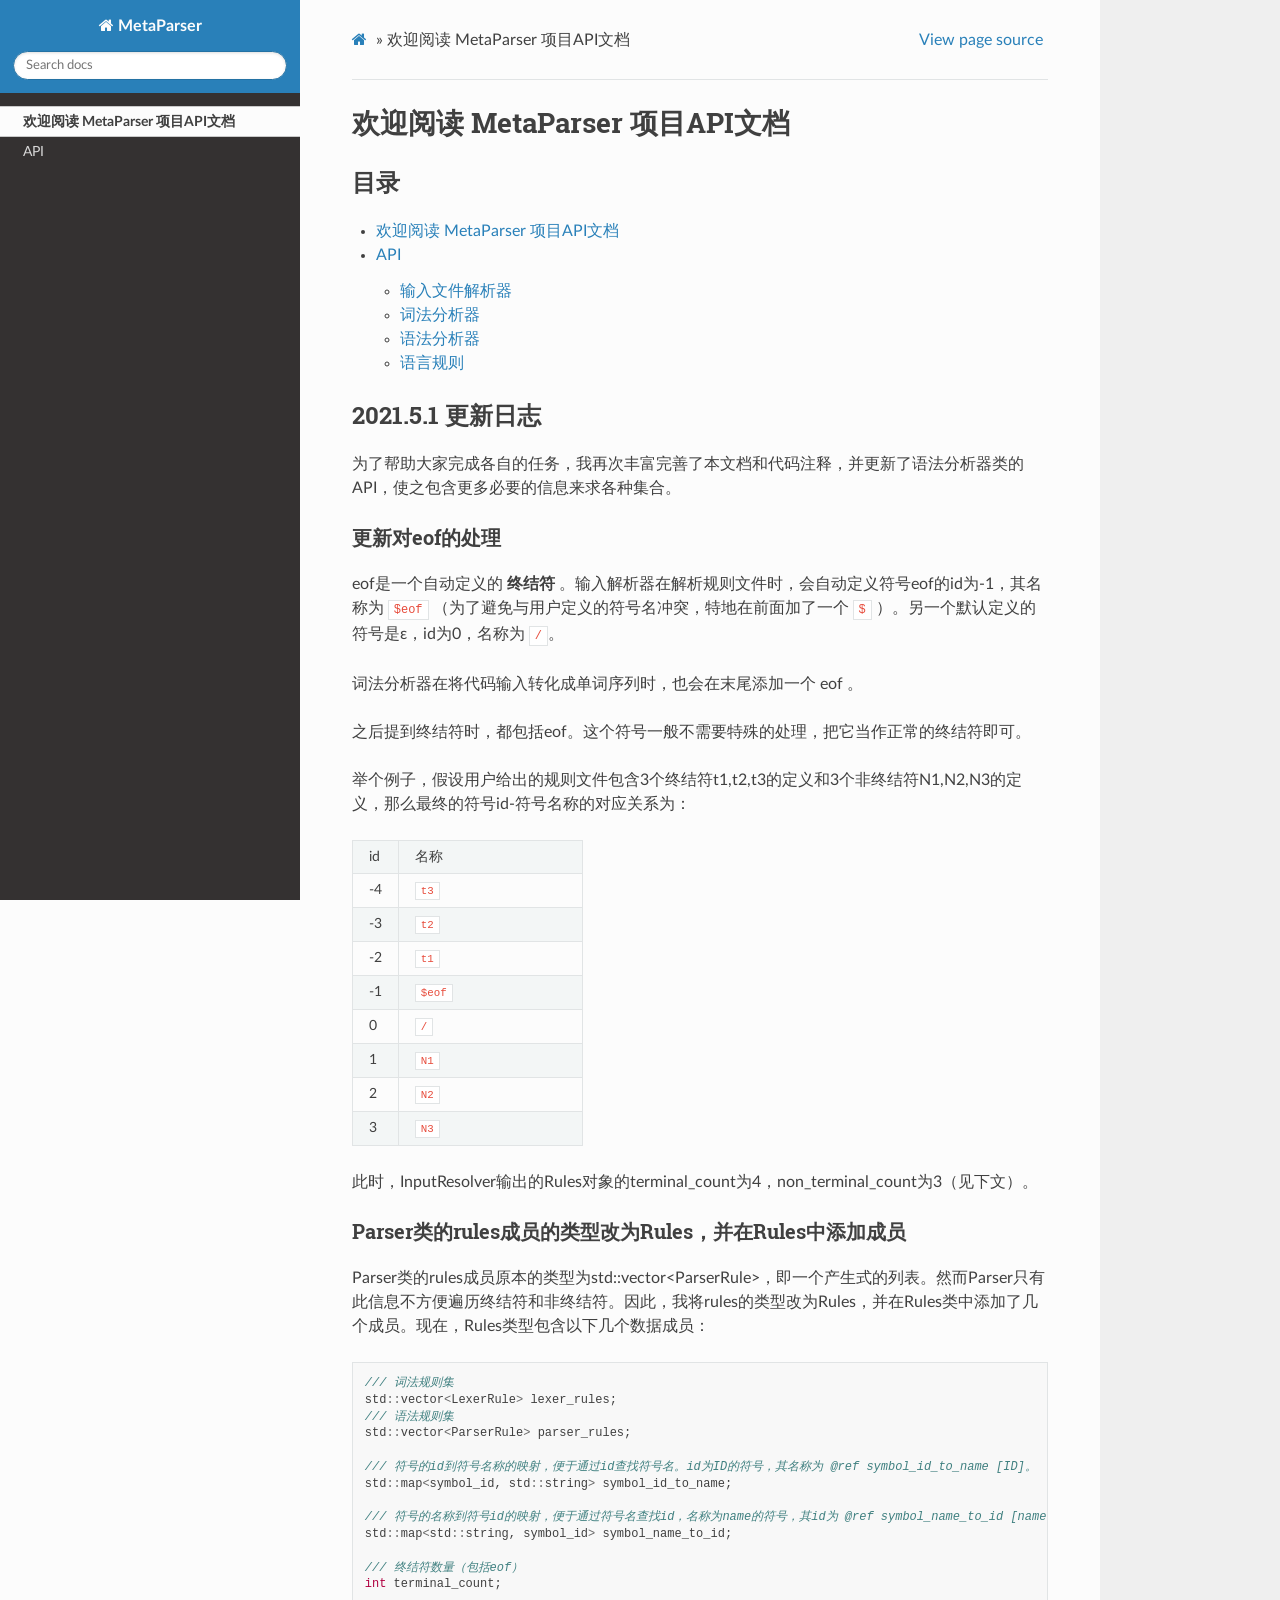
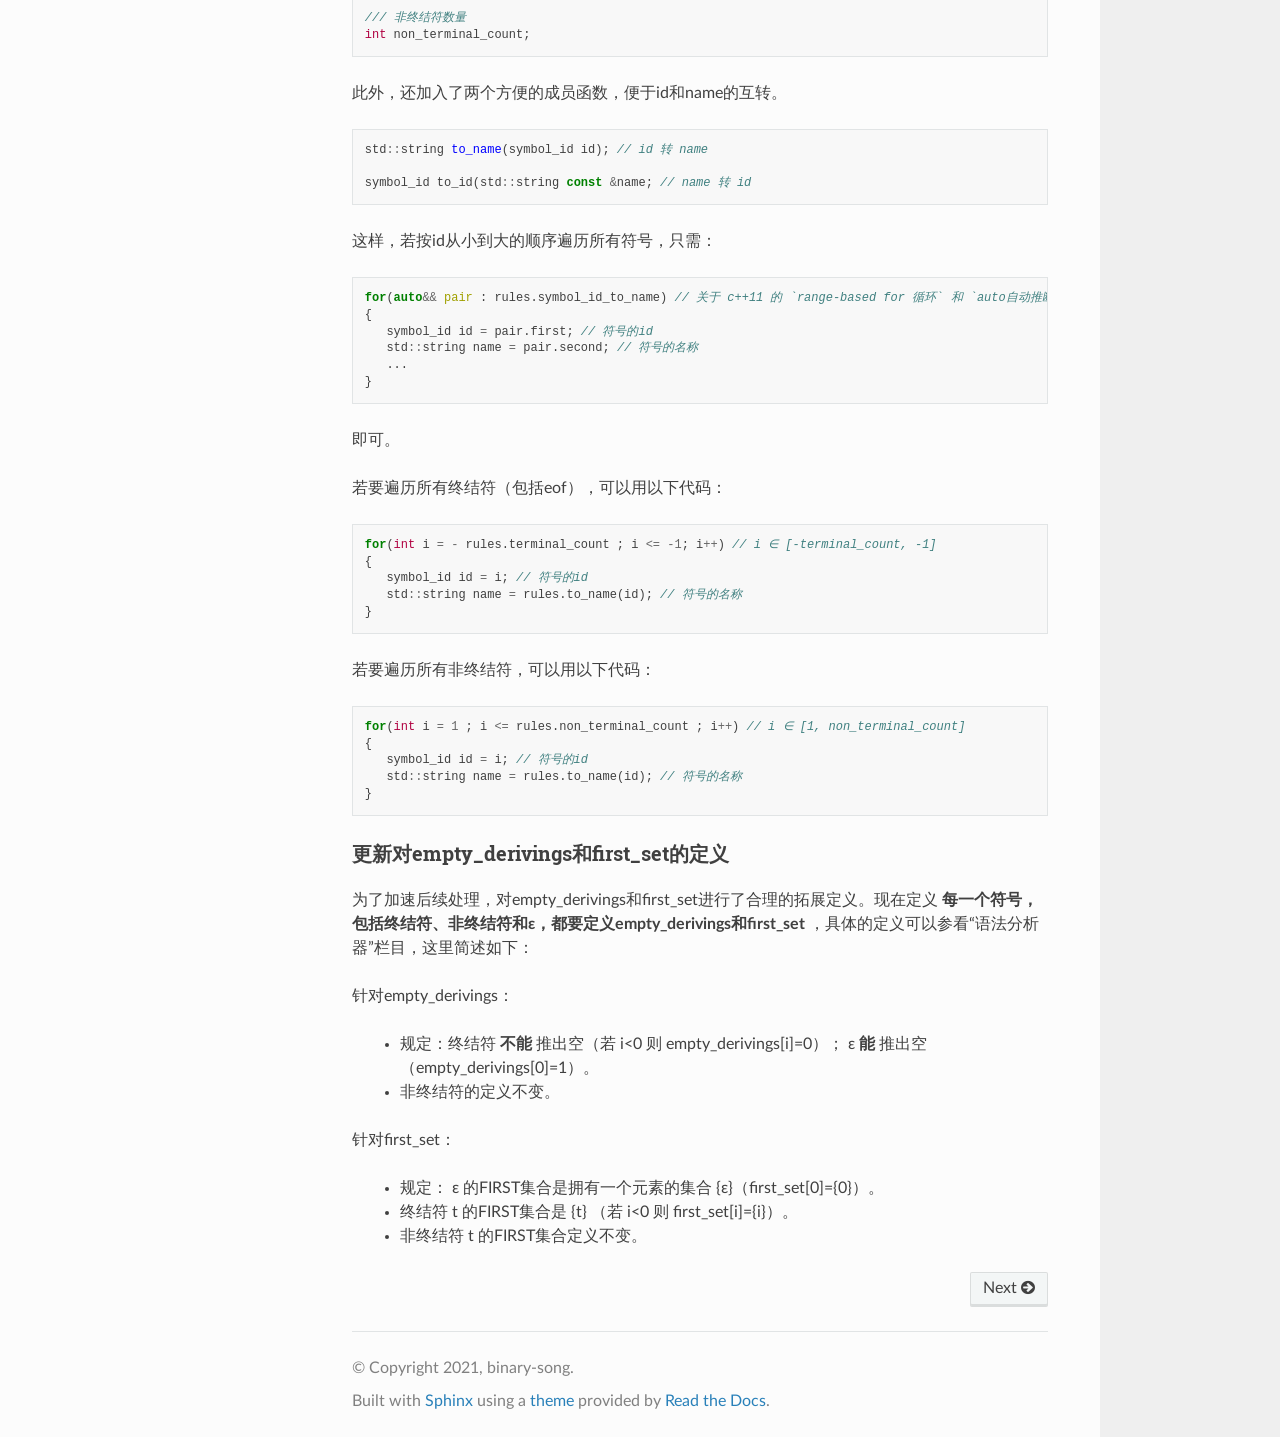
<file: index.html>
<!DOCTYPE html>
<html class="writer-html5" lang="en" >
<head>
  <meta charset="utf-8" />
  
  <meta name="viewport" content="width=device-width, initial-scale=1.0" />
  
  <title>欢迎阅读 MetaParser 项目API文档 &mdash; MetaParser  documentation</title>
  

  
  <link rel="stylesheet" href="_static/css/theme.css" type="text/css" />
  <link rel="stylesheet" href="_static/pygments.css" type="text/css" />
  <link rel="stylesheet" href="_static/pygments.css" type="text/css" />
  <link rel="stylesheet" href="_static/css/theme.css" type="text/css" />
  <link rel="stylesheet" href="_static/graphviz.css" type="text/css" />
  <link rel="stylesheet" href="_static/css/mycss.css" type="text/css" />

  
  

  
  

  

  
  <!--[if lt IE 9]>
    <script src="_static/js/html5shiv.min.js"></script>
  <![endif]-->
  
    
      <script type="text/javascript" id="documentation_options" data-url_root="./" src="_static/documentation_options.js"></script>
        <script data-url_root="./" id="documentation_options" src="_static/documentation_options.js"></script>
        <script src="_static/jquery.js"></script>
        <script src="_static/underscore.js"></script>
        <script src="_static/doctools.js"></script>
    
    <script type="text/javascript" src="_static/js/theme.js"></script>

    
    <link rel="index" title="Index" href="genindex.html" />
    <link rel="search" title="Search" href="search.html" />
    <link rel="next" title="API" href="api/index.html" /> 
</head>

<body class="wy-body-for-nav">

   
  <div class="wy-grid-for-nav">
    
    <nav data-toggle="wy-nav-shift" class="wy-nav-side">
      <div class="wy-side-scroll">
        <div class="wy-side-nav-search" >
          

          
            <a href="#" class="icon icon-home"> MetaParser
          

          
          </a>

          
            
            
          

          
<div role="search">
  <form id="rtd-search-form" class="wy-form" action="search.html" method="get">
    <input type="text" name="q" placeholder="Search docs" />
    <input type="hidden" name="check_keywords" value="yes" />
    <input type="hidden" name="area" value="default" />
  </form>
</div>

          
        </div>

        
        <div class="wy-menu wy-menu-vertical" data-spy="affix" role="navigation" aria-label="main navigation">
          
            
            
              
            
            
              <ul class="current">
<li class="toctree-l1 current"><a class="current reference internal" href="#">欢迎阅读 MetaParser 项目API文档</a></li>
<li class="toctree-l1"><a class="reference internal" href="api/index.html">API</a></li>
</ul>

            
          
        </div>
        
      </div>
    </nav>

    <section data-toggle="wy-nav-shift" class="wy-nav-content-wrap">

      
      <nav class="wy-nav-top" aria-label="top navigation">
        
          <i data-toggle="wy-nav-top" class="fa fa-bars"></i>
          <a href="#">MetaParser</a>
        
      </nav>


      <div class="wy-nav-content">
        
        <div class="rst-content">
        
          

















<div role="navigation" aria-label="breadcrumbs navigation">

  <ul class="wy-breadcrumbs">
    
      <li><a href="#" class="icon icon-home"></a> &raquo;</li>
        
      <li>欢迎阅读 MetaParser 项目API文档</li>
    
    
      <li class="wy-breadcrumbs-aside">
        
          
            <a href="_sources/index.rst.txt" rel="nofollow"> View page source</a>
          
        
      </li>
    
  </ul>

  
  <hr/>
</div>
          <div role="main" class="document" itemscope="itemscope" itemtype="http://schema.org/Article">
           <div itemprop="articleBody">
            
  <div class="section" id="metaparser-api">
<h1>欢迎阅读 MetaParser 项目API文档<a class="headerlink" href="#metaparser-api" title="Permalink to this headline">¶</a></h1>
<div class="toctree-wrapper compound">
</div>
<div class="section" id="id1">
<h2>目录<a class="headerlink" href="#id1" title="Permalink to this headline">¶</a></h2>
<div class="toctree-wrapper compound">
<ul class="current">
<li class="toctree-l1 current"><a class="current reference internal" href="#">欢迎阅读 MetaParser 项目API文档</a></li>
<li class="toctree-l1"><a class="reference internal" href="api/index.html">API</a><ul>
<li class="toctree-l2"><a class="reference internal" href="api/inrslv.html">输入文件解析器</a></li>
<li class="toctree-l2"><a class="reference internal" href="api/lexer.html">词法分析器</a></li>
<li class="toctree-l2"><a class="reference internal" href="api/parser.html">语法分析器</a></li>
<li class="toctree-l2"><a class="reference internal" href="api/rules.html">语言规则</a></li>
</ul>
</li>
</ul>
</div>
</div>
<div class="section" id="id2">
<h2>2021.5.1 更新日志<a class="headerlink" href="#id2" title="Permalink to this headline">¶</a></h2>
<p>为了帮助大家完成各自的任务，我再次丰富完善了本文档和代码注释，并更新了语法分析器类的API，使之包含更多必要的信息来求各种集合。</p>
<div class="section" id="eof">
<h3>更新对eof的处理<a class="headerlink" href="#eof" title="Permalink to this headline">¶</a></h3>
<p>eof是一个自动定义的 <strong>终结符</strong> 。输入解析器在解析规则文件时，会自动定义符号eof的id为-1，其名称为 <code class="docutils literal notranslate"><span class="pre">$eof</span></code> （为了避免与用户定义的符号名冲突，特地在前面加了一个 <code class="docutils literal notranslate"><span class="pre">$</span></code>  ）。另一个默认定义的符号是ε，id为0，名称为 <code class="docutils literal notranslate"><span class="pre">/</span></code>。</p>
<p>词法分析器在将代码输入转化成单词序列时，也会在末尾添加一个 eof 。</p>
<p>之后提到终结符时，都包括eof。这个符号一般不需要特殊的处理，把它当作正常的终结符即可。</p>
<p>举个例子，假设用户给出的规则文件包含3个终结符t1,t2,t3的定义和3个非终结符N1,N2,N3的定义，那么最终的符号id-符号名称的对应关系为：</p>
<table class="docutils align-default">
<colgroup>
<col style="width: 20%" />
<col style="width: 80%" />
</colgroup>
<tbody>
<tr class="row-odd"><td><p>id</p></td>
<td><p>名称</p></td>
</tr>
<tr class="row-even"><td><p>-4</p></td>
<td><p><code class="docutils literal notranslate"><span class="pre">t3</span></code></p></td>
</tr>
<tr class="row-odd"><td><p>-3</p></td>
<td><p><code class="docutils literal notranslate"><span class="pre">t2</span></code></p></td>
</tr>
<tr class="row-even"><td><p>-2</p></td>
<td><p><code class="docutils literal notranslate"><span class="pre">t1</span></code></p></td>
</tr>
<tr class="row-odd"><td><p>-1</p></td>
<td><p><code class="docutils literal notranslate"><span class="pre">$eof</span></code></p></td>
</tr>
<tr class="row-even"><td><p>0</p></td>
<td><p><code class="docutils literal notranslate"><span class="pre">/</span></code></p></td>
</tr>
<tr class="row-odd"><td><p>1</p></td>
<td><p><code class="docutils literal notranslate"><span class="pre">N1</span></code></p></td>
</tr>
<tr class="row-even"><td><p>2</p></td>
<td><p><code class="docutils literal notranslate"><span class="pre">N2</span></code></p></td>
</tr>
<tr class="row-odd"><td><p>3</p></td>
<td><p><code class="docutils literal notranslate"><span class="pre">N3</span></code></p></td>
</tr>
</tbody>
</table>
<p>此时，InputResolver输出的Rules对象的terminal_count为4，non_terminal_count为3（见下文）。</p>
</div>
<div class="section" id="parserrulesrules-rules">
<h3>Parser类的rules成员的类型改为Rules，并在Rules中添加成员<a class="headerlink" href="#parserrulesrules-rules" title="Permalink to this headline">¶</a></h3>
<p>Parser类的rules成员原本的类型为std::vector&lt;ParserRule&gt;，即一个产生式的列表。然而Parser只有此信息不方便遍历终结符和非终结符。因此，我将rules的类型改为Rules，并在Rules类中添加了几个成员。现在，Rules类型包含以下几个数据成员：</p>
<div class="highlight-cpp notranslate"><div class="highlight"><pre><span></span><span class="c1">/// 词法规则集</span>
<span class="n">std</span><span class="o">::</span><span class="n">vector</span><span class="o">&lt;</span><span class="n">LexerRule</span><span class="o">&gt;</span> <span class="n">lexer_rules</span><span class="p">;</span>
<span class="c1">/// 语法规则集</span>
<span class="n">std</span><span class="o">::</span><span class="n">vector</span><span class="o">&lt;</span><span class="n">ParserRule</span><span class="o">&gt;</span> <span class="n">parser_rules</span><span class="p">;</span>

<span class="c1">/// 符号的id到符号名称的映射，便于通过id查找符号名。id为ID的符号，其名称为 @ref symbol_id_to_name [ID]。</span>
<span class="n">std</span><span class="o">::</span><span class="n">map</span><span class="o">&lt;</span><span class="n">symbol_id</span><span class="p">,</span> <span class="n">std</span><span class="o">::</span><span class="n">string</span><span class="o">&gt;</span> <span class="n">symbol_id_to_name</span><span class="p">;</span>

<span class="c1">/// 符号的名称到符号id的映射，便于通过符号名查找id，名称为name的符号，其id为 @ref symbol_name_to_id [name]。</span>
<span class="n">std</span><span class="o">::</span><span class="n">map</span><span class="o">&lt;</span><span class="n">std</span><span class="o">::</span><span class="n">string</span><span class="p">,</span> <span class="n">symbol_id</span><span class="o">&gt;</span> <span class="n">symbol_name_to_id</span><span class="p">;</span>

<span class="c1">/// 终结符数量（包括eof）</span>
<span class="kt">int</span> <span class="n">terminal_count</span><span class="p">;</span>

<span class="c1">/// 非终结符数量</span>
<span class="kt">int</span> <span class="n">non_terminal_count</span><span class="p">;</span>
</pre></div>
</div>
<p>此外，还加入了两个方便的成员函数，便于id和name的互转。</p>
<div class="highlight-cpp notranslate"><div class="highlight"><pre><span></span><span class="n">std</span><span class="o">::</span><span class="n">string</span> <span class="nf">to_name</span><span class="p">(</span><span class="n">symbol_id</span> <span class="n">id</span><span class="p">);</span> <span class="c1">// id 转 name</span>

<span class="n">symbol_id</span> <span class="n">to_id</span><span class="p">(</span><span class="n">std</span><span class="o">::</span><span class="n">string</span> <span class="k">const</span> <span class="o">&amp;</span><span class="n">name</span><span class="p">;</span> <span class="c1">// name 转 id</span>
</pre></div>
</div>
<p>这样，若按id从小到大的顺序遍历所有符号，只需：</p>
<div class="highlight-cpp notranslate"><div class="highlight"><pre><span></span><span class="k">for</span><span class="p">(</span><span class="k">auto</span><span class="o">&amp;&amp;</span> <span class="nl">pair</span> <span class="p">:</span> <span class="n">rules</span><span class="p">.</span><span class="n">symbol_id_to_name</span><span class="p">)</span> <span class="c1">// 关于 c++11 的 `range-based for 循环` 和 `auto自动推断类型`，请参看百度。</span>
<span class="p">{</span>
   <span class="n">symbol_id</span> <span class="n">id</span> <span class="o">=</span> <span class="n">pair</span><span class="p">.</span><span class="n">first</span><span class="p">;</span> <span class="c1">// 符号的id</span>
   <span class="n">std</span><span class="o">::</span><span class="n">string</span> <span class="n">name</span> <span class="o">=</span> <span class="n">pair</span><span class="p">.</span><span class="n">second</span><span class="p">;</span> <span class="c1">// 符号的名称</span>
   <span class="p">...</span>
<span class="p">}</span>
</pre></div>
</div>
<p>即可。</p>
<p>若要遍历所有终结符（包括eof），可以用以下代码：</p>
<div class="highlight-cpp notranslate"><div class="highlight"><pre><span></span><span class="k">for</span><span class="p">(</span><span class="kt">int</span> <span class="n">i</span> <span class="o">=</span> <span class="o">-</span> <span class="n">rules</span><span class="p">.</span><span class="n">terminal_count</span> <span class="p">;</span> <span class="n">i</span> <span class="o">&lt;=</span> <span class="mi">-1</span><span class="p">;</span> <span class="n">i</span><span class="o">++</span><span class="p">)</span> <span class="c1">// i ∈ [-terminal_count, -1]</span>
<span class="p">{</span>
   <span class="n">symbol_id</span> <span class="n">id</span> <span class="o">=</span> <span class="n">i</span><span class="p">;</span> <span class="c1">// 符号的id</span>
   <span class="n">std</span><span class="o">::</span><span class="n">string</span> <span class="n">name</span> <span class="o">=</span> <span class="n">rules</span><span class="p">.</span><span class="n">to_name</span><span class="p">(</span><span class="n">id</span><span class="p">);</span> <span class="c1">// 符号的名称</span>
<span class="p">}</span>
</pre></div>
</div>
<p>若要遍历所有非终结符，可以用以下代码：</p>
<div class="highlight-cpp notranslate"><div class="highlight"><pre><span></span><span class="k">for</span><span class="p">(</span><span class="kt">int</span> <span class="n">i</span> <span class="o">=</span> <span class="mi">1</span> <span class="p">;</span> <span class="n">i</span> <span class="o">&lt;=</span> <span class="n">rules</span><span class="p">.</span><span class="n">non_terminal_count</span> <span class="p">;</span> <span class="n">i</span><span class="o">++</span><span class="p">)</span> <span class="c1">// i ∈ [1, non_terminal_count]</span>
<span class="p">{</span>
   <span class="n">symbol_id</span> <span class="n">id</span> <span class="o">=</span> <span class="n">i</span><span class="p">;</span> <span class="c1">// 符号的id</span>
   <span class="n">std</span><span class="o">::</span><span class="n">string</span> <span class="n">name</span> <span class="o">=</span> <span class="n">rules</span><span class="p">.</span><span class="n">to_name</span><span class="p">(</span><span class="n">id</span><span class="p">);</span> <span class="c1">// 符号的名称</span>
<span class="p">}</span>
</pre></div>
</div>
</div>
<div class="section" id="empty-derivingsfirst-set">
<h3>更新对empty_derivings和first_set的定义<a class="headerlink" href="#empty-derivingsfirst-set" title="Permalink to this headline">¶</a></h3>
<p>为了加速后续处理，对empty_derivings和first_set进行了合理的拓展定义。现在定义 <strong>每一个符号，包括终结符、非终结符和ε，都要定义empty_derivings和first_set</strong> ，具体的定义可以参看“语法分析器”栏目，这里简述如下：</p>
<p>针对empty_derivings：</p>
<blockquote>
<div><ul class="simple">
<li><p>规定：终结符 <strong>不能</strong> 推出空（若 i&lt;0 则 empty_derivings[i]=0）； ε <strong>能</strong> 推出空（empty_derivings[0]=1）。</p></li>
<li><p>非终结符的定义不变。</p></li>
</ul>
</div></blockquote>
<p>针对first_set：</p>
<blockquote>
<div><ul class="simple">
<li><p>规定： ε 的FIRST集合是拥有一个元素的集合 {ε}（first_set[0]={0}）。</p></li>
<li><p>终结符 t 的FIRST集合是 {t} （若 i&lt;0 则 first_set[i]={i}）。</p></li>
<li><p>非终结符 t 的FIRST集合定义不变。</p></li>
</ul>
</div></blockquote>
</div>
</div>
</div>


           </div>
           
          </div>
          <footer>
    <div class="rst-footer-buttons" role="navigation" aria-label="footer navigation">
        <a href="api/index.html" class="btn btn-neutral float-right" title="API" accesskey="n" rel="next">Next <span class="fa fa-arrow-circle-right" aria-hidden="true"></span></a>
    </div>

  <hr/>

  <div role="contentinfo">
    <p>
        &#169; Copyright 2021, binary-song.

    </p>
  </div>
    
    
    
    Built with <a href="https://www.sphinx-doc.org/">Sphinx</a> using a
    
    <a href="https://github.com/readthedocs/sphinx_rtd_theme">theme</a>
    
    provided by <a href="https://readthedocs.org">Read the Docs</a>. 

</footer>
        </div>
      </div>

    </section>

  </div>
  

  <script type="text/javascript">
      jQuery(function () {
          SphinxRtdTheme.Navigation.enable(true);
      });
  </script>

  
  
    
   

</body>
</html>
</file>
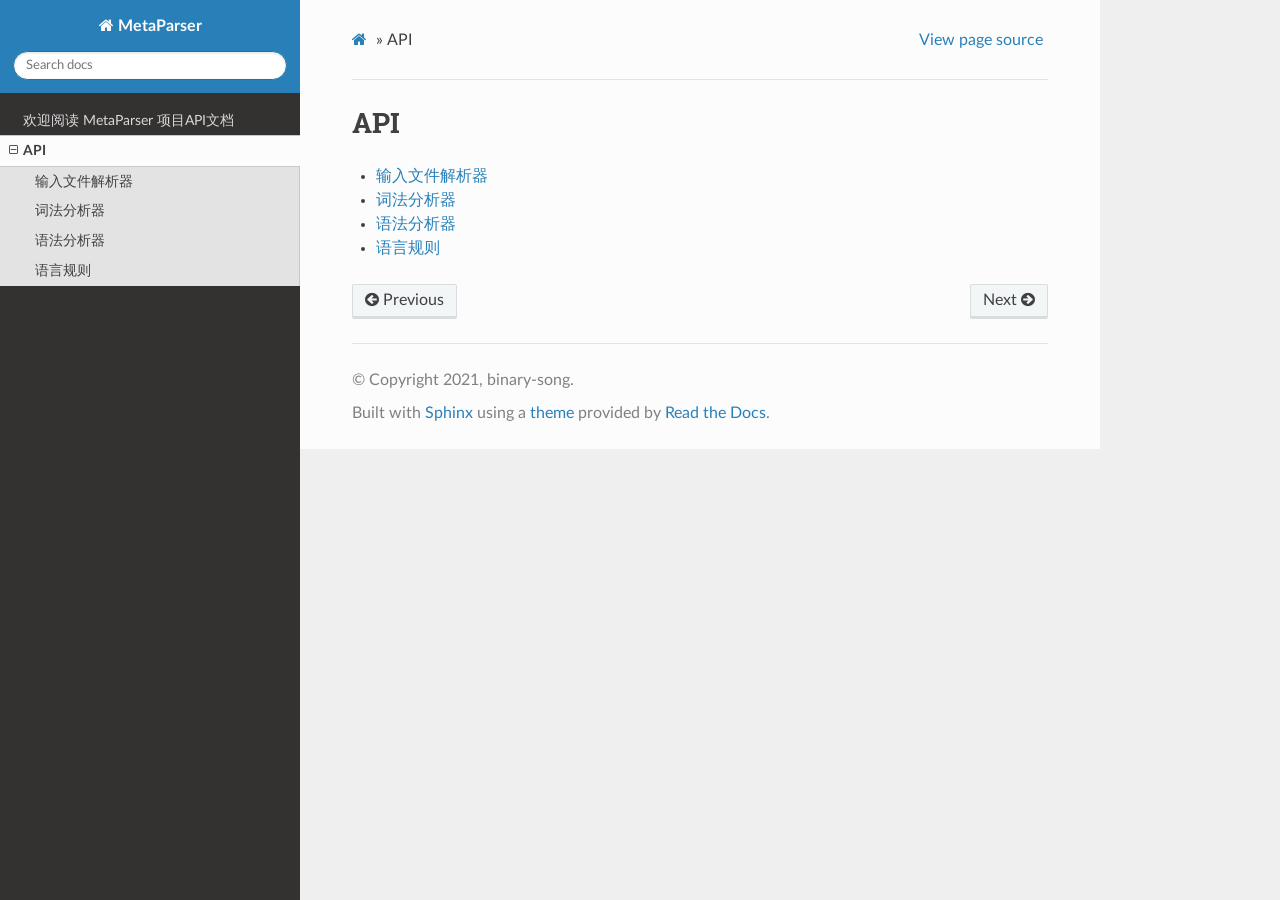
<file: api/index.html>
<!DOCTYPE html>
<html class="writer-html5" lang="en" >
<head>
  <meta charset="utf-8" />
  
  <meta name="viewport" content="width=device-width, initial-scale=1.0" />
  
  <title>API &mdash; MetaParser  documentation</title>
  

  
  <link rel="stylesheet" href="../_static/css/theme.css" type="text/css" />
  <link rel="stylesheet" href="../_static/pygments.css" type="text/css" />
  <link rel="stylesheet" href="../_static/pygments.css" type="text/css" />
  <link rel="stylesheet" href="../_static/css/theme.css" type="text/css" />
  <link rel="stylesheet" href="../_static/graphviz.css" type="text/css" />
  <link rel="stylesheet" href="../_static/css/mycss.css" type="text/css" />

  
  

  
  

  

  
  <!--[if lt IE 9]>
    <script src="../_static/js/html5shiv.min.js"></script>
  <![endif]-->
  
    
      <script type="text/javascript" id="documentation_options" data-url_root="../" src="../_static/documentation_options.js"></script>
        <script data-url_root="../" id="documentation_options" src="../_static/documentation_options.js"></script>
        <script src="../_static/jquery.js"></script>
        <script src="../_static/underscore.js"></script>
        <script src="../_static/doctools.js"></script>
    
    <script type="text/javascript" src="../_static/js/theme.js"></script>

    
    <link rel="index" title="Index" href="../genindex.html" />
    <link rel="search" title="Search" href="../search.html" />
    <link rel="next" title="输入文件解析器" href="inrslv.html" />
    <link rel="prev" title="欢迎阅读 MetaParser 项目API文档" href="../index.html" /> 
</head>

<body class="wy-body-for-nav">

   
  <div class="wy-grid-for-nav">
    
    <nav data-toggle="wy-nav-shift" class="wy-nav-side">
      <div class="wy-side-scroll">
        <div class="wy-side-nav-search" >
          

          
            <a href="../index.html" class="icon icon-home"> MetaParser
          

          
          </a>

          
            
            
          

          
<div role="search">
  <form id="rtd-search-form" class="wy-form" action="../search.html" method="get">
    <input type="text" name="q" placeholder="Search docs" />
    <input type="hidden" name="check_keywords" value="yes" />
    <input type="hidden" name="area" value="default" />
  </form>
</div>

          
        </div>

        
        <div class="wy-menu wy-menu-vertical" data-spy="affix" role="navigation" aria-label="main navigation">
          
            
            
              
            
            
              <ul class="current">
<li class="toctree-l1"><a class="reference internal" href="../index.html">欢迎阅读 MetaParser 项目API文档</a></li>
<li class="toctree-l1 current"><a class="current reference internal" href="#">API</a><ul>
<li class="toctree-l2"><a class="reference internal" href="inrslv.html">输入文件解析器</a></li>
<li class="toctree-l2"><a class="reference internal" href="lexer.html">词法分析器</a></li>
<li class="toctree-l2"><a class="reference internal" href="parser.html">语法分析器</a></li>
<li class="toctree-l2"><a class="reference internal" href="rules.html">语言规则</a></li>
</ul>
</li>
</ul>

            
          
        </div>
        
      </div>
    </nav>

    <section data-toggle="wy-nav-shift" class="wy-nav-content-wrap">

      
      <nav class="wy-nav-top" aria-label="top navigation">
        
          <i data-toggle="wy-nav-top" class="fa fa-bars"></i>
          <a href="../index.html">MetaParser</a>
        
      </nav>


      <div class="wy-nav-content">
        
        <div class="rst-content">
        
          

















<div role="navigation" aria-label="breadcrumbs navigation">

  <ul class="wy-breadcrumbs">
    
      <li><a href="../index.html" class="icon icon-home"></a> &raquo;</li>
        
      <li>API</li>
    
    
      <li class="wy-breadcrumbs-aside">
        
          
            <a href="../_sources/api/index.rst.txt" rel="nofollow"> View page source</a>
          
        
      </li>
    
  </ul>

  
  <hr/>
</div>
          <div role="main" class="document" itemscope="itemscope" itemtype="http://schema.org/Article">
           <div itemprop="articleBody">
            
  <div class="section" id="api">
<span id="api-api"></span><h1>API<a class="headerlink" href="#api" title="Permalink to this headline">¶</a></h1>
<div class="toctree-wrapper compound">
<ul>
<li class="toctree-l1"><a class="reference internal" href="inrslv.html">输入文件解析器</a></li>
<li class="toctree-l1"><a class="reference internal" href="lexer.html">词法分析器</a></li>
<li class="toctree-l1"><a class="reference internal" href="parser.html">语法分析器</a></li>
<li class="toctree-l1"><a class="reference internal" href="rules.html">语言规则</a></li>
</ul>
</div>
</div>


           </div>
           
          </div>
          <footer>
    <div class="rst-footer-buttons" role="navigation" aria-label="footer navigation">
        <a href="inrslv.html" class="btn btn-neutral float-right" title="输入文件解析器" accesskey="n" rel="next">Next <span class="fa fa-arrow-circle-right" aria-hidden="true"></span></a>
        <a href="../index.html" class="btn btn-neutral float-left" title="欢迎阅读 MetaParser 项目API文档" accesskey="p" rel="prev"><span class="fa fa-arrow-circle-left" aria-hidden="true"></span> Previous</a>
    </div>

  <hr/>

  <div role="contentinfo">
    <p>
        &#169; Copyright 2021, binary-song.

    </p>
  </div>
    
    
    
    Built with <a href="https://www.sphinx-doc.org/">Sphinx</a> using a
    
    <a href="https://github.com/readthedocs/sphinx_rtd_theme">theme</a>
    
    provided by <a href="https://readthedocs.org">Read the Docs</a>. 

</footer>
        </div>
      </div>

    </section>

  </div>
  

  <script type="text/javascript">
      jQuery(function () {
          SphinxRtdTheme.Navigation.enable(true);
      });
  </script>

  
  
    
   

</body>
</html>
</file>
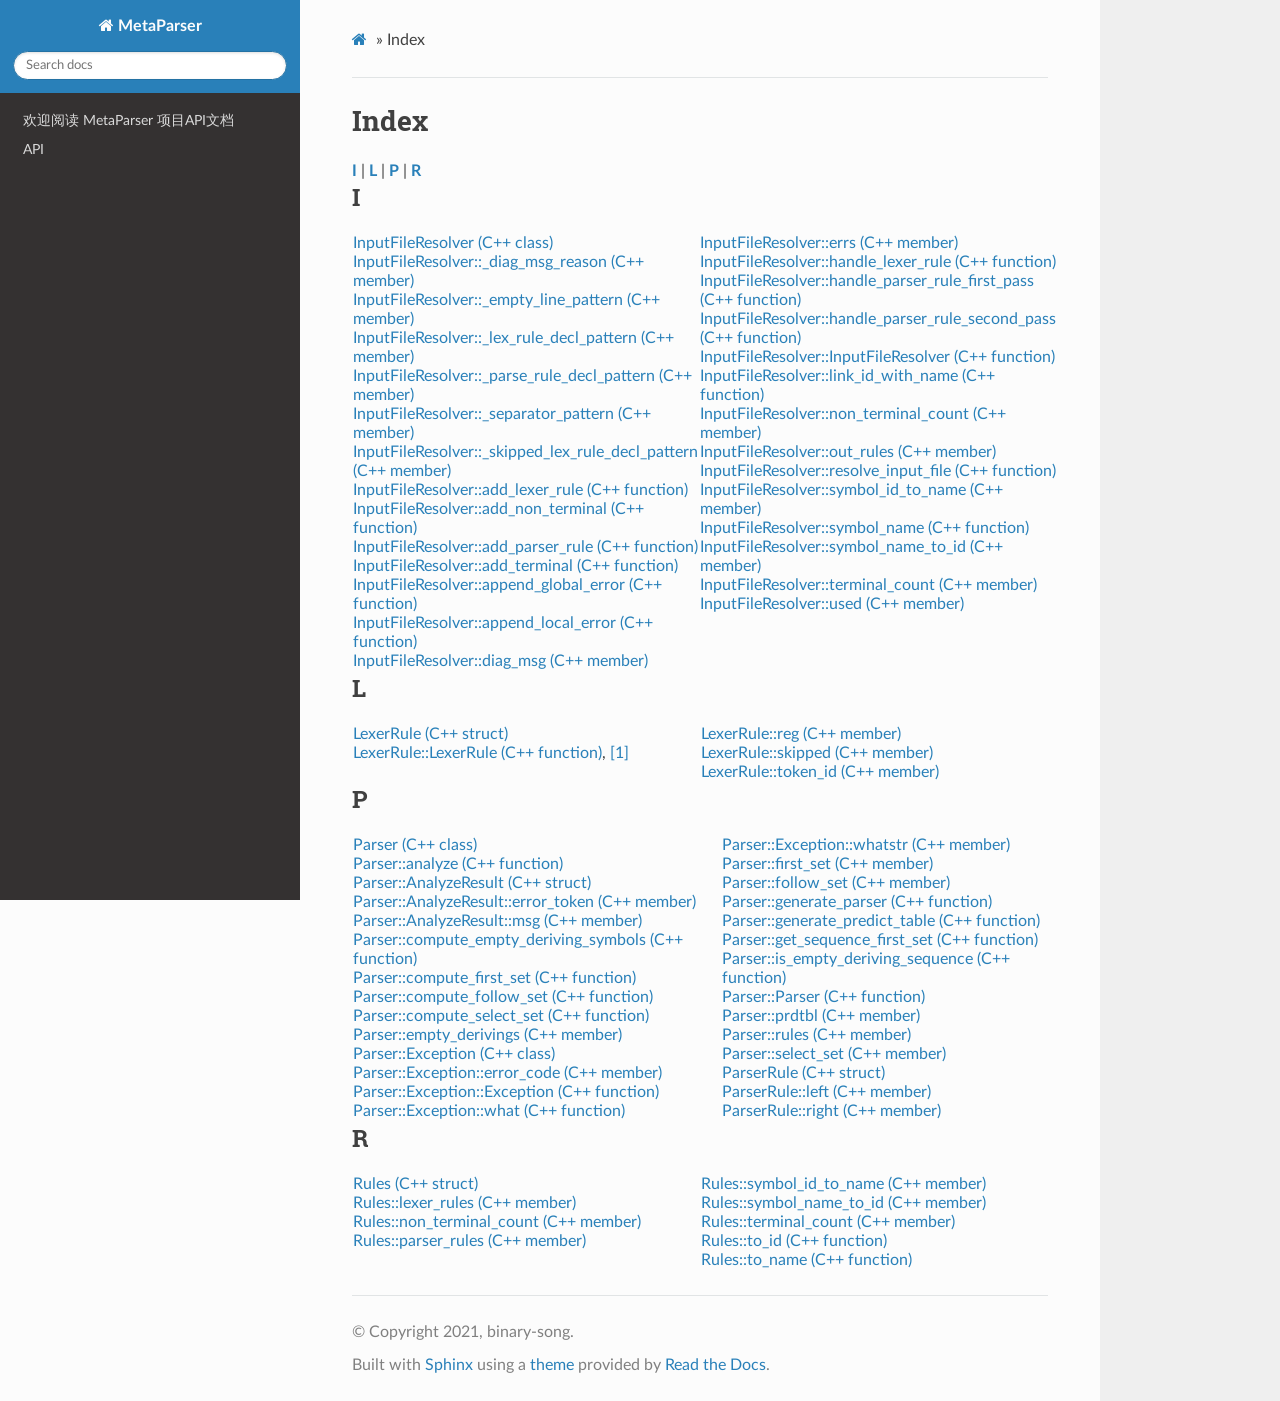
<file: genindex.html>
<!DOCTYPE html>
<html class="writer-html5" lang="en" >
<head>
  <meta charset="utf-8" />
  
  <meta name="viewport" content="width=device-width, initial-scale=1.0" />
  
  <title>Index &mdash; MetaParser  documentation</title>
  

  
  <link rel="stylesheet" href="_static/css/theme.css" type="text/css" />
  <link rel="stylesheet" href="_static/pygments.css" type="text/css" />
  <link rel="stylesheet" href="_static/pygments.css" type="text/css" />
  <link rel="stylesheet" href="_static/css/theme.css" type="text/css" />
  <link rel="stylesheet" href="_static/graphviz.css" type="text/css" />
  <link rel="stylesheet" href="_static/css/mycss.css" type="text/css" />

  
  

  
  

  

  
  <!--[if lt IE 9]>
    <script src="_static/js/html5shiv.min.js"></script>
  <![endif]-->
  
    
      <script type="text/javascript" id="documentation_options" data-url_root="./" src="_static/documentation_options.js"></script>
        <script data-url_root="./" id="documentation_options" src="_static/documentation_options.js"></script>
        <script src="_static/jquery.js"></script>
        <script src="_static/underscore.js"></script>
        <script src="_static/doctools.js"></script>
    
    <script type="text/javascript" src="_static/js/theme.js"></script>

    
    <link rel="index" title="Index" href="#" />
    <link rel="search" title="Search" href="search.html" /> 
</head>

<body class="wy-body-for-nav">

   
  <div class="wy-grid-for-nav">
    
    <nav data-toggle="wy-nav-shift" class="wy-nav-side">
      <div class="wy-side-scroll">
        <div class="wy-side-nav-search" >
          

          
            <a href="index.html" class="icon icon-home"> MetaParser
          

          
          </a>

          
            
            
          

          
<div role="search">
  <form id="rtd-search-form" class="wy-form" action="search.html" method="get">
    <input type="text" name="q" placeholder="Search docs" />
    <input type="hidden" name="check_keywords" value="yes" />
    <input type="hidden" name="area" value="default" />
  </form>
</div>

          
        </div>

        
        <div class="wy-menu wy-menu-vertical" data-spy="affix" role="navigation" aria-label="main navigation">
          
            
            
              
            
            
              <ul>
<li class="toctree-l1"><a class="reference internal" href="index.html">欢迎阅读 MetaParser 项目API文档</a></li>
<li class="toctree-l1"><a class="reference internal" href="api/index.html">API</a></li>
</ul>

            
          
        </div>
        
      </div>
    </nav>

    <section data-toggle="wy-nav-shift" class="wy-nav-content-wrap">

      
      <nav class="wy-nav-top" aria-label="top navigation">
        
          <i data-toggle="wy-nav-top" class="fa fa-bars"></i>
          <a href="index.html">MetaParser</a>
        
      </nav>


      <div class="wy-nav-content">
        
        <div class="rst-content">
        
          

















<div role="navigation" aria-label="breadcrumbs navigation">

  <ul class="wy-breadcrumbs">
    
      <li><a href="index.html" class="icon icon-home"></a> &raquo;</li>
        
      <li>Index</li>
    
    
      <li class="wy-breadcrumbs-aside">
        
          
        
      </li>
    
  </ul>

  
  <hr/>
</div>
          <div role="main" class="document" itemscope="itemscope" itemtype="http://schema.org/Article">
           <div itemprop="articleBody">
            

<h1 id="index">Index</h1>

<div class="genindex-jumpbox">
 <a href="#I"><strong>I</strong></a>
 | <a href="#L"><strong>L</strong></a>
 | <a href="#P"><strong>P</strong></a>
 | <a href="#R"><strong>R</strong></a>
 
</div>
<h2 id="I">I</h2>
<table style="width: 100%" class="indextable genindextable"><tr>
  <td style="width: 33%; vertical-align: top;"><ul>
      <li><a href="api/inrslv.html#_CPPv417InputFileResolver">InputFileResolver (C++ class)</a>
</li>
      <li><a href="api/inrslv.html#_CPPv4N17InputFileResolver16_diag_msg_reasonE">InputFileResolver::_diag_msg_reason (C++ member)</a>
</li>
      <li><a href="api/inrslv.html#_CPPv4N17InputFileResolver19_empty_line_patternE">InputFileResolver::_empty_line_pattern (C++ member)</a>
</li>
      <li><a href="api/inrslv.html#_CPPv4N17InputFileResolver22_lex_rule_decl_patternE">InputFileResolver::_lex_rule_decl_pattern (C++ member)</a>
</li>
      <li><a href="api/inrslv.html#_CPPv4N17InputFileResolver24_parse_rule_decl_patternE">InputFileResolver::_parse_rule_decl_pattern (C++ member)</a>
</li>
      <li><a href="api/inrslv.html#_CPPv4N17InputFileResolver18_separator_patternE">InputFileResolver::_separator_pattern (C++ member)</a>
</li>
      <li><a href="api/inrslv.html#_CPPv4N17InputFileResolver30_skipped_lex_rule_decl_patternE">InputFileResolver::_skipped_lex_rule_decl_pattern (C++ member)</a>
</li>
      <li><a href="api/inrslv.html#_CPPv4N17InputFileResolver14add_lexer_ruleE9symbol_idRNSt6stringEb">InputFileResolver::add_lexer_rule (C++ function)</a>
</li>
      <li><a href="api/inrslv.html#_CPPv4N17InputFileResolver16add_non_terminalERKNSt6stringE">InputFileResolver::add_non_terminal (C++ function)</a>
</li>
      <li><a href="api/inrslv.html#_CPPv4N17InputFileResolver15add_parser_ruleERKNSt6stringERKNSt6vectorINSt6stringEEE">InputFileResolver::add_parser_rule (C++ function)</a>
</li>
      <li><a href="api/inrslv.html#_CPPv4N17InputFileResolver12add_terminalERKNSt6stringE">InputFileResolver::add_terminal (C++ function)</a>
</li>
      <li><a href="api/inrslv.html#_CPPv4N17InputFileResolver19append_global_errorEiRKNSt6stringERKNSt6stringE">InputFileResolver::append_global_error (C++ function)</a>
</li>
      <li><a href="api/inrslv.html#_CPPv4N17InputFileResolver18append_local_errorEiRKNSt6stringEiRKNSt6stringE">InputFileResolver::append_local_error (C++ function)</a>
</li>
      <li><a href="api/inrslv.html#_CPPv4N17InputFileResolver8diag_msgE">InputFileResolver::diag_msg (C++ member)</a>
</li>
  </ul></td>
  <td style="width: 33%; vertical-align: top;"><ul>
      <li><a href="api/inrslv.html#_CPPv4N17InputFileResolver4errsE">InputFileResolver::errs (C++ member)</a>
</li>
      <li><a href="api/inrslv.html#_CPPv4N17InputFileResolver17handle_lexer_ruleERKNSt6stringERNSt6smatchEb">InputFileResolver::handle_lexer_rule (C++ function)</a>
</li>
      <li><a href="api/inrslv.html#_CPPv4N17InputFileResolver29handle_parser_rule_first_passERKNSt6stringERNSt6smatchE">InputFileResolver::handle_parser_rule_first_pass (C++ function)</a>
</li>
      <li><a href="api/inrslv.html#_CPPv4N17InputFileResolver30handle_parser_rule_second_passERKNSt6stringERNSt6smatchE">InputFileResolver::handle_parser_rule_second_pass (C++ function)</a>
</li>
      <li><a href="api/inrslv.html#_CPPv4N17InputFileResolver17InputFileResolverEv">InputFileResolver::InputFileResolver (C++ function)</a>
</li>
      <li><a href="api/inrslv.html#_CPPv4N17InputFileResolver17link_id_with_nameE9symbol_idRKNSt6stringE">InputFileResolver::link_id_with_name (C++ function)</a>
</li>
      <li><a href="api/inrslv.html#_CPPv4N17InputFileResolver18non_terminal_countE">InputFileResolver::non_terminal_count (C++ member)</a>
</li>
      <li><a href="api/inrslv.html#_CPPv4N17InputFileResolver9out_rulesE">InputFileResolver::out_rules (C++ member)</a>
</li>
      <li><a href="api/inrslv.html#_CPPv4N17InputFileResolver18resolve_input_fileEPKcR5Rules">InputFileResolver::resolve_input_file (C++ function)</a>
</li>
      <li><a href="api/inrslv.html#_CPPv4N17InputFileResolver17symbol_id_to_nameE">InputFileResolver::symbol_id_to_name (C++ member)</a>
</li>
      <li><a href="api/inrslv.html#_CPPv4N17InputFileResolver11symbol_nameE9symbol_id">InputFileResolver::symbol_name (C++ function)</a>
</li>
      <li><a href="api/inrslv.html#_CPPv4N17InputFileResolver17symbol_name_to_idE">InputFileResolver::symbol_name_to_id (C++ member)</a>
</li>
      <li><a href="api/inrslv.html#_CPPv4N17InputFileResolver14terminal_countE">InputFileResolver::terminal_count (C++ member)</a>
</li>
      <li><a href="api/inrslv.html#_CPPv4N17InputFileResolver4usedE">InputFileResolver::used (C++ member)</a>
</li>
  </ul></td>
</tr></table>

<h2 id="L">L</h2>
<table style="width: 100%" class="indextable genindextable"><tr>
  <td style="width: 33%; vertical-align: top;"><ul>
      <li><a href="api/rules.html#_CPPv49LexerRule">LexerRule (C++ struct)</a>
</li>
      <li><a href="api/rules.html#_CPPv4N9LexerRule9LexerRuleE9symbol_id">LexerRule::LexerRule (C++ function)</a>, <a href="api/rules.html#_CPPv4N9LexerRule9LexerRuleE9symbol_idRKNSt6stringEb">[1]</a>
</li>
  </ul></td>
  <td style="width: 33%; vertical-align: top;"><ul>
      <li><a href="api/rules.html#_CPPv4N9LexerRule3regE">LexerRule::reg (C++ member)</a>
</li>
      <li><a href="api/rules.html#_CPPv4N9LexerRule7skippedE">LexerRule::skipped (C++ member)</a>
</li>
      <li><a href="api/rules.html#_CPPv4N9LexerRule8token_idE">LexerRule::token_id (C++ member)</a>
</li>
  </ul></td>
</tr></table>

<h2 id="P">P</h2>
<table style="width: 100%" class="indextable genindextable"><tr>
  <td style="width: 33%; vertical-align: top;"><ul>
      <li><a href="api/parser.html#_CPPv46Parser">Parser (C++ class)</a>
</li>
      <li><a href="api/parser.html#_CPPv4N6Parser7analyzeERKNSt6stringERKNSt6stringERKNSt6vectorI5TokenEER10SyntaxTreeR13AnalyzeResult">Parser::analyze (C++ function)</a>
</li>
      <li><a href="api/parser.html#_CPPv4N6Parser13AnalyzeResultE">Parser::AnalyzeResult (C++ struct)</a>
</li>
      <li><a href="api/parser.html#_CPPv4N6Parser13AnalyzeResult11error_tokenE">Parser::AnalyzeResult::error_token (C++ member)</a>
</li>
      <li><a href="api/parser.html#_CPPv4N6Parser13AnalyzeResult3msgE">Parser::AnalyzeResult::msg (C++ member)</a>
</li>
      <li><a href="api/parser.html#_CPPv4N6Parser30compute_empty_deriving_symbolsEv">Parser::compute_empty_deriving_symbols (C++ function)</a>
</li>
      <li><a href="api/parser.html#_CPPv4N6Parser17compute_first_setEv">Parser::compute_first_set (C++ function)</a>
</li>
      <li><a href="api/parser.html#_CPPv4N6Parser18compute_follow_setEv">Parser::compute_follow_set (C++ function)</a>
</li>
      <li><a href="api/parser.html#_CPPv4N6Parser18compute_select_setEv">Parser::compute_select_set (C++ function)</a>
</li>
      <li><a href="api/parser.html#_CPPv4N6Parser15empty_derivingsE">Parser::empty_derivings (C++ member)</a>
</li>
      <li><a href="api/parser.html#_CPPv4N6Parser9ExceptionE">Parser::Exception (C++ class)</a>
</li>
      <li><a href="api/parser.html#_CPPv4N6Parser9Exception10error_codeE">Parser::Exception::error_code (C++ member)</a>
</li>
      <li><a href="api/parser.html#_CPPv4N6Parser9Exception9ExceptionEiRKNSt6stringE">Parser::Exception::Exception (C++ function)</a>
</li>
      <li><a href="api/parser.html#_CPPv4N6Parser9Exception4whatEv">Parser::Exception::what (C++ function)</a>
</li>
  </ul></td>
  <td style="width: 33%; vertical-align: top;"><ul>
      <li><a href="api/parser.html#_CPPv4N6Parser9Exception7whatstrE">Parser::Exception::whatstr (C++ member)</a>
</li>
      <li><a href="api/parser.html#_CPPv4N6Parser9first_setE">Parser::first_set (C++ member)</a>
</li>
      <li><a href="api/parser.html#_CPPv4N6Parser10follow_setE">Parser::follow_set (C++ member)</a>
</li>
      <li><a href="api/parser.html#_CPPv4N6Parser15generate_parserEv">Parser::generate_parser (C++ function)</a>
</li>
      <li><a href="api/parser.html#_CPPv4N6Parser22generate_predict_tableEv">Parser::generate_predict_table (C++ function)</a>
</li>
      <li><a href="api/parser.html#_CPPv4N6Parser22get_sequence_first_setENSt6vectorI9symbol_idE14const_iteratorENSt6vectorI9symbol_idE14const_iteratorE">Parser::get_sequence_first_set (C++ function)</a>
</li>
      <li><a href="api/parser.html#_CPPv4N6Parser26is_empty_deriving_sequenceENSt6vectorI9symbol_idE14const_iteratorENSt6vectorI9symbol_idE14const_iteratorE">Parser::is_empty_deriving_sequence (C++ function)</a>
</li>
      <li><a href="api/parser.html#_CPPv4N6Parser6ParserERK5Rulesb">Parser::Parser (C++ function)</a>
</li>
      <li><a href="api/parser.html#_CPPv4N6Parser6prdtblE">Parser::prdtbl (C++ member)</a>
</li>
      <li><a href="api/parser.html#_CPPv4N6Parser5rulesE">Parser::rules (C++ member)</a>
</li>
      <li><a href="api/parser.html#_CPPv4N6Parser10select_setE">Parser::select_set (C++ member)</a>
</li>
      <li><a href="api/rules.html#_CPPv410ParserRule">ParserRule (C++ struct)</a>
</li>
      <li><a href="api/rules.html#_CPPv4N10ParserRule4leftE">ParserRule::left (C++ member)</a>
</li>
      <li><a href="api/rules.html#_CPPv4N10ParserRule5rightE">ParserRule::right (C++ member)</a>
</li>
  </ul></td>
</tr></table>

<h2 id="R">R</h2>
<table style="width: 100%" class="indextable genindextable"><tr>
  <td style="width: 33%; vertical-align: top;"><ul>
      <li><a href="api/rules.html#_CPPv45Rules">Rules (C++ struct)</a>
</li>
      <li><a href="api/rules.html#_CPPv4N5Rules11lexer_rulesE">Rules::lexer_rules (C++ member)</a>
</li>
      <li><a href="api/rules.html#_CPPv4N5Rules18non_terminal_countE">Rules::non_terminal_count (C++ member)</a>
</li>
      <li><a href="api/rules.html#_CPPv4N5Rules12parser_rulesE">Rules::parser_rules (C++ member)</a>
</li>
  </ul></td>
  <td style="width: 33%; vertical-align: top;"><ul>
      <li><a href="api/rules.html#_CPPv4N5Rules17symbol_id_to_nameE">Rules::symbol_id_to_name (C++ member)</a>
</li>
      <li><a href="api/rules.html#_CPPv4N5Rules17symbol_name_to_idE">Rules::symbol_name_to_id (C++ member)</a>
</li>
      <li><a href="api/rules.html#_CPPv4N5Rules14terminal_countE">Rules::terminal_count (C++ member)</a>
</li>
      <li><a href="api/rules.html#_CPPv4NK5Rules5to_idERKNSt6stringE">Rules::to_id (C++ function)</a>
</li>
      <li><a href="api/rules.html#_CPPv4NK5Rules7to_nameE9symbol_id">Rules::to_name (C++ function)</a>
</li>
  </ul></td>
</tr></table>



           </div>
           
          </div>
          <footer>

  <hr/>

  <div role="contentinfo">
    <p>
        &#169; Copyright 2021, binary-song.

    </p>
  </div>
    
    
    
    Built with <a href="https://www.sphinx-doc.org/">Sphinx</a> using a
    
    <a href="https://github.com/readthedocs/sphinx_rtd_theme">theme</a>
    
    provided by <a href="https://readthedocs.org">Read the Docs</a>. 

</footer>
        </div>
      </div>

    </section>

  </div>
  

  <script type="text/javascript">
      jQuery(function () {
          SphinxRtdTheme.Navigation.enable(true);
      });
  </script>

  
  
    
   

</body>
</html>
</file>
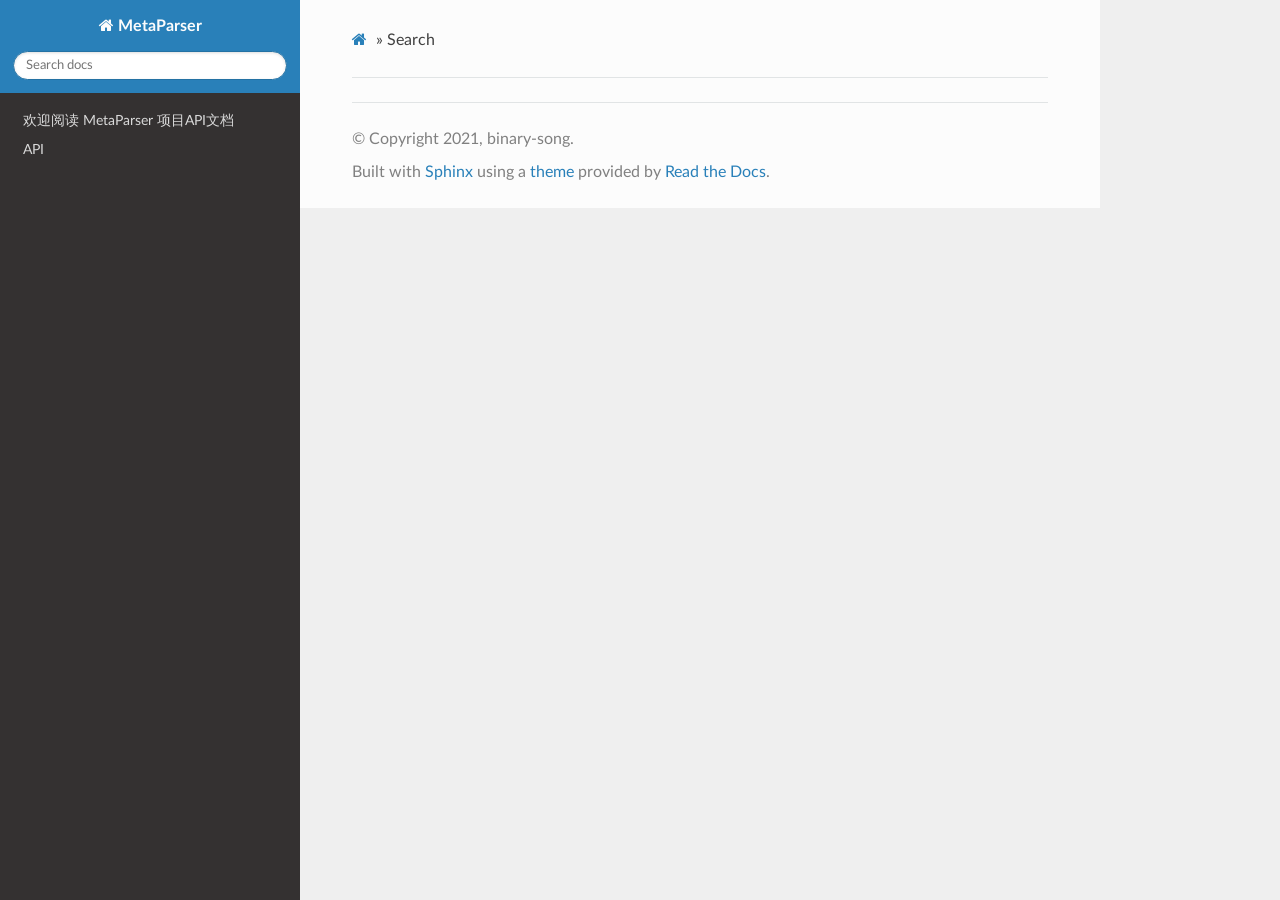
<file: search.html>
<!DOCTYPE html>
<html class="writer-html5" lang="en" >
<head>
  <meta charset="utf-8" />
  
  <meta name="viewport" content="width=device-width, initial-scale=1.0" />
  
  <title>Search &mdash; MetaParser  documentation</title>
  

  
  <link rel="stylesheet" href="_static/css/theme.css" type="text/css" />
  <link rel="stylesheet" href="_static/pygments.css" type="text/css" />
  <link rel="stylesheet" href="_static/pygments.css" type="text/css" />
  <link rel="stylesheet" href="_static/css/theme.css" type="text/css" />
  <link rel="stylesheet" href="_static/graphviz.css" type="text/css" />
  <link rel="stylesheet" href="_static/css/mycss.css" type="text/css" />

  
  

  
  

  

  
    
  <!--[if lt IE 9]>
    <script src="_static/js/html5shiv.min.js"></script>
  <![endif]-->
  
    
      <script type="text/javascript" id="documentation_options" data-url_root="./" src="_static/documentation_options.js"></script>
        <script data-url_root="./" id="documentation_options" src="_static/documentation_options.js"></script>
        <script src="_static/jquery.js"></script>
        <script src="_static/underscore.js"></script>
        <script src="_static/doctools.js"></script>
    
    <script type="text/javascript" src="_static/js/theme.js"></script>

    
    <script type="text/javascript" src="_static/searchtools.js"></script>
    <script type="text/javascript" src="_static/language_data.js"></script>
    <link rel="index" title="Index" href="genindex.html" />
    <link rel="search" title="Search" href="#" /> 
</head>

<body class="wy-body-for-nav">

   
  <div class="wy-grid-for-nav">
    
    <nav data-toggle="wy-nav-shift" class="wy-nav-side">
      <div class="wy-side-scroll">
        <div class="wy-side-nav-search" >
          

          
            <a href="index.html" class="icon icon-home"> MetaParser
          

          
          </a>

          
            
            
          

          
<div role="search">
  <form id="rtd-search-form" class="wy-form" action="#" method="get">
    <input type="text" name="q" placeholder="Search docs" />
    <input type="hidden" name="check_keywords" value="yes" />
    <input type="hidden" name="area" value="default" />
  </form>
</div>

          
        </div>

        
        <div class="wy-menu wy-menu-vertical" data-spy="affix" role="navigation" aria-label="main navigation">
          
            
            
              
            
            
              <ul>
<li class="toctree-l1"><a class="reference internal" href="index.html">欢迎阅读 MetaParser 项目API文档</a></li>
<li class="toctree-l1"><a class="reference internal" href="api/index.html">API</a></li>
</ul>

            
          
        </div>
        
      </div>
    </nav>

    <section data-toggle="wy-nav-shift" class="wy-nav-content-wrap">

      
      <nav class="wy-nav-top" aria-label="top navigation">
        
          <i data-toggle="wy-nav-top" class="fa fa-bars"></i>
          <a href="index.html">MetaParser</a>
        
      </nav>


      <div class="wy-nav-content">
        
        <div class="rst-content">
        
          

















<div role="navigation" aria-label="breadcrumbs navigation">

  <ul class="wy-breadcrumbs">
    
      <li><a href="index.html" class="icon icon-home"></a> &raquo;</li>
        
      <li>Search</li>
    
    
      <li class="wy-breadcrumbs-aside">
        
      </li>
    
  </ul>

  
  <hr/>
</div>
          <div role="main" class="document" itemscope="itemscope" itemtype="http://schema.org/Article">
           <div itemprop="articleBody">
            
  <noscript>
  <div id="fallback" class="admonition warning">
    <p class="last">
      Please activate JavaScript to enable the search functionality.
    </p>
  </div>
  </noscript>

  
  <div id="search-results">
  
  </div>

           </div>
           
          </div>
          <footer>

  <hr/>

  <div role="contentinfo">
    <p>
        &#169; Copyright 2021, binary-song.

    </p>
  </div>
    
    
    
    Built with <a href="https://www.sphinx-doc.org/">Sphinx</a> using a
    
    <a href="https://github.com/readthedocs/sphinx_rtd_theme">theme</a>
    
    provided by <a href="https://readthedocs.org">Read the Docs</a>. 

</footer>
        </div>
      </div>

    </section>

  </div>
  

  <script type="text/javascript">
      jQuery(function () {
          SphinxRtdTheme.Navigation.enable(true);
      });
  </script>

  
  
    
  
  <script type="text/javascript">
    jQuery(function() { Search.loadIndex("searchindex.js"); });
  </script>
  
  <script type="text/javascript" id="searchindexloader"></script>
   


</body>
</html>
</file>
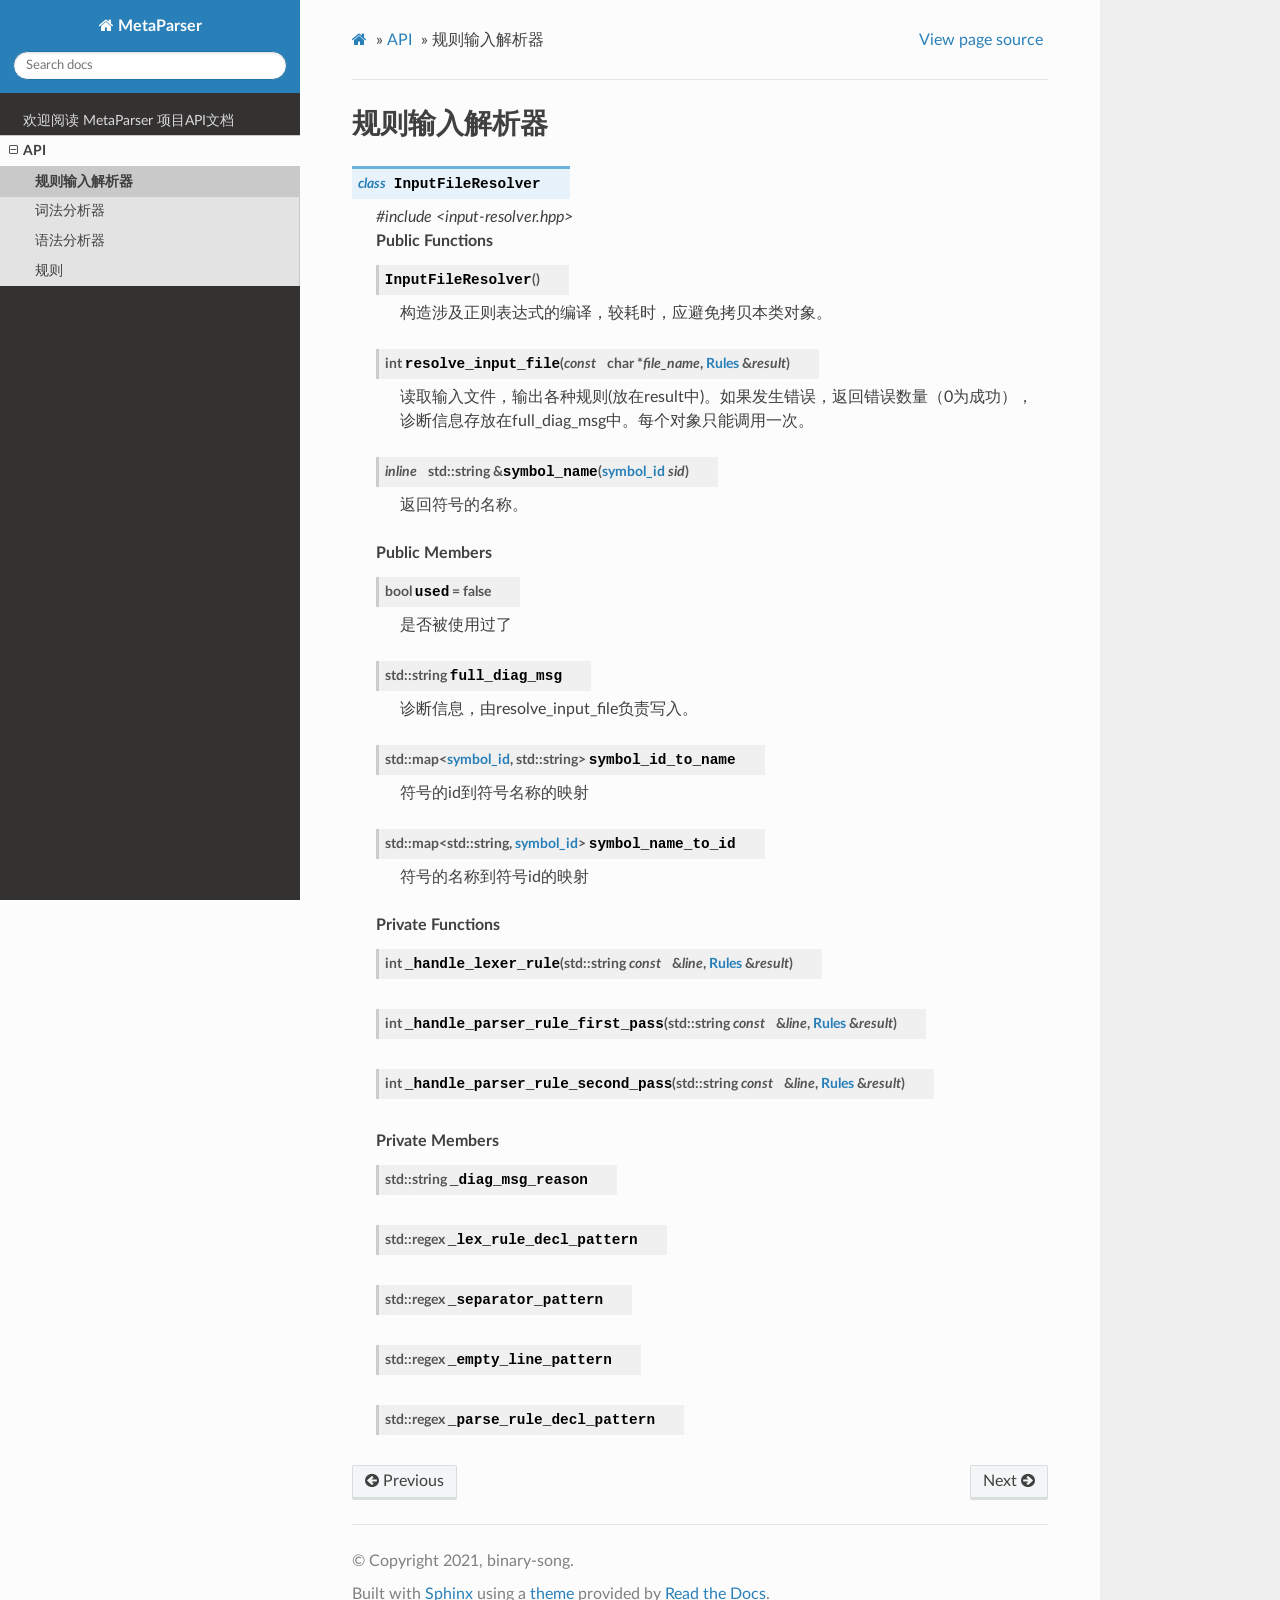
<file: api/input.html>
<!DOCTYPE html>
<html class="writer-html5" lang="en" >
<head>
  <meta charset="utf-8" />
  
  <meta name="viewport" content="width=device-width, initial-scale=1.0" />
  
  <title>规则输入解析器 &mdash; MetaParser  documentation</title>
  

  
  <link rel="stylesheet" href="../_static/css/theme.css" type="text/css" />
  <link rel="stylesheet" href="../_static/pygments.css" type="text/css" />
  <link rel="stylesheet" href="../_static/graphviz.css" type="text/css" />
  <link rel="stylesheet" href="../_static/css/mycss.css" type="text/css" />

  
  

  
  

  

  
  <!--[if lt IE 9]>
    <script src="../_static/js/html5shiv.min.js"></script>
  <![endif]-->
  
    
      <script type="text/javascript" id="documentation_options" data-url_root="../" src="../_static/documentation_options.js"></script>
        <script src="../_static/jquery.js"></script>
        <script src="../_static/underscore.js"></script>
        <script src="../_static/doctools.js"></script>
    
    <script type="text/javascript" src="../_static/js/theme.js"></script>

    
    <link rel="index" title="Index" href="../genindex.html" />
    <link rel="search" title="Search" href="../search.html" />
    <link rel="next" title="词法分析器" href="lexer.html" />
    <link rel="prev" title="API" href="index.html" /> 
</head>

<body class="wy-body-for-nav">

   
  <div class="wy-grid-for-nav">
    
    <nav data-toggle="wy-nav-shift" class="wy-nav-side">
      <div class="wy-side-scroll">
        <div class="wy-side-nav-search" >
          

          
            <a href="../index.html" class="icon icon-home"> MetaParser
          

          
          </a>

          
            
            
          

          
<div role="search">
  <form id="rtd-search-form" class="wy-form" action="../search.html" method="get">
    <input type="text" name="q" placeholder="Search docs" />
    <input type="hidden" name="check_keywords" value="yes" />
    <input type="hidden" name="area" value="default" />
  </form>
</div>

          
        </div>

        
        <div class="wy-menu wy-menu-vertical" data-spy="affix" role="navigation" aria-label="main navigation">
          
            
            
              
            
            
              <ul class="current">
<li class="toctree-l1"><a class="reference internal" href="../index.html">欢迎阅读 MetaParser 项目API文档</a></li>
<li class="toctree-l1 current"><a class="reference internal" href="index.html">API</a><ul class="current">
<li class="toctree-l2 current"><a class="current reference internal" href="#">规则输入解析器</a></li>
<li class="toctree-l2"><a class="reference internal" href="lexer.html">词法分析器</a></li>
<li class="toctree-l2"><a class="reference internal" href="parser.html">语法分析器</a></li>
<li class="toctree-l2"><a class="reference internal" href="rules.html">规则</a></li>
</ul>
</li>
</ul>

            
          
        </div>
        
      </div>
    </nav>

    <section data-toggle="wy-nav-shift" class="wy-nav-content-wrap">

      
      <nav class="wy-nav-top" aria-label="top navigation">
        
          <i data-toggle="wy-nav-top" class="fa fa-bars"></i>
          <a href="../index.html">MetaParser</a>
        
      </nav>


      <div class="wy-nav-content">
        
        <div class="rst-content">
        
          

















<div role="navigation" aria-label="breadcrumbs navigation">

  <ul class="wy-breadcrumbs">
    
      <li><a href="../index.html" class="icon icon-home"></a> &raquo;</li>
        
          <li><a href="index.html">API</a> &raquo;</li>
        
      <li>规则输入解析器</li>
    
    
      <li class="wy-breadcrumbs-aside">
        
          
            <a href="../_sources/api/input.rst.txt" rel="nofollow"> View page source</a>
          
        
      </li>
    
  </ul>

  
  <hr/>
</div>
          <div role="main" class="document" itemscope="itemscope" itemtype="http://schema.org/Article">
           <div itemprop="articleBody">
            
  <div class="section" id="api-input">
<span id="id1"></span><h1>规则输入解析器<a class="headerlink" href="#api-input" title="Permalink to this headline">¶</a></h1>
<dl class="cpp class">
<dt id="_CPPv417InputFileResolver">
<span id="_CPPv317InputFileResolver"></span><span id="_CPPv217InputFileResolver"></span><span id="InputFileResolver"></span><span class="target" id="class_input_file_resolver"></span><em class="property"><span class="pre">class</span> </em><code class="sig-name descname"><span class="pre">InputFileResolver</span></code><a class="headerlink" href="#_CPPv417InputFileResolver" title="Permalink to this definition">¶</a><br /></dt>
<dd><em>#include &lt;input-resolver.hpp&gt;</em><div class="breathe-sectiondef docutils container">
<p class="breathe-sectiondef-title rubric" id="breathe-section-title-public-functions">Public Functions</p>
<dl class="cpp function">
<dt id="_CPPv4N17InputFileResolver17InputFileResolverEv">
<span id="_CPPv3N17InputFileResolver17InputFileResolverEv"></span><span id="_CPPv2N17InputFileResolver17InputFileResolverEv"></span><span id="InputFileResolver::InputFileResolver"></span><span class="target" id="class_input_file_resolver_1a23fdb93f3fade4339b6f279f522c2fb0"></span><code class="sig-name descname"><span class="pre">InputFileResolver</span></code><span class="sig-paren">(</span><span class="sig-paren">)</span><a class="headerlink" href="#_CPPv4N17InputFileResolver17InputFileResolverEv" title="Permalink to this definition">¶</a><br /></dt>
<dd><p>构造涉及正则表达式的编译，较耗时，应避免拷贝本类对象。 </p>
</dd></dl>

<dl class="cpp function">
<dt id="_CPPv4N17InputFileResolver18resolve_input_fileEPKcR5Rules">
<span id="_CPPv3N17InputFileResolver18resolve_input_fileEPKcR5Rules"></span><span id="_CPPv2N17InputFileResolver18resolve_input_fileEPKcR5Rules"></span><span id="InputFileResolver::resolve_input_file__cCP.RulesR"></span><span class="target" id="class_input_file_resolver_1a36708a20e30653fed31d1733a06d0902"></span><span class="pre">int</span> <code class="sig-name descname"><span class="pre">resolve_input_file</span></code><span class="sig-paren">(</span><em class="property"><span class="pre">const</span></em> <span class="pre">char</span> <span class="pre">*</span><em><span class="pre">file_name</span></em>, <a class="reference internal" href="rules.html#_CPPv45Rules" title="Rules"><span class="pre">Rules</span></a> <span class="pre">&amp;</span><em><span class="pre">result</span></em><span class="sig-paren">)</span><a class="headerlink" href="#_CPPv4N17InputFileResolver18resolve_input_fileEPKcR5Rules" title="Permalink to this definition">¶</a><br /></dt>
<dd><p>读取输入文件，输出各种规则(放在result中)。如果发生错误，返回错误数量（0为成功），诊断信息存放在full_diag_msg中。每个对象只能调用一次。 </p>
</dd></dl>

<dl class="cpp function">
<dt id="_CPPv4N17InputFileResolver11symbol_nameE9symbol_id">
<span id="_CPPv3N17InputFileResolver11symbol_nameE9symbol_id"></span><span id="_CPPv2N17InputFileResolver11symbol_nameE9symbol_id"></span><span id="InputFileResolver::symbol_name__symbol_id"></span><span class="target" id="class_input_file_resolver_1a24fa4816a859abded52bd11e54eebf08"></span><em class="property"><span class="pre">inline</span></em> <span class="pre">std</span><span class="pre">::</span><span class="pre">string</span> <span class="pre">&amp;</span><code class="sig-name descname"><span class="pre">symbol_name</span></code><span class="sig-paren">(</span><a class="reference internal" href="rules.html#_CPPv49symbol_id" title="symbol_id"><span class="pre">symbol_id</span></a> <em><span class="pre">sid</span></em><span class="sig-paren">)</span><a class="headerlink" href="#_CPPv4N17InputFileResolver11symbol_nameE9symbol_id" title="Permalink to this definition">¶</a><br /></dt>
<dd><p>返回符号的名称。 </p>
</dd></dl>

</div>
<div class="breathe-sectiondef docutils container">
<p class="breathe-sectiondef-title rubric" id="breathe-section-title-public-members">Public Members</p>
<dl class="cpp var">
<dt id="_CPPv4N17InputFileResolver4usedE">
<span id="_CPPv3N17InputFileResolver4usedE"></span><span id="_CPPv2N17InputFileResolver4usedE"></span><span id="InputFileResolver::used__b"></span><span class="target" id="class_input_file_resolver_1a686d634630086fe542ce92989a2432b1"></span><span class="pre">bool</span> <code class="sig-name descname"><span class="pre">used</span></code> <span class="pre">=</span> <span class="pre">false</span><a class="headerlink" href="#_CPPv4N17InputFileResolver4usedE" title="Permalink to this definition">¶</a><br /></dt>
<dd><p>是否被使用过了 </p>
</dd></dl>

<dl class="cpp var">
<dt id="_CPPv4N17InputFileResolver13full_diag_msgE">
<span id="_CPPv3N17InputFileResolver13full_diag_msgE"></span><span id="_CPPv2N17InputFileResolver13full_diag_msgE"></span><span id="InputFileResolver::full_diag_msg__ss"></span><span class="target" id="class_input_file_resolver_1afeacb0485e48f4b69bdd71e8490e40ea"></span><span class="pre">std</span><span class="pre">::</span><span class="pre">string</span> <code class="sig-name descname"><span class="pre">full_diag_msg</span></code><a class="headerlink" href="#_CPPv4N17InputFileResolver13full_diag_msgE" title="Permalink to this definition">¶</a><br /></dt>
<dd><p>诊断信息，由resolve_input_file负责写入。 </p>
</dd></dl>

<dl class="cpp var">
<dt id="_CPPv4N17InputFileResolver17symbol_id_to_nameE">
<span id="_CPPv3N17InputFileResolver17symbol_id_to_nameE"></span><span id="_CPPv2N17InputFileResolver17symbol_id_to_nameE"></span><span id="InputFileResolver::symbol_id_to_name__std::map:symbol_id.ss:"></span><span class="target" id="class_input_file_resolver_1ac3ff9d6fe5dbb80f01dc3c2c2d6ca104"></span><span class="pre">std</span><span class="pre">::</span><span class="pre">map</span><span class="pre">&lt;</span><a class="reference internal" href="rules.html#_CPPv49symbol_id" title="symbol_id"><span class="pre">symbol_id</span></a><span class="pre">,</span> <span class="pre">std</span><span class="pre">::</span><span class="pre">string</span><span class="pre">&gt;</span> <code class="sig-name descname"><span class="pre">symbol_id_to_name</span></code><a class="headerlink" href="#_CPPv4N17InputFileResolver17symbol_id_to_nameE" title="Permalink to this definition">¶</a><br /></dt>
<dd><p>符号的id到符号名称的映射 </p>
</dd></dl>

<dl class="cpp var">
<dt id="_CPPv4N17InputFileResolver17symbol_name_to_idE">
<span id="_CPPv3N17InputFileResolver17symbol_name_to_idE"></span><span id="_CPPv2N17InputFileResolver17symbol_name_to_idE"></span><span id="InputFileResolver::symbol_name_to_id__std::map:ss.symbol_id:"></span><span class="target" id="class_input_file_resolver_1acc6f8217dcbd34ec77f12887f4f25070"></span><span class="pre">std</span><span class="pre">::</span><span class="pre">map</span><span class="pre">&lt;</span><span class="pre">std</span><span class="pre">::</span><span class="pre">string</span><span class="pre">,</span> <a class="reference internal" href="rules.html#_CPPv49symbol_id" title="symbol_id"><span class="pre">symbol_id</span></a><span class="pre">&gt;</span> <code class="sig-name descname"><span class="pre">symbol_name_to_id</span></code><a class="headerlink" href="#_CPPv4N17InputFileResolver17symbol_name_to_idE" title="Permalink to this definition">¶</a><br /></dt>
<dd><p>符号的名称到符号id的映射 </p>
</dd></dl>

</div>
<div class="breathe-sectiondef docutils container">
<p class="breathe-sectiondef-title rubric" id="breathe-section-title-private-functions">Private Functions</p>
<dl class="cpp function">
<dt id="_CPPv4N17InputFileResolver18_handle_lexer_ruleERKNSt6stringER5Rules">
<span id="_CPPv3N17InputFileResolver18_handle_lexer_ruleERKNSt6stringER5Rules"></span><span id="_CPPv2N17InputFileResolver18_handle_lexer_ruleERKNSt6stringER5Rules"></span><span id="InputFileResolver::_handle_lexer_rule__ssCR.RulesR"></span><span class="target" id="class_input_file_resolver_1a4e0ee97a69f92957414a8de9b21be7be"></span><span class="pre">int</span> <code class="sig-name descname"><span class="pre">_handle_lexer_rule</span></code><span class="sig-paren">(</span><span class="pre">std</span><span class="pre">::</span><span class="pre">string</span> <em class="property"><span class="pre">const</span></em> <span class="pre">&amp;</span><em><span class="pre">line</span></em>, <a class="reference internal" href="rules.html#_CPPv45Rules" title="Rules"><span class="pre">Rules</span></a> <span class="pre">&amp;</span><em><span class="pre">result</span></em><span class="sig-paren">)</span><a class="headerlink" href="#_CPPv4N17InputFileResolver18_handle_lexer_ruleERKNSt6stringER5Rules" title="Permalink to this definition">¶</a><br /></dt>
<dd></dd></dl>

<dl class="cpp function">
<dt id="_CPPv4N17InputFileResolver30_handle_parser_rule_first_passERKNSt6stringER5Rules">
<span id="_CPPv3N17InputFileResolver30_handle_parser_rule_first_passERKNSt6stringER5Rules"></span><span id="_CPPv2N17InputFileResolver30_handle_parser_rule_first_passERKNSt6stringER5Rules"></span><span id="InputFileResolver::_handle_parser_rule_first_pass__ssCR.RulesR"></span><span class="target" id="class_input_file_resolver_1a4c9df06687bc8240c4a6b046aa0e6624"></span><span class="pre">int</span> <code class="sig-name descname"><span class="pre">_handle_parser_rule_first_pass</span></code><span class="sig-paren">(</span><span class="pre">std</span><span class="pre">::</span><span class="pre">string</span> <em class="property"><span class="pre">const</span></em> <span class="pre">&amp;</span><em><span class="pre">line</span></em>, <a class="reference internal" href="rules.html#_CPPv45Rules" title="Rules"><span class="pre">Rules</span></a> <span class="pre">&amp;</span><em><span class="pre">result</span></em><span class="sig-paren">)</span><a class="headerlink" href="#_CPPv4N17InputFileResolver30_handle_parser_rule_first_passERKNSt6stringER5Rules" title="Permalink to this definition">¶</a><br /></dt>
<dd></dd></dl>

<dl class="cpp function">
<dt id="_CPPv4N17InputFileResolver31_handle_parser_rule_second_passERKNSt6stringER5Rules">
<span id="_CPPv3N17InputFileResolver31_handle_parser_rule_second_passERKNSt6stringER5Rules"></span><span id="_CPPv2N17InputFileResolver31_handle_parser_rule_second_passERKNSt6stringER5Rules"></span><span id="InputFileResolver::_handle_parser_rule_second_pass__ssCR.RulesR"></span><span class="target" id="class_input_file_resolver_1a6b44b67fba46a7b12c4d05ae5aa4dbf9"></span><span class="pre">int</span> <code class="sig-name descname"><span class="pre">_handle_parser_rule_second_pass</span></code><span class="sig-paren">(</span><span class="pre">std</span><span class="pre">::</span><span class="pre">string</span> <em class="property"><span class="pre">const</span></em> <span class="pre">&amp;</span><em><span class="pre">line</span></em>, <a class="reference internal" href="rules.html#_CPPv45Rules" title="Rules"><span class="pre">Rules</span></a> <span class="pre">&amp;</span><em><span class="pre">result</span></em><span class="sig-paren">)</span><a class="headerlink" href="#_CPPv4N17InputFileResolver31_handle_parser_rule_second_passERKNSt6stringER5Rules" title="Permalink to this definition">¶</a><br /></dt>
<dd></dd></dl>

</div>
<div class="breathe-sectiondef docutils container">
<p class="breathe-sectiondef-title rubric" id="breathe-section-title-private-members">Private Members</p>
<dl class="cpp var">
<dt id="_CPPv4N17InputFileResolver16_diag_msg_reasonE">
<span id="_CPPv3N17InputFileResolver16_diag_msg_reasonE"></span><span id="_CPPv2N17InputFileResolver16_diag_msg_reasonE"></span><span id="InputFileResolver::_diag_msg_reason__ss"></span><span class="target" id="class_input_file_resolver_1a0f24bcfffe0eeef81cb2c273002c9d5f"></span><span class="pre">std</span><span class="pre">::</span><span class="pre">string</span> <code class="sig-name descname"><span class="pre">_diag_msg_reason</span></code><a class="headerlink" href="#_CPPv4N17InputFileResolver16_diag_msg_reasonE" title="Permalink to this definition">¶</a><br /></dt>
<dd></dd></dl>

<dl class="cpp var">
<dt id="_CPPv4N17InputFileResolver22_lex_rule_decl_patternE">
<span id="_CPPv3N17InputFileResolver22_lex_rule_decl_patternE"></span><span id="_CPPv2N17InputFileResolver22_lex_rule_decl_patternE"></span><span id="InputFileResolver::_lex_rule_decl_pattern__std::regex"></span><span class="target" id="class_input_file_resolver_1abf65c2bcada803c7ff203133fe8deff4"></span><span class="pre">std</span><span class="pre">::</span><span class="pre">regex</span> <code class="sig-name descname"><span class="pre">_lex_rule_decl_pattern</span></code><a class="headerlink" href="#_CPPv4N17InputFileResolver22_lex_rule_decl_patternE" title="Permalink to this definition">¶</a><br /></dt>
<dd></dd></dl>

<dl class="cpp var">
<dt id="_CPPv4N17InputFileResolver18_separator_patternE">
<span id="_CPPv3N17InputFileResolver18_separator_patternE"></span><span id="_CPPv2N17InputFileResolver18_separator_patternE"></span><span id="InputFileResolver::_separator_pattern__std::regex"></span><span class="target" id="class_input_file_resolver_1a4b1a6fdbdba71bf0063549806a2cce76"></span><span class="pre">std</span><span class="pre">::</span><span class="pre">regex</span> <code class="sig-name descname"><span class="pre">_separator_pattern</span></code><a class="headerlink" href="#_CPPv4N17InputFileResolver18_separator_patternE" title="Permalink to this definition">¶</a><br /></dt>
<dd></dd></dl>

<dl class="cpp var">
<dt id="_CPPv4N17InputFileResolver19_empty_line_patternE">
<span id="_CPPv3N17InputFileResolver19_empty_line_patternE"></span><span id="_CPPv2N17InputFileResolver19_empty_line_patternE"></span><span id="InputFileResolver::_empty_line_pattern__std::regex"></span><span class="target" id="class_input_file_resolver_1aca4f0102b81e2565e887c70d468e5252"></span><span class="pre">std</span><span class="pre">::</span><span class="pre">regex</span> <code class="sig-name descname"><span class="pre">_empty_line_pattern</span></code><a class="headerlink" href="#_CPPv4N17InputFileResolver19_empty_line_patternE" title="Permalink to this definition">¶</a><br /></dt>
<dd></dd></dl>

<dl class="cpp var">
<dt id="_CPPv4N17InputFileResolver24_parse_rule_decl_patternE">
<span id="_CPPv3N17InputFileResolver24_parse_rule_decl_patternE"></span><span id="_CPPv2N17InputFileResolver24_parse_rule_decl_patternE"></span><span id="InputFileResolver::_parse_rule_decl_pattern__std::regex"></span><span class="target" id="class_input_file_resolver_1acb015afff45b27ba2f4d4abc59dc22dc"></span><span class="pre">std</span><span class="pre">::</span><span class="pre">regex</span> <code class="sig-name descname"><span class="pre">_parse_rule_decl_pattern</span></code><a class="headerlink" href="#_CPPv4N17InputFileResolver24_parse_rule_decl_patternE" title="Permalink to this definition">¶</a><br /></dt>
<dd></dd></dl>

</div>
</dd></dl>

</div>


           </div>
           
          </div>
          <footer>
    <div class="rst-footer-buttons" role="navigation" aria-label="footer navigation">
        <a href="lexer.html" class="btn btn-neutral float-right" title="词法分析器" accesskey="n" rel="next">Next <span class="fa fa-arrow-circle-right" aria-hidden="true"></span></a>
        <a href="index.html" class="btn btn-neutral float-left" title="API" accesskey="p" rel="prev"><span class="fa fa-arrow-circle-left" aria-hidden="true"></span> Previous</a>
    </div>

  <hr/>

  <div role="contentinfo">
    <p>
        &#169; Copyright 2021, binary-song.

    </p>
  </div>
    
    
    
    Built with <a href="https://www.sphinx-doc.org/">Sphinx</a> using a
    
    <a href="https://github.com/readthedocs/sphinx_rtd_theme">theme</a>
    
    provided by <a href="https://readthedocs.org">Read the Docs</a>. 

</footer>
        </div>
      </div>

    </section>

  </div>
  

  <script type="text/javascript">
      jQuery(function () {
          SphinxRtdTheme.Navigation.enable(true);
      });
  </script>

  
  
    
   

</body>
</html>
</file>
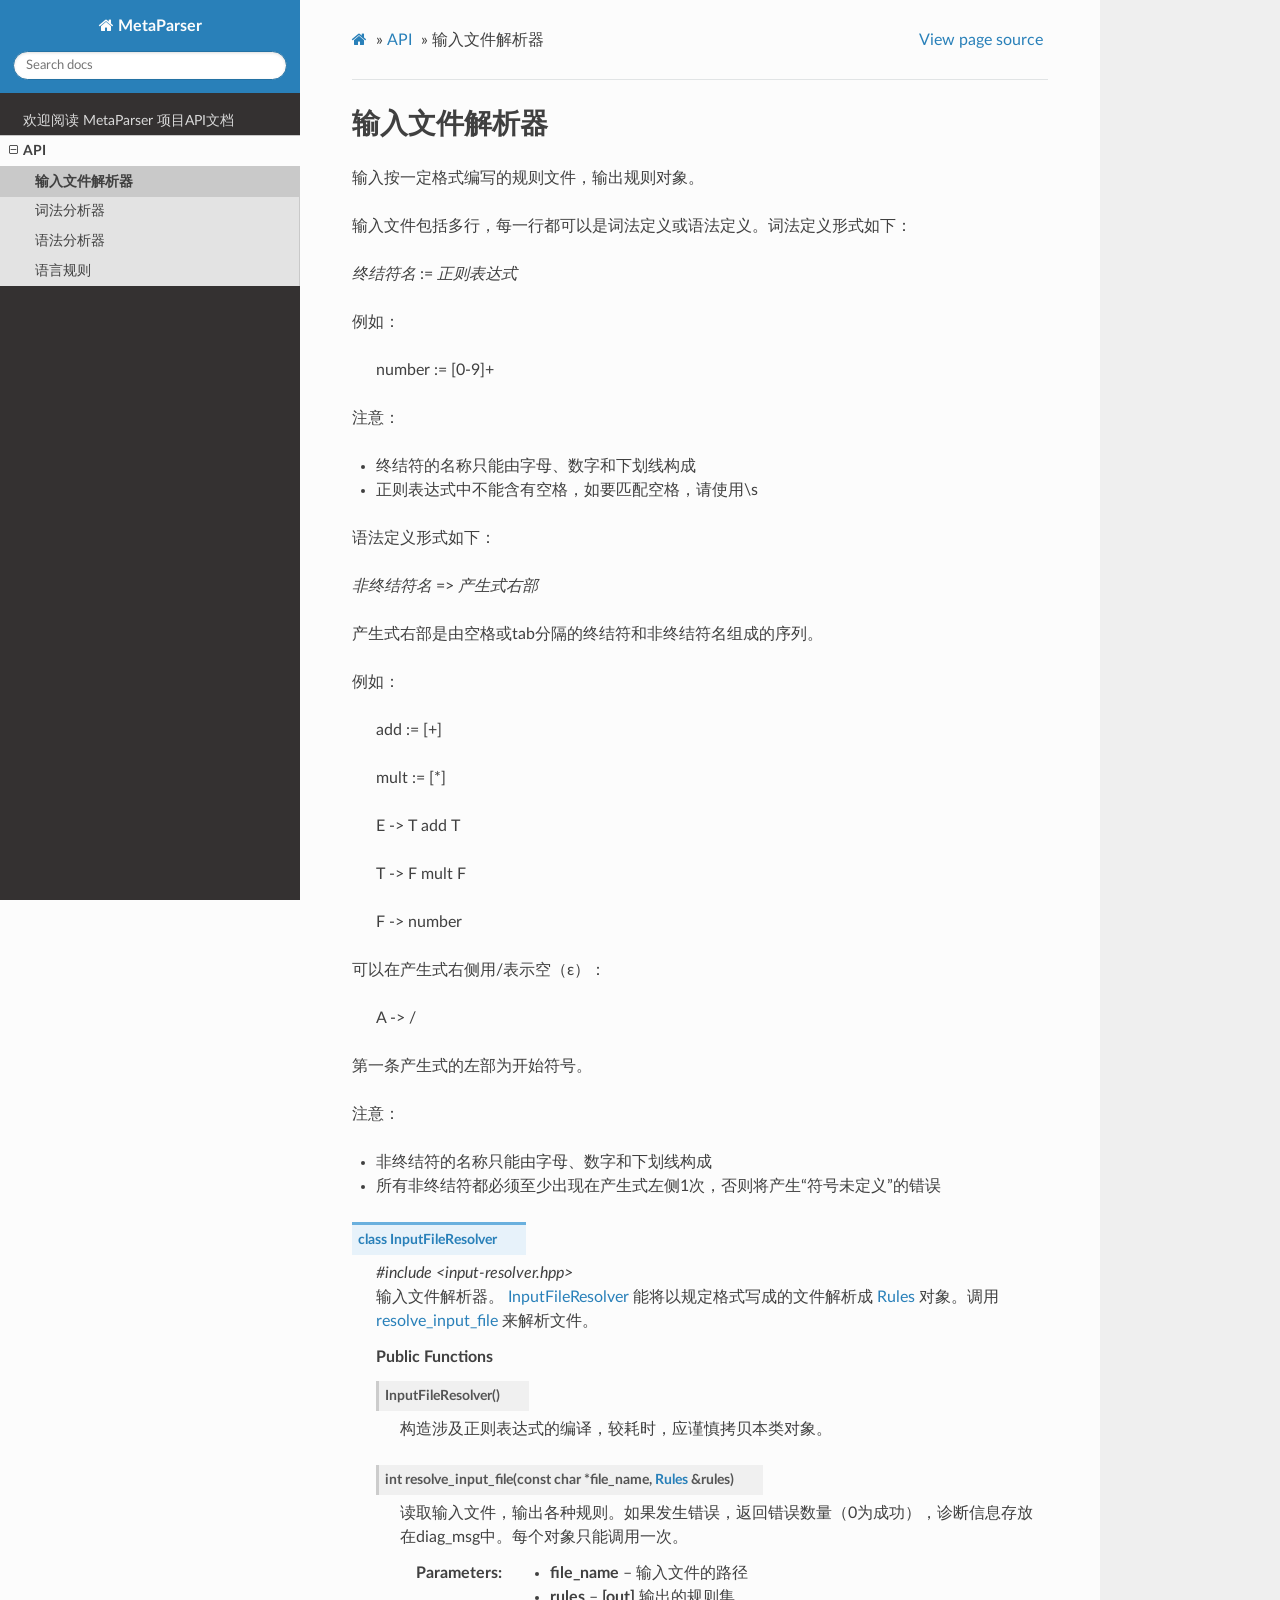
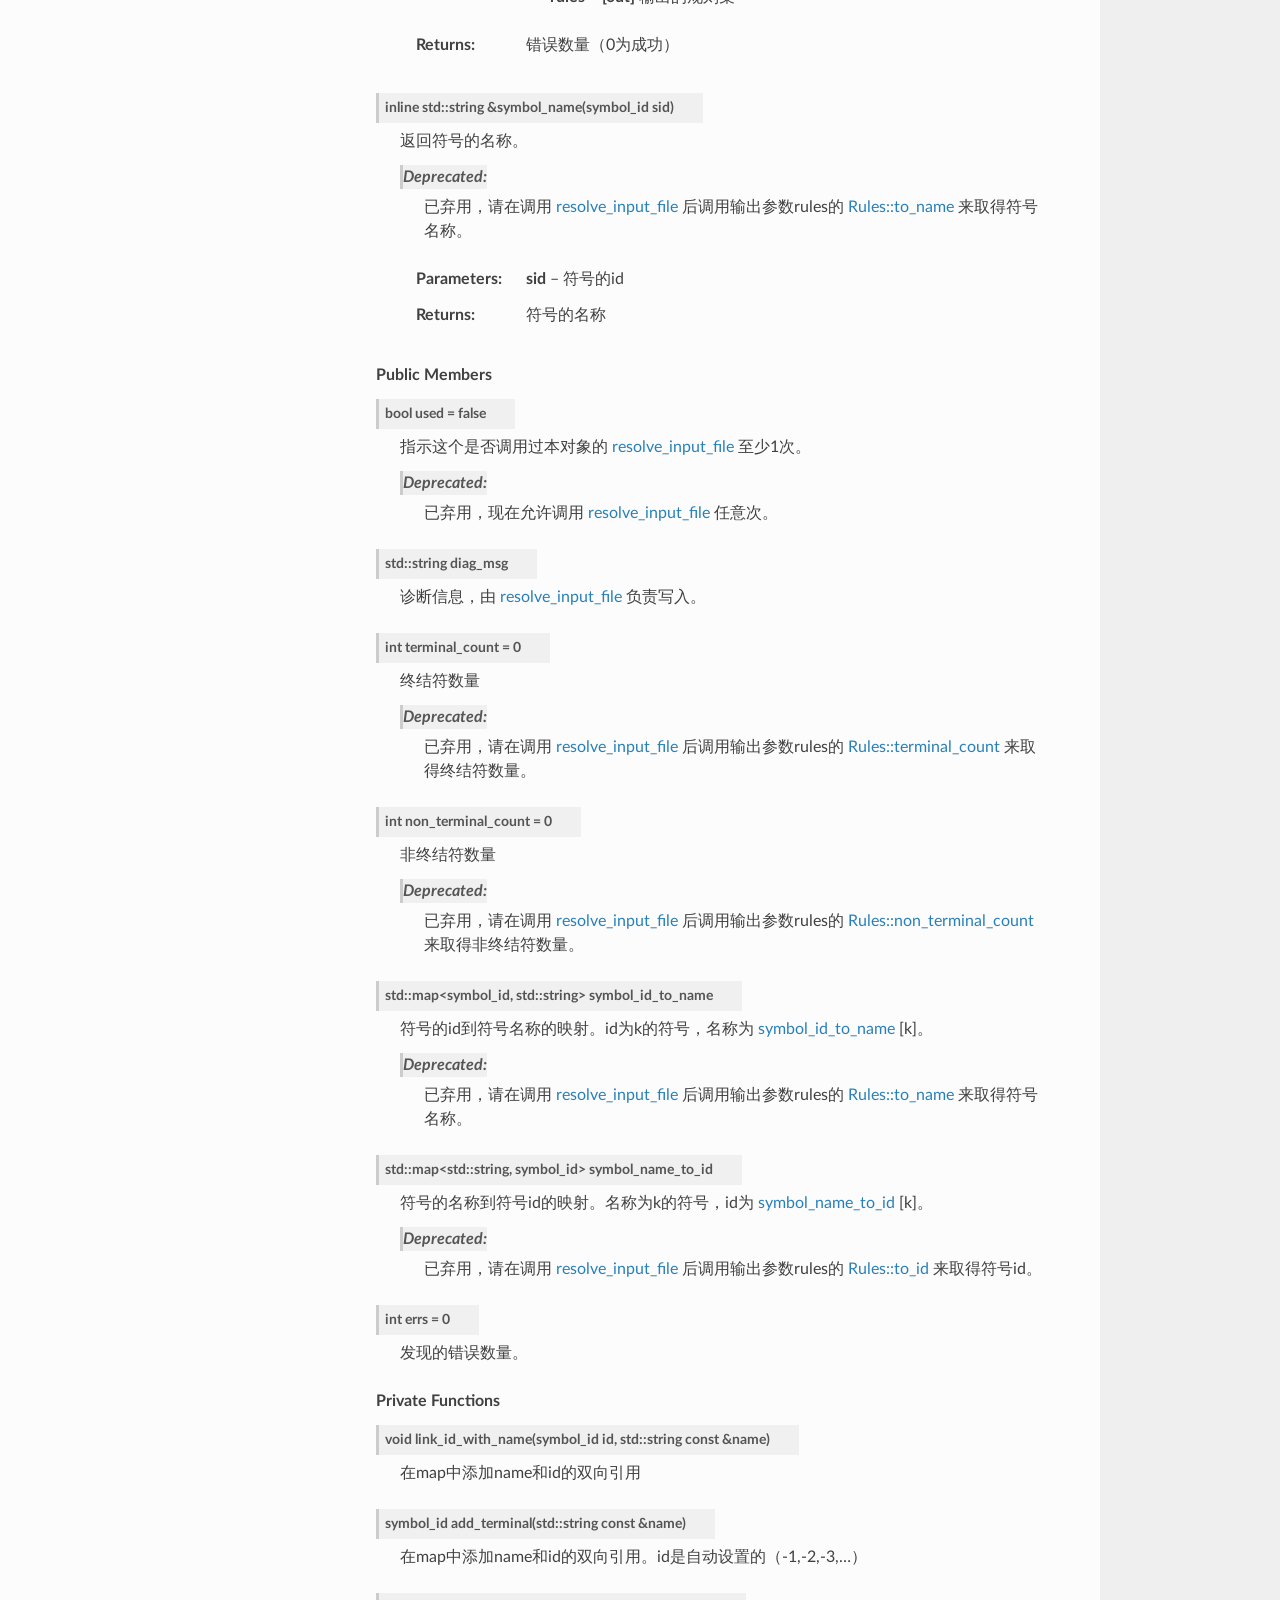
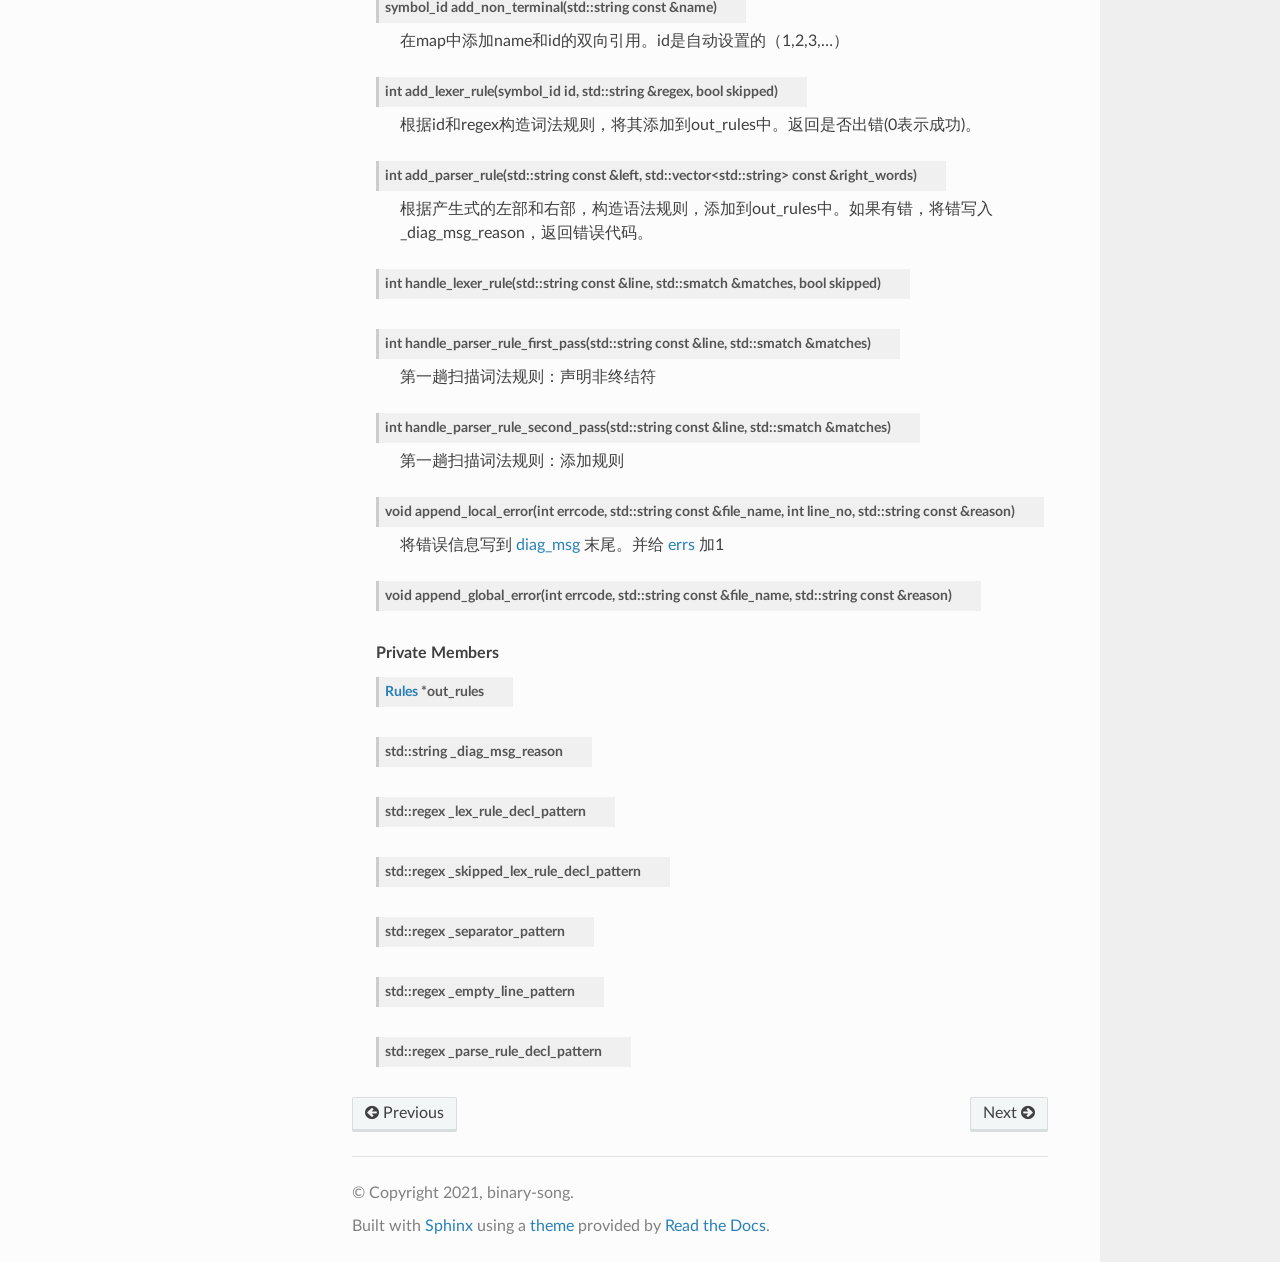
<file: api/inrslv.html>
<!DOCTYPE html>
<html class="writer-html5" lang="en" >
<head>
  <meta charset="utf-8" />
  
  <meta name="viewport" content="width=device-width, initial-scale=1.0" />
  
  <title>输入文件解析器 &mdash; MetaParser  documentation</title>
  

  
  <link rel="stylesheet" href="../_static/css/theme.css" type="text/css" />
  <link rel="stylesheet" href="../_static/pygments.css" type="text/css" />
  <link rel="stylesheet" href="../_static/pygments.css" type="text/css" />
  <link rel="stylesheet" href="../_static/css/theme.css" type="text/css" />
  <link rel="stylesheet" href="../_static/graphviz.css" type="text/css" />
  <link rel="stylesheet" href="../_static/css/mycss.css" type="text/css" />

  
  

  
  

  

  
  <!--[if lt IE 9]>
    <script src="../_static/js/html5shiv.min.js"></script>
  <![endif]-->
  
    
      <script type="text/javascript" id="documentation_options" data-url_root="../" src="../_static/documentation_options.js"></script>
        <script data-url_root="../" id="documentation_options" src="../_static/documentation_options.js"></script>
        <script src="../_static/jquery.js"></script>
        <script src="../_static/underscore.js"></script>
        <script src="../_static/doctools.js"></script>
    
    <script type="text/javascript" src="../_static/js/theme.js"></script>

    
    <link rel="index" title="Index" href="../genindex.html" />
    <link rel="search" title="Search" href="../search.html" />
    <link rel="next" title="词法分析器" href="lexer.html" />
    <link rel="prev" title="API" href="index.html" /> 
</head>

<body class="wy-body-for-nav">

   
  <div class="wy-grid-for-nav">
    
    <nav data-toggle="wy-nav-shift" class="wy-nav-side">
      <div class="wy-side-scroll">
        <div class="wy-side-nav-search" >
          

          
            <a href="../index.html" class="icon icon-home"> MetaParser
          

          
          </a>

          
            
            
          

          
<div role="search">
  <form id="rtd-search-form" class="wy-form" action="../search.html" method="get">
    <input type="text" name="q" placeholder="Search docs" />
    <input type="hidden" name="check_keywords" value="yes" />
    <input type="hidden" name="area" value="default" />
  </form>
</div>

          
        </div>

        
        <div class="wy-menu wy-menu-vertical" data-spy="affix" role="navigation" aria-label="main navigation">
          
            
            
              
            
            
              <ul class="current">
<li class="toctree-l1"><a class="reference internal" href="../index.html">欢迎阅读 MetaParser 项目API文档</a></li>
<li class="toctree-l1 current"><a class="reference internal" href="index.html">API</a><ul class="current">
<li class="toctree-l2 current"><a class="current reference internal" href="#">输入文件解析器</a></li>
<li class="toctree-l2"><a class="reference internal" href="lexer.html">词法分析器</a></li>
<li class="toctree-l2"><a class="reference internal" href="parser.html">语法分析器</a></li>
<li class="toctree-l2"><a class="reference internal" href="rules.html">语言规则</a></li>
</ul>
</li>
</ul>

            
          
        </div>
        
      </div>
    </nav>

    <section data-toggle="wy-nav-shift" class="wy-nav-content-wrap">

      
      <nav class="wy-nav-top" aria-label="top navigation">
        
          <i data-toggle="wy-nav-top" class="fa fa-bars"></i>
          <a href="../index.html">MetaParser</a>
        
      </nav>


      <div class="wy-nav-content">
        
        <div class="rst-content">
        
          

















<div role="navigation" aria-label="breadcrumbs navigation">

  <ul class="wy-breadcrumbs">
    
      <li><a href="../index.html" class="icon icon-home"></a> &raquo;</li>
        
          <li><a href="index.html">API</a> &raquo;</li>
        
      <li>输入文件解析器</li>
    
    
      <li class="wy-breadcrumbs-aside">
        
          
            <a href="../_sources/api/inrslv.rst.txt" rel="nofollow"> View page source</a>
          
        
      </li>
    
  </ul>

  
  <hr/>
</div>
          <div role="main" class="document" itemscope="itemscope" itemtype="http://schema.org/Article">
           <div itemprop="articleBody">
            
  <div class="section" id="api-input">
<span id="id1"></span><h1>输入文件解析器<a class="headerlink" href="#api-input" title="Permalink to this headline">¶</a></h1>
<p>输入按一定格式编写的规则文件，输出规则对象。</p>
<p>输入文件包括多行，每一行都可以是词法定义或语法定义。词法定义形式如下：</p>
<p><em>终结符名</em> := <em>正则表达式</em></p>
<p>例如：</p>
<blockquote>
<div><p>number := [0-9]+</p>
</div></blockquote>
<p>注意：</p>
<ul class="simple">
<li><p>终结符的名称只能由字母、数字和下划线构成</p></li>
<li><p>正则表达式中不能含有空格，如要匹配空格，请使用\s</p></li>
</ul>
<p>语法定义形式如下：</p>
<p><em>非终结符名</em> =&gt; <em>产生式右部</em></p>
<p>产生式右部是由空格或tab分隔的终结符和非终结符名组成的序列。</p>
<p>例如：</p>
<blockquote>
<div><p>add := [+]</p>
<p>mult := [*]</p>
<p>E -&gt; T add T</p>
<p>T -&gt; F mult F</p>
<p>F -&gt; number</p>
</div></blockquote>
<p>可以在产生式右侧用/表示空（ε）：</p>
<blockquote>
<div><p>A -&gt; /</p>
</div></blockquote>
<p>第一条产生式的左部为开始符号。</p>
<p>注意：</p>
<ul class="simple">
<li><p>非终结符的名称只能由字母、数字和下划线构成</p></li>
<li><p>所有非终结符都必须至少出现在产生式左侧1次，否则将产生“符号未定义”的错误</p></li>
</ul>
<dl class="cpp class">
<dt class="sig sig-object cpp" id="_CPPv417InputFileResolver">
<span id="_CPPv317InputFileResolver"></span><span id="_CPPv217InputFileResolver"></span><span id="InputFileResolver"></span><span class="target" id="class_input_file_resolver"></span><span class="k"><span class="pre">class</span></span><span class="w"> </span><span class="sig-name descname"><span class="n"><span class="pre">InputFileResolver</span></span></span><a class="headerlink" href="#_CPPv417InputFileResolver" title="Permalink to this definition">¶</a><br /></dt>
<dd><em>#include &lt;input-resolver.hpp&gt;</em><p>输入文件解析器。 <a class="reference internal" href="#class_input_file_resolver"><span class="std std-ref">InputFileResolver</span></a> 能将以规定格式写成的文件解析成 <a class="reference internal" href="rules.html#struct_rules"><span class="std std-ref">Rules</span></a> 对象。调用 <a class="reference internal" href="#class_input_file_resolver_1a2c25c22d71411fb6d9e179e2b594acff"><span class="std std-ref">resolve_input_file</span></a> 来解析文件。 </p>
<div class="breathe-sectiondef docutils container">
<p class="breathe-sectiondef-title rubric" id="breathe-section-title-public-functions">Public Functions</p>
<dl class="cpp function">
<dt class="sig sig-object cpp" id="_CPPv4N17InputFileResolver17InputFileResolverEv">
<span id="_CPPv3N17InputFileResolver17InputFileResolverEv"></span><span id="_CPPv2N17InputFileResolver17InputFileResolverEv"></span><span id="InputFileResolver::InputFileResolver"></span><span class="target" id="class_input_file_resolver_1a23fdb93f3fade4339b6f279f522c2fb0"></span><span class="sig-name descname"><span class="n"><span class="pre">InputFileResolver</span></span></span><span class="sig-paren">(</span><span class="sig-paren">)</span><a class="headerlink" href="#_CPPv4N17InputFileResolver17InputFileResolverEv" title="Permalink to this definition">¶</a><br /></dt>
<dd><p>构造涉及正则表达式的编译，较耗时，应谨慎拷贝本类对象。 </p>
</dd></dl>

<dl class="cpp function">
<dt class="sig sig-object cpp" id="_CPPv4N17InputFileResolver18resolve_input_fileEPKcR5Rules">
<span id="_CPPv3N17InputFileResolver18resolve_input_fileEPKcR5Rules"></span><span id="_CPPv2N17InputFileResolver18resolve_input_fileEPKcR5Rules"></span><span id="InputFileResolver::resolve_input_file__cCP.RulesR"></span><span class="target" id="class_input_file_resolver_1a2c25c22d71411fb6d9e179e2b594acff"></span><span class="kt"><span class="pre">int</span></span><span class="w"> </span><span class="sig-name descname"><span class="n"><span class="pre">resolve_input_file</span></span></span><span class="sig-paren">(</span><span class="k"><span class="pre">const</span></span><span class="w"> </span><span class="kt"><span class="pre">char</span></span><span class="w"> </span><span class="p"><span class="pre">*</span></span><span class="n sig-param"><span class="pre">file_name</span></span>, <a class="reference internal" href="rules.html#_CPPv45Rules" title="Rules"><span class="n"><span class="pre">Rules</span></span></a><span class="w"> </span><span class="p"><span class="pre">&amp;</span></span><span class="n sig-param"><span class="pre">rules</span></span><span class="sig-paren">)</span><a class="headerlink" href="#_CPPv4N17InputFileResolver18resolve_input_fileEPKcR5Rules" title="Permalink to this definition">¶</a><br /></dt>
<dd><p>读取输入文件，输出各种规则。如果发生错误，返回错误数量（0为成功），诊断信息存放在diag_msg中。每个对象只能调用一次。 </p>
<dl class="field-list simple">
<dt class="field-odd">Parameters</dt>
<dd class="field-odd"><ul class="simple">
<li><p><strong>file_name</strong> – 输入文件的路径 </p></li>
<li><p><strong>rules</strong> – <strong>[out]</strong> 输出的规则集 </p></li>
</ul>
</dd>
<dt class="field-even">Returns</dt>
<dd class="field-even"><p>错误数量（0为成功） </p>
</dd>
</dl>
</dd></dl>

<dl class="cpp function">
<dt class="sig sig-object cpp" id="_CPPv4N17InputFileResolver11symbol_nameE9symbol_id">
<span id="_CPPv3N17InputFileResolver11symbol_nameE9symbol_id"></span><span id="_CPPv2N17InputFileResolver11symbol_nameE9symbol_id"></span><span id="InputFileResolver::symbol_name__symbol_id"></span><span class="target" id="class_input_file_resolver_1a24fa4816a859abded52bd11e54eebf08"></span><span class="k"><span class="pre">inline</span></span><span class="w"> </span><span class="n"><span class="pre">std</span></span><span class="p"><span class="pre">::</span></span><span class="n"><span class="pre">string</span></span><span class="w"> </span><span class="p"><span class="pre">&amp;</span></span><span class="sig-name descname"><span class="n"><span class="pre">symbol_name</span></span></span><span class="sig-paren">(</span><span class="n"><span class="pre">symbol_id</span></span><span class="w"> </span><span class="n sig-param"><span class="pre">sid</span></span><span class="sig-paren">)</span><a class="headerlink" href="#_CPPv4N17InputFileResolver11symbol_nameE9symbol_id" title="Permalink to this definition">¶</a><br /></dt>
<dd><p>返回符号的名称。 <dl>
<dt class="sig sig-object cpp">
<em><span class="pre">Deprecated:</span></em></dt>
<dd><p>已弃用，请在调用 <a class="reference internal" href="#class_input_file_resolver_1a2c25c22d71411fb6d9e179e2b594acff"><span class="std std-ref">resolve_input_file</span></a> 后调用输出参数rules的 <a class="reference internal" href="rules.html#struct_rules_1a1400cefcda4c7cd13cc4378a90cd8fad"><span class="std std-ref">Rules::to_name</span></a> 来取得符号名称。 </p>
</dd></dl>

</p>
<dl class="field-list simple">
<dt class="field-odd">Parameters</dt>
<dd class="field-odd"><p><strong>sid</strong> – 符号的id </p>
</dd>
<dt class="field-even">Returns</dt>
<dd class="field-even"><p>符号的名称 </p>
</dd>
</dl>
</dd></dl>

</div>
<div class="breathe-sectiondef docutils container">
<p class="breathe-sectiondef-title rubric" id="breathe-section-title-public-members">Public Members</p>
<dl class="cpp var">
<dt class="sig sig-object cpp" id="_CPPv4N17InputFileResolver4usedE">
<span id="_CPPv3N17InputFileResolver4usedE"></span><span id="_CPPv2N17InputFileResolver4usedE"></span><span id="InputFileResolver::used__b"></span><span class="target" id="class_input_file_resolver_1a686d634630086fe542ce92989a2432b1"></span><span class="kt"><span class="pre">bool</span></span><span class="w"> </span><span class="sig-name descname"><span class="n"><span class="pre">used</span></span></span><span class="w"> </span><span class="p"><span class="pre">=</span></span><span class="w"> </span><span class="k"><span class="pre">false</span></span><a class="headerlink" href="#_CPPv4N17InputFileResolver4usedE" title="Permalink to this definition">¶</a><br /></dt>
<dd><p>指示这个是否调用过本对象的 <a class="reference internal" href="#class_input_file_resolver_1a2c25c22d71411fb6d9e179e2b594acff"><span class="std std-ref">resolve_input_file</span></a> 至少1次。 <dl>
<dt class="sig sig-object cpp">
<em><span class="pre">Deprecated:</span></em></dt>
<dd><p>已弃用，现在允许调用 <a class="reference internal" href="#class_input_file_resolver_1a2c25c22d71411fb6d9e179e2b594acff"><span class="std std-ref">resolve_input_file</span></a> 任意次。 </p>
</dd></dl>

</p>
</dd></dl>

<dl class="cpp var">
<dt class="sig sig-object cpp" id="_CPPv4N17InputFileResolver8diag_msgE">
<span id="_CPPv3N17InputFileResolver8diag_msgE"></span><span id="_CPPv2N17InputFileResolver8diag_msgE"></span><span id="InputFileResolver::diag_msg__ss"></span><span class="target" id="class_input_file_resolver_1a4fbf98f7c36d64c547f16358ea4f2a09"></span><span class="n"><span class="pre">std</span></span><span class="p"><span class="pre">::</span></span><span class="n"><span class="pre">string</span></span><span class="w"> </span><span class="sig-name descname"><span class="n"><span class="pre">diag_msg</span></span></span><a class="headerlink" href="#_CPPv4N17InputFileResolver8diag_msgE" title="Permalink to this definition">¶</a><br /></dt>
<dd><p>诊断信息，由 <a class="reference internal" href="#class_input_file_resolver_1a2c25c22d71411fb6d9e179e2b594acff"><span class="std std-ref">resolve_input_file</span></a> 负责写入。 </p>
</dd></dl>

<dl class="cpp var">
<dt class="sig sig-object cpp" id="_CPPv4N17InputFileResolver14terminal_countE">
<span id="_CPPv3N17InputFileResolver14terminal_countE"></span><span id="_CPPv2N17InputFileResolver14terminal_countE"></span><span id="InputFileResolver::terminal_count__i"></span><span class="target" id="class_input_file_resolver_1ab0d189906779055df616c8723855e422"></span><span class="kt"><span class="pre">int</span></span><span class="w"> </span><span class="sig-name descname"><span class="n"><span class="pre">terminal_count</span></span></span><span class="w"> </span><span class="p"><span class="pre">=</span></span><span class="w"> </span><span class="m"><span class="pre">0</span></span><a class="headerlink" href="#_CPPv4N17InputFileResolver14terminal_countE" title="Permalink to this definition">¶</a><br /></dt>
<dd><p>终结符数量 <dl>
<dt class="sig sig-object cpp">
<em><span class="pre">Deprecated:</span></em></dt>
<dd><p>已弃用，请在调用 <a class="reference internal" href="#class_input_file_resolver_1a2c25c22d71411fb6d9e179e2b594acff"><span class="std std-ref">resolve_input_file</span></a> 后调用输出参数rules的 <a class="reference internal" href="rules.html#struct_rules_1a0edbf7ca994ddefad3e15c2e97ff7769"><span class="std std-ref">Rules::terminal_count</span></a> 来取得终结符数量。 </p>
</dd></dl>

</p>
</dd></dl>

<dl class="cpp var">
<dt class="sig sig-object cpp" id="_CPPv4N17InputFileResolver18non_terminal_countE">
<span id="_CPPv3N17InputFileResolver18non_terminal_countE"></span><span id="_CPPv2N17InputFileResolver18non_terminal_countE"></span><span id="InputFileResolver::non_terminal_count__i"></span><span class="target" id="class_input_file_resolver_1ac27ce369fb136e118ff953e37782a61c"></span><span class="kt"><span class="pre">int</span></span><span class="w"> </span><span class="sig-name descname"><span class="n"><span class="pre">non_terminal_count</span></span></span><span class="w"> </span><span class="p"><span class="pre">=</span></span><span class="w"> </span><span class="m"><span class="pre">0</span></span><a class="headerlink" href="#_CPPv4N17InputFileResolver18non_terminal_countE" title="Permalink to this definition">¶</a><br /></dt>
<dd><p>非终结符数量 <dl>
<dt class="sig sig-object cpp">
<em><span class="pre">Deprecated:</span></em></dt>
<dd><p>已弃用，请在调用 <a class="reference internal" href="#class_input_file_resolver_1a2c25c22d71411fb6d9e179e2b594acff"><span class="std std-ref">resolve_input_file</span></a> 后调用输出参数rules的 <a class="reference internal" href="rules.html#struct_rules_1a304b7f3947871246c6683548fe29c444"><span class="std std-ref">Rules::non_terminal_count</span></a> 来取得非终结符数量。 </p>
</dd></dl>

</p>
</dd></dl>

<dl class="cpp var">
<dt class="sig sig-object cpp" id="_CPPv4N17InputFileResolver17symbol_id_to_nameE">
<span id="_CPPv3N17InputFileResolver17symbol_id_to_nameE"></span><span id="_CPPv2N17InputFileResolver17symbol_id_to_nameE"></span><span id="InputFileResolver::symbol_id_to_name__std::map:symbol_id.ss:"></span><span class="target" id="class_input_file_resolver_1ac3ff9d6fe5dbb80f01dc3c2c2d6ca104"></span><span class="n"><span class="pre">std</span></span><span class="p"><span class="pre">::</span></span><span class="n"><span class="pre">map</span></span><span class="p"><span class="pre">&lt;</span></span><span class="n"><span class="pre">symbol_id</span></span><span class="p"><span class="pre">,</span></span><span class="w"> </span><span class="n"><span class="pre">std</span></span><span class="p"><span class="pre">::</span></span><span class="n"><span class="pre">string</span></span><span class="p"><span class="pre">&gt;</span></span><span class="w"> </span><span class="sig-name descname"><span class="n"><span class="pre">symbol_id_to_name</span></span></span><a class="headerlink" href="#_CPPv4N17InputFileResolver17symbol_id_to_nameE" title="Permalink to this definition">¶</a><br /></dt>
<dd><p>符号的id到符号名称的映射。id为k的符号，名称为 <a class="reference internal" href="#class_input_file_resolver_1ac3ff9d6fe5dbb80f01dc3c2c2d6ca104"><span class="std std-ref">symbol_id_to_name</span></a> [k]。 <dl>
<dt class="sig sig-object cpp">
<em><span class="pre">Deprecated:</span></em></dt>
<dd><p>已弃用，请在调用 <a class="reference internal" href="#class_input_file_resolver_1a2c25c22d71411fb6d9e179e2b594acff"><span class="std std-ref">resolve_input_file</span></a> 后调用输出参数rules的 <a class="reference internal" href="rules.html#struct_rules_1a1400cefcda4c7cd13cc4378a90cd8fad"><span class="std std-ref">Rules::to_name</span></a> 来取得符号名称。 </p>
</dd></dl>

</p>
</dd></dl>

<dl class="cpp var">
<dt class="sig sig-object cpp" id="_CPPv4N17InputFileResolver17symbol_name_to_idE">
<span id="_CPPv3N17InputFileResolver17symbol_name_to_idE"></span><span id="_CPPv2N17InputFileResolver17symbol_name_to_idE"></span><span id="InputFileResolver::symbol_name_to_id__std::map:ss.symbol_id:"></span><span class="target" id="class_input_file_resolver_1acc6f8217dcbd34ec77f12887f4f25070"></span><span class="n"><span class="pre">std</span></span><span class="p"><span class="pre">::</span></span><span class="n"><span class="pre">map</span></span><span class="p"><span class="pre">&lt;</span></span><span class="n"><span class="pre">std</span></span><span class="p"><span class="pre">::</span></span><span class="n"><span class="pre">string</span></span><span class="p"><span class="pre">,</span></span><span class="w"> </span><span class="n"><span class="pre">symbol_id</span></span><span class="p"><span class="pre">&gt;</span></span><span class="w"> </span><span class="sig-name descname"><span class="n"><span class="pre">symbol_name_to_id</span></span></span><a class="headerlink" href="#_CPPv4N17InputFileResolver17symbol_name_to_idE" title="Permalink to this definition">¶</a><br /></dt>
<dd><p>符号的名称到符号id的映射。名称为k的符号，id为 <a class="reference internal" href="#class_input_file_resolver_1acc6f8217dcbd34ec77f12887f4f25070"><span class="std std-ref">symbol_name_to_id</span></a> [k]。 <dl>
<dt class="sig sig-object cpp">
<em><span class="pre">Deprecated:</span></em></dt>
<dd><p>已弃用，请在调用 <a class="reference internal" href="#class_input_file_resolver_1a2c25c22d71411fb6d9e179e2b594acff"><span class="std std-ref">resolve_input_file</span></a> 后调用输出参数rules的 <a class="reference internal" href="rules.html#struct_rules_1ad72a5b291fea131290d60377e1c80154"><span class="std std-ref">Rules::to_id</span></a> 来取得符号id。 </p>
</dd></dl>

</p>
</dd></dl>

<dl class="cpp var">
<dt class="sig sig-object cpp" id="_CPPv4N17InputFileResolver4errsE">
<span id="_CPPv3N17InputFileResolver4errsE"></span><span id="_CPPv2N17InputFileResolver4errsE"></span><span id="InputFileResolver::errs__i"></span><span class="target" id="class_input_file_resolver_1ac083b6fb57d9e36aa4bced9c81aca4c7"></span><span class="kt"><span class="pre">int</span></span><span class="w"> </span><span class="sig-name descname"><span class="n"><span class="pre">errs</span></span></span><span class="w"> </span><span class="p"><span class="pre">=</span></span><span class="w"> </span><span class="m"><span class="pre">0</span></span><a class="headerlink" href="#_CPPv4N17InputFileResolver4errsE" title="Permalink to this definition">¶</a><br /></dt>
<dd><p>发现的错误数量。 </p>
</dd></dl>

</div>
<div class="breathe-sectiondef docutils container">
<p class="breathe-sectiondef-title rubric" id="breathe-section-title-private-functions">Private Functions</p>
<dl class="cpp function">
<dt class="sig sig-object cpp" id="_CPPv4N17InputFileResolver17link_id_with_nameE9symbol_idRKNSt6stringE">
<span id="_CPPv3N17InputFileResolver17link_id_with_nameE9symbol_idRKNSt6stringE"></span><span id="_CPPv2N17InputFileResolver17link_id_with_nameE9symbol_idRKNSt6stringE"></span><span id="InputFileResolver::link_id_with_name__symbol_id.ssCR"></span><span class="target" id="class_input_file_resolver_1a3b2aeb99e66220cbc4fa0578cd36da91"></span><span class="kt"><span class="pre">void</span></span><span class="w"> </span><span class="sig-name descname"><span class="n"><span class="pre">link_id_with_name</span></span></span><span class="sig-paren">(</span><span class="n"><span class="pre">symbol_id</span></span><span class="w"> </span><span class="n sig-param"><span class="pre">id</span></span>, <span class="n"><span class="pre">std</span></span><span class="p"><span class="pre">::</span></span><span class="n"><span class="pre">string</span></span><span class="w"> </span><span class="k"><span class="pre">const</span></span><span class="w"> </span><span class="p"><span class="pre">&amp;</span></span><span class="n sig-param"><span class="pre">name</span></span><span class="sig-paren">)</span><a class="headerlink" href="#_CPPv4N17InputFileResolver17link_id_with_nameE9symbol_idRKNSt6stringE" title="Permalink to this definition">¶</a><br /></dt>
<dd><p>在map中添加name和id的双向引用 </p>
</dd></dl>

<dl class="cpp function">
<dt class="sig sig-object cpp" id="_CPPv4N17InputFileResolver12add_terminalERKNSt6stringE">
<span id="_CPPv3N17InputFileResolver12add_terminalERKNSt6stringE"></span><span id="_CPPv2N17InputFileResolver12add_terminalERKNSt6stringE"></span><span id="InputFileResolver::add_terminal__ssCR"></span><span class="target" id="class_input_file_resolver_1a6aa85a01921f46aebf15bcfd8e3c8b78"></span><span class="n"><span class="pre">symbol_id</span></span><span class="w"> </span><span class="sig-name descname"><span class="n"><span class="pre">add_terminal</span></span></span><span class="sig-paren">(</span><span class="n"><span class="pre">std</span></span><span class="p"><span class="pre">::</span></span><span class="n"><span class="pre">string</span></span><span class="w"> </span><span class="k"><span class="pre">const</span></span><span class="w"> </span><span class="p"><span class="pre">&amp;</span></span><span class="n sig-param"><span class="pre">name</span></span><span class="sig-paren">)</span><a class="headerlink" href="#_CPPv4N17InputFileResolver12add_terminalERKNSt6stringE" title="Permalink to this definition">¶</a><br /></dt>
<dd><p>在map中添加name和id的双向引用。id是自动设置的（-1,-2,-3,…） </p>
</dd></dl>

<dl class="cpp function">
<dt class="sig sig-object cpp" id="_CPPv4N17InputFileResolver16add_non_terminalERKNSt6stringE">
<span id="_CPPv3N17InputFileResolver16add_non_terminalERKNSt6stringE"></span><span id="_CPPv2N17InputFileResolver16add_non_terminalERKNSt6stringE"></span><span id="InputFileResolver::add_non_terminal__ssCR"></span><span class="target" id="class_input_file_resolver_1a43175c292ac16be0e52162f22d6223c3"></span><span class="n"><span class="pre">symbol_id</span></span><span class="w"> </span><span class="sig-name descname"><span class="n"><span class="pre">add_non_terminal</span></span></span><span class="sig-paren">(</span><span class="n"><span class="pre">std</span></span><span class="p"><span class="pre">::</span></span><span class="n"><span class="pre">string</span></span><span class="w"> </span><span class="k"><span class="pre">const</span></span><span class="w"> </span><span class="p"><span class="pre">&amp;</span></span><span class="n sig-param"><span class="pre">name</span></span><span class="sig-paren">)</span><a class="headerlink" href="#_CPPv4N17InputFileResolver16add_non_terminalERKNSt6stringE" title="Permalink to this definition">¶</a><br /></dt>
<dd><p>在map中添加name和id的双向引用。id是自动设置的（1,2,3,…） </p>
</dd></dl>

<dl class="cpp function">
<dt class="sig sig-object cpp" id="_CPPv4N17InputFileResolver14add_lexer_ruleE9symbol_idRNSt6stringEb">
<span id="_CPPv3N17InputFileResolver14add_lexer_ruleE9symbol_idRNSt6stringEb"></span><span id="_CPPv2N17InputFileResolver14add_lexer_ruleE9symbol_idRNSt6stringEb"></span><span id="InputFileResolver::add_lexer_rule__symbol_id.ssR.b"></span><span class="target" id="class_input_file_resolver_1a3f70ab6eac8ac48a843a02d219940a68"></span><span class="kt"><span class="pre">int</span></span><span class="w"> </span><span class="sig-name descname"><span class="n"><span class="pre">add_lexer_rule</span></span></span><span class="sig-paren">(</span><span class="n"><span class="pre">symbol_id</span></span><span class="w"> </span><span class="n sig-param"><span class="pre">id</span></span>, <span class="n"><span class="pre">std</span></span><span class="p"><span class="pre">::</span></span><span class="n"><span class="pre">string</span></span><span class="w"> </span><span class="p"><span class="pre">&amp;</span></span><span class="n sig-param"><span class="pre">regex</span></span>, <span class="kt"><span class="pre">bool</span></span><span class="w"> </span><span class="n sig-param"><span class="pre">skipped</span></span><span class="sig-paren">)</span><a class="headerlink" href="#_CPPv4N17InputFileResolver14add_lexer_ruleE9symbol_idRNSt6stringEb" title="Permalink to this definition">¶</a><br /></dt>
<dd><p>根据id和regex构造词法规则，将其添加到out_rules中。返回是否出错(0表示成功)。 </p>
</dd></dl>

<dl class="cpp function">
<dt class="sig sig-object cpp" id="_CPPv4N17InputFileResolver15add_parser_ruleERKNSt6stringERKNSt6vectorINSt6stringEEE">
<span id="_CPPv3N17InputFileResolver15add_parser_ruleERKNSt6stringERKNSt6vectorINSt6stringEEE"></span><span id="_CPPv2N17InputFileResolver15add_parser_ruleERKNSt6stringERKNSt6vectorINSt6stringEEE"></span><span id="InputFileResolver::add_parser_rule__ssCR.std::vector:ss:CR"></span><span class="target" id="class_input_file_resolver_1acf91060f06e82d576b2641fbdf3efe1c"></span><span class="kt"><span class="pre">int</span></span><span class="w"> </span><span class="sig-name descname"><span class="n"><span class="pre">add_parser_rule</span></span></span><span class="sig-paren">(</span><span class="n"><span class="pre">std</span></span><span class="p"><span class="pre">::</span></span><span class="n"><span class="pre">string</span></span><span class="w"> </span><span class="k"><span class="pre">const</span></span><span class="w"> </span><span class="p"><span class="pre">&amp;</span></span><span class="n sig-param"><span class="pre">left</span></span>, <span class="n"><span class="pre">std</span></span><span class="p"><span class="pre">::</span></span><span class="n"><span class="pre">vector</span></span><span class="p"><span class="pre">&lt;</span></span><span class="n"><span class="pre">std</span></span><span class="p"><span class="pre">::</span></span><span class="n"><span class="pre">string</span></span><span class="p"><span class="pre">&gt;</span></span><span class="w"> </span><span class="k"><span class="pre">const</span></span><span class="w"> </span><span class="p"><span class="pre">&amp;</span></span><span class="n sig-param"><span class="pre">right_words</span></span><span class="sig-paren">)</span><a class="headerlink" href="#_CPPv4N17InputFileResolver15add_parser_ruleERKNSt6stringERKNSt6vectorINSt6stringEEE" title="Permalink to this definition">¶</a><br /></dt>
<dd><p>根据产生式的左部和右部，构造语法规则，添加到out_rules中。如果有错，将错写入_diag_msg_reason，返回错误代码。 </p>
</dd></dl>

<dl class="cpp function">
<dt class="sig sig-object cpp" id="_CPPv4N17InputFileResolver17handle_lexer_ruleERKNSt6stringERNSt6smatchEb">
<span id="_CPPv3N17InputFileResolver17handle_lexer_ruleERKNSt6stringERNSt6smatchEb"></span><span id="_CPPv2N17InputFileResolver17handle_lexer_ruleERKNSt6stringERNSt6smatchEb"></span><span id="InputFileResolver::handle_lexer_rule__ssCR.std::smatchR.b"></span><span class="target" id="class_input_file_resolver_1a080e36d42c12ec80293c303db3c55af4"></span><span class="kt"><span class="pre">int</span></span><span class="w"> </span><span class="sig-name descname"><span class="n"><span class="pre">handle_lexer_rule</span></span></span><span class="sig-paren">(</span><span class="n"><span class="pre">std</span></span><span class="p"><span class="pre">::</span></span><span class="n"><span class="pre">string</span></span><span class="w"> </span><span class="k"><span class="pre">const</span></span><span class="w"> </span><span class="p"><span class="pre">&amp;</span></span><span class="n sig-param"><span class="pre">line</span></span>, <span class="n"><span class="pre">std</span></span><span class="p"><span class="pre">::</span></span><span class="n"><span class="pre">smatch</span></span><span class="w"> </span><span class="p"><span class="pre">&amp;</span></span><span class="n sig-param"><span class="pre">matches</span></span>, <span class="kt"><span class="pre">bool</span></span><span class="w"> </span><span class="n sig-param"><span class="pre">skipped</span></span><span class="sig-paren">)</span><a class="headerlink" href="#_CPPv4N17InputFileResolver17handle_lexer_ruleERKNSt6stringERNSt6smatchEb" title="Permalink to this definition">¶</a><br /></dt>
<dd></dd></dl>

<dl class="cpp function">
<dt class="sig sig-object cpp" id="_CPPv4N17InputFileResolver29handle_parser_rule_first_passERKNSt6stringERNSt6smatchE">
<span id="_CPPv3N17InputFileResolver29handle_parser_rule_first_passERKNSt6stringERNSt6smatchE"></span><span id="_CPPv2N17InputFileResolver29handle_parser_rule_first_passERKNSt6stringERNSt6smatchE"></span><span id="InputFileResolver::handle_parser_rule_first_pass__ssCR.std::smatchR"></span><span class="target" id="class_input_file_resolver_1a5665670a24059259a4dbecbf76ebf312"></span><span class="kt"><span class="pre">int</span></span><span class="w"> </span><span class="sig-name descname"><span class="n"><span class="pre">handle_parser_rule_first_pass</span></span></span><span class="sig-paren">(</span><span class="n"><span class="pre">std</span></span><span class="p"><span class="pre">::</span></span><span class="n"><span class="pre">string</span></span><span class="w"> </span><span class="k"><span class="pre">const</span></span><span class="w"> </span><span class="p"><span class="pre">&amp;</span></span><span class="n sig-param"><span class="pre">line</span></span>, <span class="n"><span class="pre">std</span></span><span class="p"><span class="pre">::</span></span><span class="n"><span class="pre">smatch</span></span><span class="w"> </span><span class="p"><span class="pre">&amp;</span></span><span class="n sig-param"><span class="pre">matches</span></span><span class="sig-paren">)</span><a class="headerlink" href="#_CPPv4N17InputFileResolver29handle_parser_rule_first_passERKNSt6stringERNSt6smatchE" title="Permalink to this definition">¶</a><br /></dt>
<dd><p>第一趟扫描词法规则：声明非终结符 </p>
</dd></dl>

<dl class="cpp function">
<dt class="sig sig-object cpp" id="_CPPv4N17InputFileResolver30handle_parser_rule_second_passERKNSt6stringERNSt6smatchE">
<span id="_CPPv3N17InputFileResolver30handle_parser_rule_second_passERKNSt6stringERNSt6smatchE"></span><span id="_CPPv2N17InputFileResolver30handle_parser_rule_second_passERKNSt6stringERNSt6smatchE"></span><span id="InputFileResolver::handle_parser_rule_second_pass__ssCR.std::smatchR"></span><span class="target" id="class_input_file_resolver_1af09f07724516a12f13229a34e48477c4"></span><span class="kt"><span class="pre">int</span></span><span class="w"> </span><span class="sig-name descname"><span class="n"><span class="pre">handle_parser_rule_second_pass</span></span></span><span class="sig-paren">(</span><span class="n"><span class="pre">std</span></span><span class="p"><span class="pre">::</span></span><span class="n"><span class="pre">string</span></span><span class="w"> </span><span class="k"><span class="pre">const</span></span><span class="w"> </span><span class="p"><span class="pre">&amp;</span></span><span class="n sig-param"><span class="pre">line</span></span>, <span class="n"><span class="pre">std</span></span><span class="p"><span class="pre">::</span></span><span class="n"><span class="pre">smatch</span></span><span class="w"> </span><span class="p"><span class="pre">&amp;</span></span><span class="n sig-param"><span class="pre">matches</span></span><span class="sig-paren">)</span><a class="headerlink" href="#_CPPv4N17InputFileResolver30handle_parser_rule_second_passERKNSt6stringERNSt6smatchE" title="Permalink to this definition">¶</a><br /></dt>
<dd><p>第一趟扫描词法规则：添加规则 </p>
</dd></dl>

<dl class="cpp function">
<dt class="sig sig-object cpp" id="_CPPv4N17InputFileResolver18append_local_errorEiRKNSt6stringEiRKNSt6stringE">
<span id="_CPPv3N17InputFileResolver18append_local_errorEiRKNSt6stringEiRKNSt6stringE"></span><span id="_CPPv2N17InputFileResolver18append_local_errorEiRKNSt6stringEiRKNSt6stringE"></span><span id="InputFileResolver::append_local_error__i.ssCR.i.ssCR"></span><span class="target" id="class_input_file_resolver_1a6269add8b51dd9f8bb6f5a56f6912034"></span><span class="kt"><span class="pre">void</span></span><span class="w"> </span><span class="sig-name descname"><span class="n"><span class="pre">append_local_error</span></span></span><span class="sig-paren">(</span><span class="kt"><span class="pre">int</span></span><span class="w"> </span><span class="n sig-param"><span class="pre">errcode</span></span>, <span class="n"><span class="pre">std</span></span><span class="p"><span class="pre">::</span></span><span class="n"><span class="pre">string</span></span><span class="w"> </span><span class="k"><span class="pre">const</span></span><span class="w"> </span><span class="p"><span class="pre">&amp;</span></span><span class="n sig-param"><span class="pre">file_name</span></span>, <span class="kt"><span class="pre">int</span></span><span class="w"> </span><span class="n sig-param"><span class="pre">line_no</span></span>, <span class="n"><span class="pre">std</span></span><span class="p"><span class="pre">::</span></span><span class="n"><span class="pre">string</span></span><span class="w"> </span><span class="k"><span class="pre">const</span></span><span class="w"> </span><span class="p"><span class="pre">&amp;</span></span><span class="n sig-param"><span class="pre">reason</span></span><span class="sig-paren">)</span><a class="headerlink" href="#_CPPv4N17InputFileResolver18append_local_errorEiRKNSt6stringEiRKNSt6stringE" title="Permalink to this definition">¶</a><br /></dt>
<dd><p>将错误信息写到 <a class="reference internal" href="#class_input_file_resolver_1a4fbf98f7c36d64c547f16358ea4f2a09"><span class="std std-ref">diag_msg</span></a> 末尾。并给 <a class="reference internal" href="#class_input_file_resolver_1ac083b6fb57d9e36aa4bced9c81aca4c7"><span class="std std-ref">errs</span></a> 加1 </p>
</dd></dl>

<dl class="cpp function">
<dt class="sig sig-object cpp" id="_CPPv4N17InputFileResolver19append_global_errorEiRKNSt6stringERKNSt6stringE">
<span id="_CPPv3N17InputFileResolver19append_global_errorEiRKNSt6stringERKNSt6stringE"></span><span id="_CPPv2N17InputFileResolver19append_global_errorEiRKNSt6stringERKNSt6stringE"></span><span id="InputFileResolver::append_global_error__i.ssCR.ssCR"></span><span class="target" id="class_input_file_resolver_1ad0aa861182ae1448d3d44f195797d61a"></span><span class="kt"><span class="pre">void</span></span><span class="w"> </span><span class="sig-name descname"><span class="n"><span class="pre">append_global_error</span></span></span><span class="sig-paren">(</span><span class="kt"><span class="pre">int</span></span><span class="w"> </span><span class="n sig-param"><span class="pre">errcode</span></span>, <span class="n"><span class="pre">std</span></span><span class="p"><span class="pre">::</span></span><span class="n"><span class="pre">string</span></span><span class="w"> </span><span class="k"><span class="pre">const</span></span><span class="w"> </span><span class="p"><span class="pre">&amp;</span></span><span class="n sig-param"><span class="pre">file_name</span></span>, <span class="n"><span class="pre">std</span></span><span class="p"><span class="pre">::</span></span><span class="n"><span class="pre">string</span></span><span class="w"> </span><span class="k"><span class="pre">const</span></span><span class="w"> </span><span class="p"><span class="pre">&amp;</span></span><span class="n sig-param"><span class="pre">reason</span></span><span class="sig-paren">)</span><a class="headerlink" href="#_CPPv4N17InputFileResolver19append_global_errorEiRKNSt6stringERKNSt6stringE" title="Permalink to this definition">¶</a><br /></dt>
<dd></dd></dl>

</div>
<div class="breathe-sectiondef docutils container">
<p class="breathe-sectiondef-title rubric" id="breathe-section-title-private-members">Private Members</p>
<dl class="cpp var">
<dt class="sig sig-object cpp" id="_CPPv4N17InputFileResolver9out_rulesE">
<span id="_CPPv3N17InputFileResolver9out_rulesE"></span><span id="_CPPv2N17InputFileResolver9out_rulesE"></span><span id="InputFileResolver::out_rules__RulesP"></span><span class="target" id="class_input_file_resolver_1a8826f520f9d3a6016bd76bfc0cead670"></span><a class="reference internal" href="rules.html#_CPPv45Rules" title="Rules"><span class="n"><span class="pre">Rules</span></span></a><span class="w"> </span><span class="p"><span class="pre">*</span></span><span class="sig-name descname"><span class="n"><span class="pre">out_rules</span></span></span><a class="headerlink" href="#_CPPv4N17InputFileResolver9out_rulesE" title="Permalink to this definition">¶</a><br /></dt>
<dd></dd></dl>

<dl class="cpp var">
<dt class="sig sig-object cpp" id="_CPPv4N17InputFileResolver16_diag_msg_reasonE">
<span id="_CPPv3N17InputFileResolver16_diag_msg_reasonE"></span><span id="_CPPv2N17InputFileResolver16_diag_msg_reasonE"></span><span id="InputFileResolver::_diag_msg_reason__ss"></span><span class="target" id="class_input_file_resolver_1a0f24bcfffe0eeef81cb2c273002c9d5f"></span><span class="n"><span class="pre">std</span></span><span class="p"><span class="pre">::</span></span><span class="n"><span class="pre">string</span></span><span class="w"> </span><span class="sig-name descname"><span class="n"><span class="pre">_diag_msg_reason</span></span></span><a class="headerlink" href="#_CPPv4N17InputFileResolver16_diag_msg_reasonE" title="Permalink to this definition">¶</a><br /></dt>
<dd></dd></dl>

<dl class="cpp var">
<dt class="sig sig-object cpp" id="_CPPv4N17InputFileResolver22_lex_rule_decl_patternE">
<span id="_CPPv3N17InputFileResolver22_lex_rule_decl_patternE"></span><span id="_CPPv2N17InputFileResolver22_lex_rule_decl_patternE"></span><span id="InputFileResolver::_lex_rule_decl_pattern__std::regex"></span><span class="target" id="class_input_file_resolver_1abf65c2bcada803c7ff203133fe8deff4"></span><span class="n"><span class="pre">std</span></span><span class="p"><span class="pre">::</span></span><span class="n"><span class="pre">regex</span></span><span class="w"> </span><span class="sig-name descname"><span class="n"><span class="pre">_lex_rule_decl_pattern</span></span></span><a class="headerlink" href="#_CPPv4N17InputFileResolver22_lex_rule_decl_patternE" title="Permalink to this definition">¶</a><br /></dt>
<dd></dd></dl>

<dl class="cpp var">
<dt class="sig sig-object cpp" id="_CPPv4N17InputFileResolver30_skipped_lex_rule_decl_patternE">
<span id="_CPPv3N17InputFileResolver30_skipped_lex_rule_decl_patternE"></span><span id="_CPPv2N17InputFileResolver30_skipped_lex_rule_decl_patternE"></span><span id="InputFileResolver::_skipped_lex_rule_decl_pattern__std::regex"></span><span class="target" id="class_input_file_resolver_1a25150c61f5242bea4188081f0dbfe1bd"></span><span class="n"><span class="pre">std</span></span><span class="p"><span class="pre">::</span></span><span class="n"><span class="pre">regex</span></span><span class="w"> </span><span class="sig-name descname"><span class="n"><span class="pre">_skipped_lex_rule_decl_pattern</span></span></span><a class="headerlink" href="#_CPPv4N17InputFileResolver30_skipped_lex_rule_decl_patternE" title="Permalink to this definition">¶</a><br /></dt>
<dd></dd></dl>

<dl class="cpp var">
<dt class="sig sig-object cpp" id="_CPPv4N17InputFileResolver18_separator_patternE">
<span id="_CPPv3N17InputFileResolver18_separator_patternE"></span><span id="_CPPv2N17InputFileResolver18_separator_patternE"></span><span id="InputFileResolver::_separator_pattern__std::regex"></span><span class="target" id="class_input_file_resolver_1a4b1a6fdbdba71bf0063549806a2cce76"></span><span class="n"><span class="pre">std</span></span><span class="p"><span class="pre">::</span></span><span class="n"><span class="pre">regex</span></span><span class="w"> </span><span class="sig-name descname"><span class="n"><span class="pre">_separator_pattern</span></span></span><a class="headerlink" href="#_CPPv4N17InputFileResolver18_separator_patternE" title="Permalink to this definition">¶</a><br /></dt>
<dd></dd></dl>

<dl class="cpp var">
<dt class="sig sig-object cpp" id="_CPPv4N17InputFileResolver19_empty_line_patternE">
<span id="_CPPv3N17InputFileResolver19_empty_line_patternE"></span><span id="_CPPv2N17InputFileResolver19_empty_line_patternE"></span><span id="InputFileResolver::_empty_line_pattern__std::regex"></span><span class="target" id="class_input_file_resolver_1aca4f0102b81e2565e887c70d468e5252"></span><span class="n"><span class="pre">std</span></span><span class="p"><span class="pre">::</span></span><span class="n"><span class="pre">regex</span></span><span class="w"> </span><span class="sig-name descname"><span class="n"><span class="pre">_empty_line_pattern</span></span></span><a class="headerlink" href="#_CPPv4N17InputFileResolver19_empty_line_patternE" title="Permalink to this definition">¶</a><br /></dt>
<dd></dd></dl>

<dl class="cpp var">
<dt class="sig sig-object cpp" id="_CPPv4N17InputFileResolver24_parse_rule_decl_patternE">
<span id="_CPPv3N17InputFileResolver24_parse_rule_decl_patternE"></span><span id="_CPPv2N17InputFileResolver24_parse_rule_decl_patternE"></span><span id="InputFileResolver::_parse_rule_decl_pattern__std::regex"></span><span class="target" id="class_input_file_resolver_1acb015afff45b27ba2f4d4abc59dc22dc"></span><span class="n"><span class="pre">std</span></span><span class="p"><span class="pre">::</span></span><span class="n"><span class="pre">regex</span></span><span class="w"> </span><span class="sig-name descname"><span class="n"><span class="pre">_parse_rule_decl_pattern</span></span></span><a class="headerlink" href="#_CPPv4N17InputFileResolver24_parse_rule_decl_patternE" title="Permalink to this definition">¶</a><br /></dt>
<dd></dd></dl>

</div>
</dd></dl>

</div>


           </div>
           
          </div>
          <footer>
    <div class="rst-footer-buttons" role="navigation" aria-label="footer navigation">
        <a href="lexer.html" class="btn btn-neutral float-right" title="词法分析器" accesskey="n" rel="next">Next <span class="fa fa-arrow-circle-right" aria-hidden="true"></span></a>
        <a href="index.html" class="btn btn-neutral float-left" title="API" accesskey="p" rel="prev"><span class="fa fa-arrow-circle-left" aria-hidden="true"></span> Previous</a>
    </div>

  <hr/>

  <div role="contentinfo">
    <p>
        &#169; Copyright 2021, binary-song.

    </p>
  </div>
    
    
    
    Built with <a href="https://www.sphinx-doc.org/">Sphinx</a> using a
    
    <a href="https://github.com/readthedocs/sphinx_rtd_theme">theme</a>
    
    provided by <a href="https://readthedocs.org">Read the Docs</a>. 

</footer>
        </div>
      </div>

    </section>

  </div>
  

  <script type="text/javascript">
      jQuery(function () {
          SphinxRtdTheme.Navigation.enable(true);
      });
  </script>

  
  
    
   

</body>
</html>
</file>
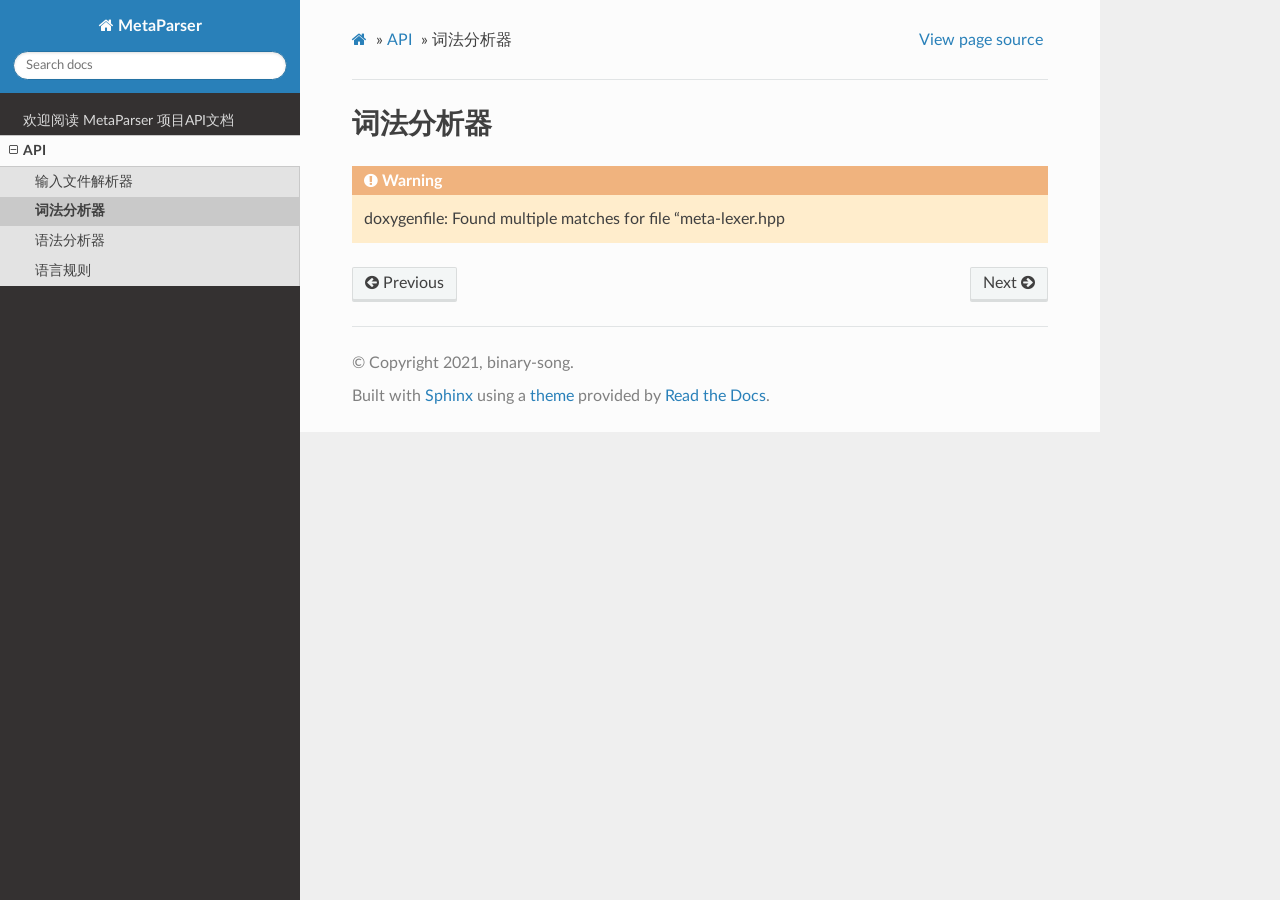
<file: api/lexer.html>
<!DOCTYPE html>
<html class="writer-html5" lang="en" >
<head>
  <meta charset="utf-8" />
  
  <meta name="viewport" content="width=device-width, initial-scale=1.0" />
  
  <title>词法分析器 &mdash; MetaParser  documentation</title>
  

  
  <link rel="stylesheet" href="../_static/css/theme.css" type="text/css" />
  <link rel="stylesheet" href="../_static/pygments.css" type="text/css" />
  <link rel="stylesheet" href="../_static/pygments.css" type="text/css" />
  <link rel="stylesheet" href="../_static/css/theme.css" type="text/css" />
  <link rel="stylesheet" href="../_static/graphviz.css" type="text/css" />
  <link rel="stylesheet" href="../_static/css/mycss.css" type="text/css" />

  
  

  
  

  

  
  <!--[if lt IE 9]>
    <script src="../_static/js/html5shiv.min.js"></script>
  <![endif]-->
  
    
      <script type="text/javascript" id="documentation_options" data-url_root="../" src="../_static/documentation_options.js"></script>
        <script data-url_root="../" id="documentation_options" src="../_static/documentation_options.js"></script>
        <script src="../_static/jquery.js"></script>
        <script src="../_static/underscore.js"></script>
        <script src="../_static/doctools.js"></script>
    
    <script type="text/javascript" src="../_static/js/theme.js"></script>

    
    <link rel="index" title="Index" href="../genindex.html" />
    <link rel="search" title="Search" href="../search.html" />
    <link rel="next" title="语法分析器" href="parser.html" />
    <link rel="prev" title="输入文件解析器" href="inrslv.html" /> 
</head>

<body class="wy-body-for-nav">

   
  <div class="wy-grid-for-nav">
    
    <nav data-toggle="wy-nav-shift" class="wy-nav-side">
      <div class="wy-side-scroll">
        <div class="wy-side-nav-search" >
          

          
            <a href="../index.html" class="icon icon-home"> MetaParser
          

          
          </a>

          
            
            
          

          
<div role="search">
  <form id="rtd-search-form" class="wy-form" action="../search.html" method="get">
    <input type="text" name="q" placeholder="Search docs" />
    <input type="hidden" name="check_keywords" value="yes" />
    <input type="hidden" name="area" value="default" />
  </form>
</div>

          
        </div>

        
        <div class="wy-menu wy-menu-vertical" data-spy="affix" role="navigation" aria-label="main navigation">
          
            
            
              
            
            
              <ul class="current">
<li class="toctree-l1"><a class="reference internal" href="../index.html">欢迎阅读 MetaParser 项目API文档</a></li>
<li class="toctree-l1 current"><a class="reference internal" href="index.html">API</a><ul class="current">
<li class="toctree-l2"><a class="reference internal" href="inrslv.html">输入文件解析器</a></li>
<li class="toctree-l2 current"><a class="current reference internal" href="#">词法分析器</a></li>
<li class="toctree-l2"><a class="reference internal" href="parser.html">语法分析器</a></li>
<li class="toctree-l2"><a class="reference internal" href="rules.html">语言规则</a></li>
</ul>
</li>
</ul>

            
          
        </div>
        
      </div>
    </nav>

    <section data-toggle="wy-nav-shift" class="wy-nav-content-wrap">

      
      <nav class="wy-nav-top" aria-label="top navigation">
        
          <i data-toggle="wy-nav-top" class="fa fa-bars"></i>
          <a href="../index.html">MetaParser</a>
        
      </nav>


      <div class="wy-nav-content">
        
        <div class="rst-content">
        
          

















<div role="navigation" aria-label="breadcrumbs navigation">

  <ul class="wy-breadcrumbs">
    
      <li><a href="../index.html" class="icon icon-home"></a> &raquo;</li>
        
          <li><a href="index.html">API</a> &raquo;</li>
        
      <li>词法分析器</li>
    
    
      <li class="wy-breadcrumbs-aside">
        
          
            <a href="../_sources/api/lexer.rst.txt" rel="nofollow"> View page source</a>
          
        
      </li>
    
  </ul>

  
  <hr/>
</div>
          <div role="main" class="document" itemscope="itemscope" itemtype="http://schema.org/Article">
           <div itemprop="articleBody">
            
  <div class="section" id="api-lexer">
<span id="id1"></span><h1>词法分析器<a class="headerlink" href="#api-lexer" title="Permalink to this headline">¶</a></h1>
<div class="admonition warning">
<p class="admonition-title">Warning</p>
<p>doxygenfile: Found multiple matches for file “meta-lexer.hpp </p>
</div>
</div>


           </div>
           
          </div>
          <footer>
    <div class="rst-footer-buttons" role="navigation" aria-label="footer navigation">
        <a href="parser.html" class="btn btn-neutral float-right" title="语法分析器" accesskey="n" rel="next">Next <span class="fa fa-arrow-circle-right" aria-hidden="true"></span></a>
        <a href="inrslv.html" class="btn btn-neutral float-left" title="输入文件解析器" accesskey="p" rel="prev"><span class="fa fa-arrow-circle-left" aria-hidden="true"></span> Previous</a>
    </div>

  <hr/>

  <div role="contentinfo">
    <p>
        &#169; Copyright 2021, binary-song.

    </p>
  </div>
    
    
    
    Built with <a href="https://www.sphinx-doc.org/">Sphinx</a> using a
    
    <a href="https://github.com/readthedocs/sphinx_rtd_theme">theme</a>
    
    provided by <a href="https://readthedocs.org">Read the Docs</a>. 

</footer>
        </div>
      </div>

    </section>

  </div>
  

  <script type="text/javascript">
      jQuery(function () {
          SphinxRtdTheme.Navigation.enable(true);
      });
  </script>

  
  
    
   

</body>
</html>
</file>
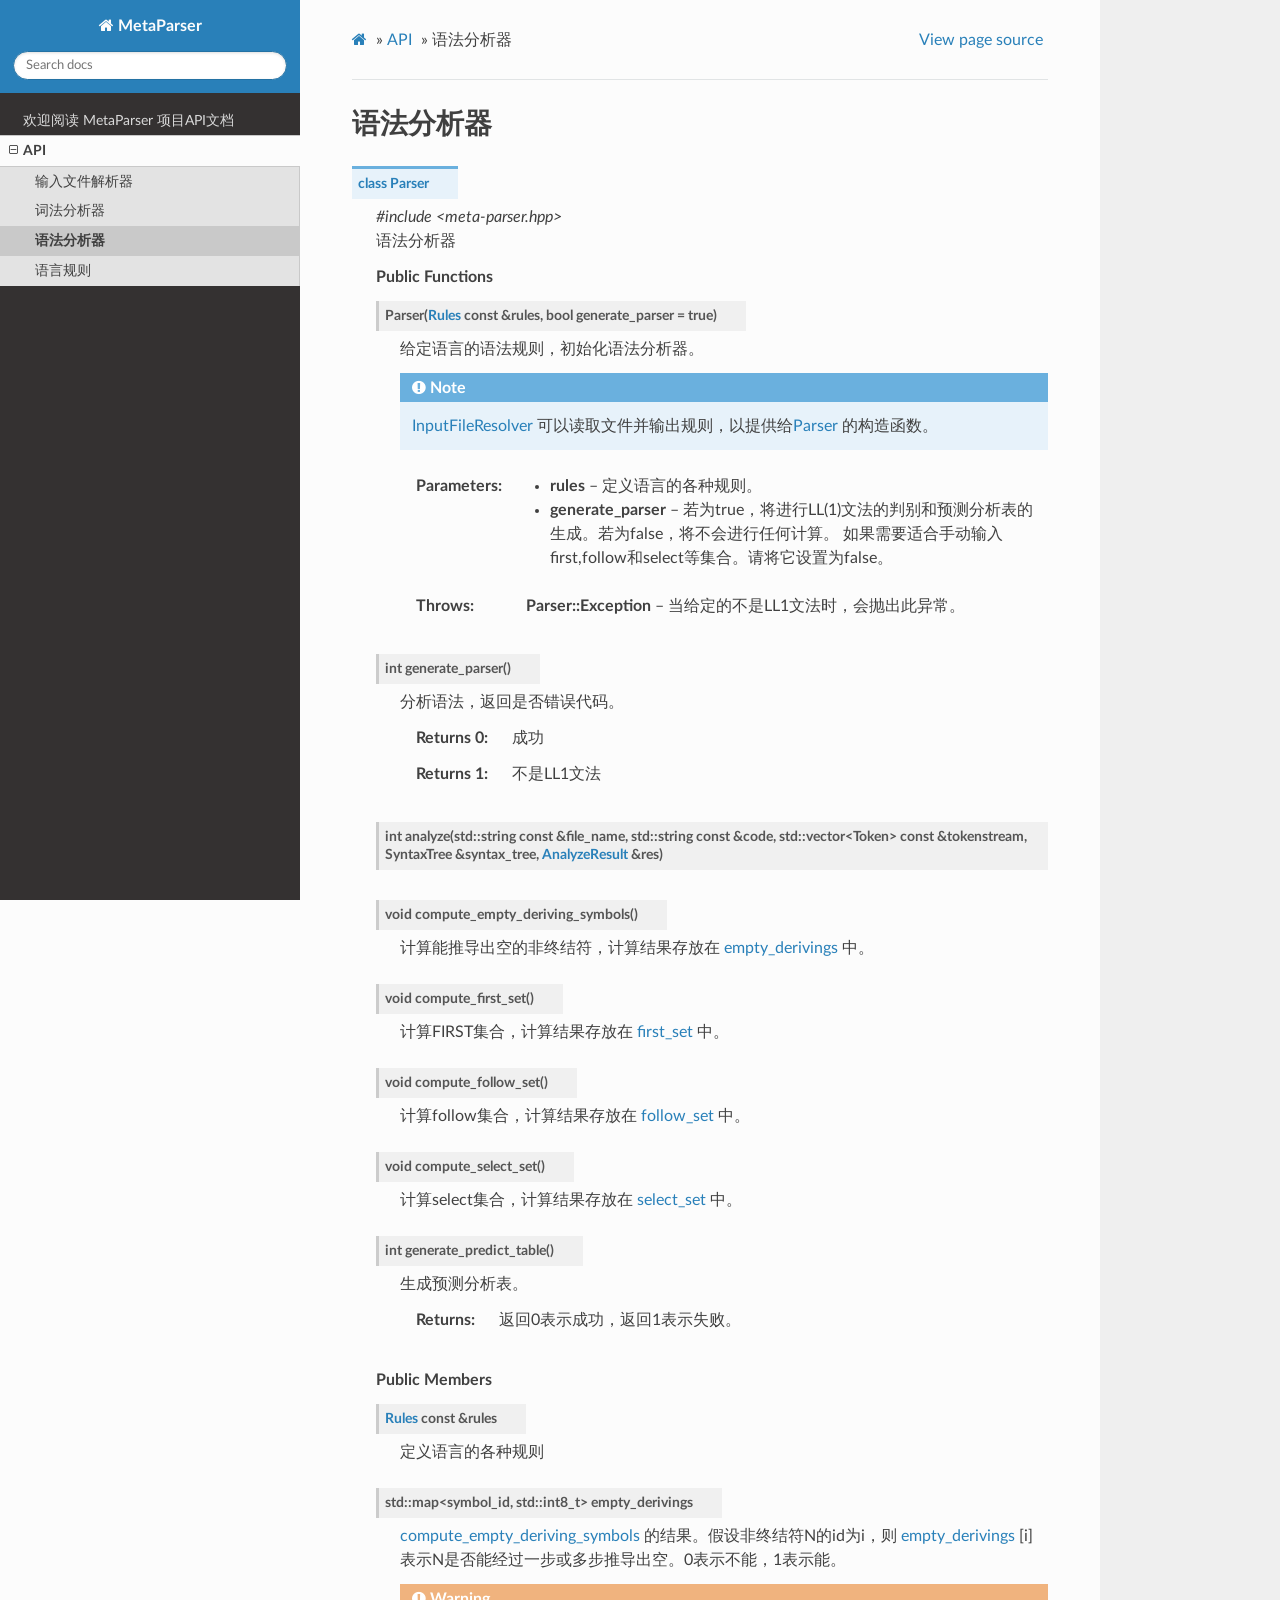
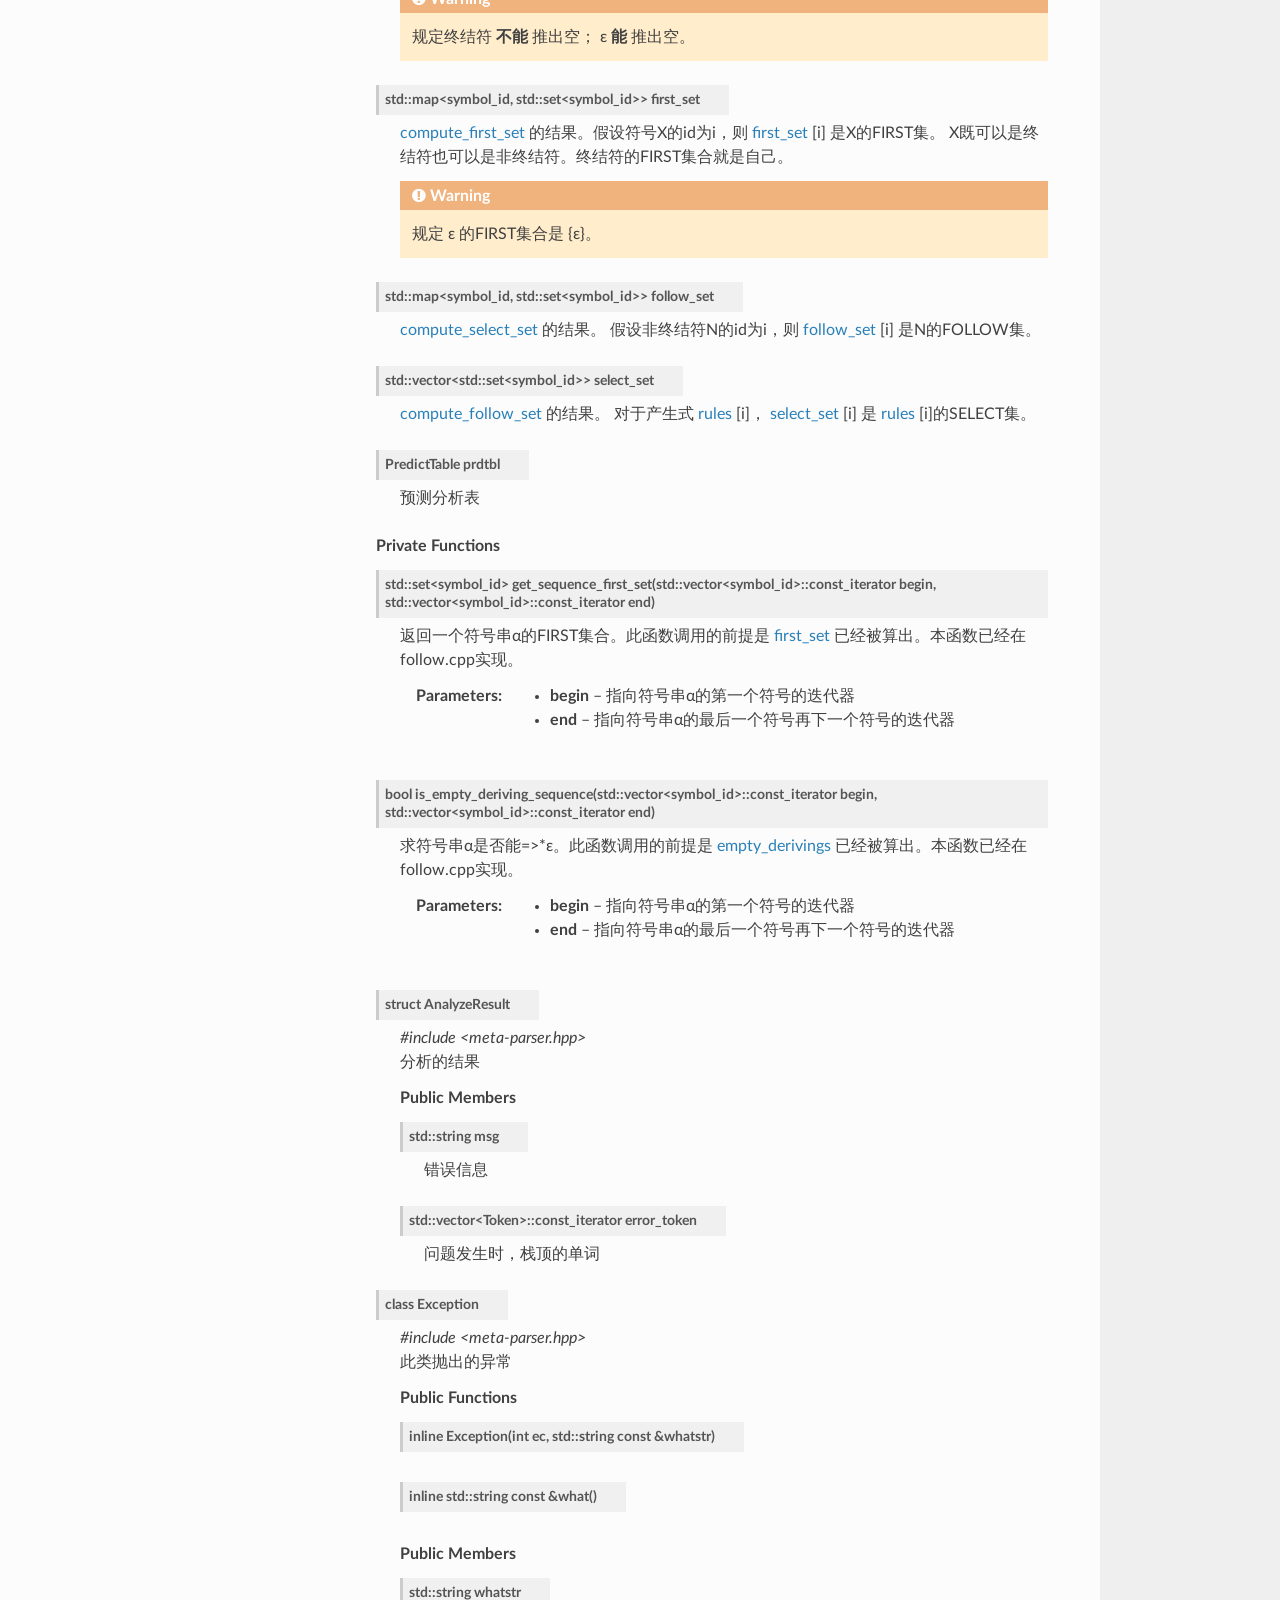
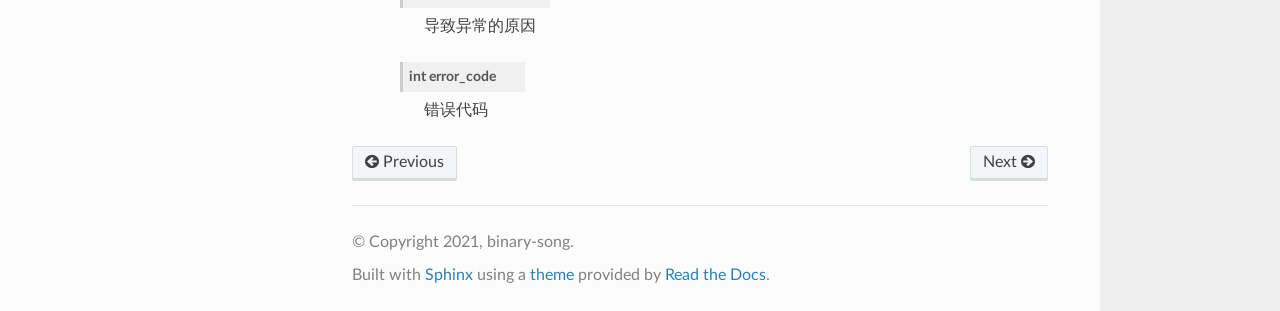
<file: api/parser.html>
<!DOCTYPE html>
<html class="writer-html5" lang="en" >
<head>
  <meta charset="utf-8" />
  
  <meta name="viewport" content="width=device-width, initial-scale=1.0" />
  
  <title>语法分析器 &mdash; MetaParser  documentation</title>
  

  
  <link rel="stylesheet" href="../_static/css/theme.css" type="text/css" />
  <link rel="stylesheet" href="../_static/pygments.css" type="text/css" />
  <link rel="stylesheet" href="../_static/pygments.css" type="text/css" />
  <link rel="stylesheet" href="../_static/css/theme.css" type="text/css" />
  <link rel="stylesheet" href="../_static/graphviz.css" type="text/css" />
  <link rel="stylesheet" href="../_static/css/mycss.css" type="text/css" />

  
  

  
  

  

  
  <!--[if lt IE 9]>
    <script src="../_static/js/html5shiv.min.js"></script>
  <![endif]-->
  
    
      <script type="text/javascript" id="documentation_options" data-url_root="../" src="../_static/documentation_options.js"></script>
        <script data-url_root="../" id="documentation_options" src="../_static/documentation_options.js"></script>
        <script src="../_static/jquery.js"></script>
        <script src="../_static/underscore.js"></script>
        <script src="../_static/doctools.js"></script>
    
    <script type="text/javascript" src="../_static/js/theme.js"></script>

    
    <link rel="index" title="Index" href="../genindex.html" />
    <link rel="search" title="Search" href="../search.html" />
    <link rel="next" title="语言规则" href="rules.html" />
    <link rel="prev" title="词法分析器" href="lexer.html" /> 
</head>

<body class="wy-body-for-nav">

   
  <div class="wy-grid-for-nav">
    
    <nav data-toggle="wy-nav-shift" class="wy-nav-side">
      <div class="wy-side-scroll">
        <div class="wy-side-nav-search" >
          

          
            <a href="../index.html" class="icon icon-home"> MetaParser
          

          
          </a>

          
            
            
          

          
<div role="search">
  <form id="rtd-search-form" class="wy-form" action="../search.html" method="get">
    <input type="text" name="q" placeholder="Search docs" />
    <input type="hidden" name="check_keywords" value="yes" />
    <input type="hidden" name="area" value="default" />
  </form>
</div>

          
        </div>

        
        <div class="wy-menu wy-menu-vertical" data-spy="affix" role="navigation" aria-label="main navigation">
          
            
            
              
            
            
              <ul class="current">
<li class="toctree-l1"><a class="reference internal" href="../index.html">欢迎阅读 MetaParser 项目API文档</a></li>
<li class="toctree-l1 current"><a class="reference internal" href="index.html">API</a><ul class="current">
<li class="toctree-l2"><a class="reference internal" href="inrslv.html">输入文件解析器</a></li>
<li class="toctree-l2"><a class="reference internal" href="lexer.html">词法分析器</a></li>
<li class="toctree-l2 current"><a class="current reference internal" href="#">语法分析器</a></li>
<li class="toctree-l2"><a class="reference internal" href="rules.html">语言规则</a></li>
</ul>
</li>
</ul>

            
          
        </div>
        
      </div>
    </nav>

    <section data-toggle="wy-nav-shift" class="wy-nav-content-wrap">

      
      <nav class="wy-nav-top" aria-label="top navigation">
        
          <i data-toggle="wy-nav-top" class="fa fa-bars"></i>
          <a href="../index.html">MetaParser</a>
        
      </nav>


      <div class="wy-nav-content">
        
        <div class="rst-content">
        
          

















<div role="navigation" aria-label="breadcrumbs navigation">

  <ul class="wy-breadcrumbs">
    
      <li><a href="../index.html" class="icon icon-home"></a> &raquo;</li>
        
          <li><a href="index.html">API</a> &raquo;</li>
        
      <li>语法分析器</li>
    
    
      <li class="wy-breadcrumbs-aside">
        
          
            <a href="../_sources/api/parser.rst.txt" rel="nofollow"> View page source</a>
          
        
      </li>
    
  </ul>

  
  <hr/>
</div>
          <div role="main" class="document" itemscope="itemscope" itemtype="http://schema.org/Article">
           <div itemprop="articleBody">
            
  <div class="section" id="api-parser">
<span id="id1"></span><h1>语法分析器<a class="headerlink" href="#api-parser" title="Permalink to this headline">¶</a></h1>
<dl class="cpp class">
<dt class="sig sig-object cpp" id="_CPPv46Parser">
<span id="_CPPv36Parser"></span><span id="_CPPv26Parser"></span><span id="Parser"></span><span class="target" id="class_parser"></span><span class="k"><span class="pre">class</span></span><span class="w"> </span><span class="sig-name descname"><span class="n"><span class="pre">Parser</span></span></span><a class="headerlink" href="#_CPPv46Parser" title="Permalink to this definition">¶</a><br /></dt>
<dd><em>#include &lt;meta-parser.hpp&gt;</em><p>语法分析器 </p>
<div class="breathe-sectiondef docutils container">
<p class="breathe-sectiondef-title rubric" id="breathe-section-title-public-functions">Public Functions</p>
<dl class="cpp function">
<dt class="sig sig-object cpp" id="_CPPv4N6Parser6ParserERK5Rulesb">
<span id="_CPPv3N6Parser6ParserERK5Rulesb"></span><span id="_CPPv2N6Parser6ParserERK5Rulesb"></span><span id="Parser::Parser__RulesCR.b"></span><span class="target" id="class_parser_1a8c5ec94c5834a27bef9d5824ccd25616"></span><span class="sig-name descname"><span class="n"><span class="pre">Parser</span></span></span><span class="sig-paren">(</span><a class="reference internal" href="rules.html#_CPPv45Rules" title="Rules"><span class="n"><span class="pre">Rules</span></span></a><span class="w"> </span><span class="k"><span class="pre">const</span></span><span class="w"> </span><span class="p"><span class="pre">&amp;</span></span><span class="n sig-param"><span class="pre">rules</span></span>, <span class="kt"><span class="pre">bool</span></span><span class="w"> </span><span class="n sig-param"><span class="pre">generate_parser</span></span><span class="w"> </span><span class="p"><span class="pre">=</span></span><span class="w"> </span><span class="k"><span class="pre">true</span></span><span class="sig-paren">)</span><a class="headerlink" href="#_CPPv4N6Parser6ParserERK5Rulesb" title="Permalink to this definition">¶</a><br /></dt>
<dd><p>给定语言的语法规则，初始化语法分析器。 </p>
<div class="admonition note">
<p class="admonition-title">Note</p>
<p><a class="reference internal" href="inrslv.html#class_input_file_resolver"><span class="std std-ref">InputFileResolver</span></a> 可以读取文件并输出规则，以提供给<a class="reference internal" href="#class_parser"><span class="std std-ref">Parser</span></a> 的构造函数。 </p>
</div>
<dl class="field-list simple">
<dt class="field-odd">Parameters</dt>
<dd class="field-odd"><ul class="simple">
<li><p><strong>rules</strong> – 定义语言的各种规则。 </p></li>
<li><p><strong>generate_parser</strong> – 若为true，将进行LL(1)文法的判别和预测分析表的生成。若为false，将不会进行任何计算。 如果需要适合手动输入first,follow和select等集合。请将它设置为false。 </p></li>
</ul>
</dd>
<dt class="field-even">Throws</dt>
<dd class="field-even"><p><strong>Parser::Exception</strong> – 当给定的不是LL1文法时，会抛出此异常。 </p>
</dd>
</dl>
</dd></dl>

<dl class="cpp function">
<dt class="sig sig-object cpp" id="_CPPv4N6Parser15generate_parserEv">
<span id="_CPPv3N6Parser15generate_parserEv"></span><span id="_CPPv2N6Parser15generate_parserEv"></span><span id="Parser::generate_parser"></span><span class="target" id="class_parser_1a0f859516cb33c6b767e0f76e12be68f3"></span><span class="kt"><span class="pre">int</span></span><span class="w"> </span><span class="sig-name descname"><span class="n"><span class="pre">generate_parser</span></span></span><span class="sig-paren">(</span><span class="sig-paren">)</span><a class="headerlink" href="#_CPPv4N6Parser15generate_parserEv" title="Permalink to this definition">¶</a><br /></dt>
<dd><p>分析语法，返回是否错误代码。 </p>
<dl class="field-list simple">
<dt class="field-odd">Returns 0</dt>
<dd class="field-odd"><p>成功 </p>
</dd>
<dt class="field-even">Returns 1</dt>
<dd class="field-even"><p>不是LL1文法 </p>
</dd>
</dl>
</dd></dl>

<dl class="cpp function">
<dt class="sig sig-object cpp" id="_CPPv4N6Parser7analyzeERKNSt6stringERKNSt6stringERKNSt6vectorI5TokenEER10SyntaxTreeR13AnalyzeResult">
<span id="_CPPv3N6Parser7analyzeERKNSt6stringERKNSt6stringERKNSt6vectorI5TokenEER10SyntaxTreeR13AnalyzeResult"></span><span id="_CPPv2N6Parser7analyzeERKNSt6stringERKNSt6stringERKNSt6vectorI5TokenEER10SyntaxTreeR13AnalyzeResult"></span><span id="Parser::analyze__ssCR.ssCR.std::vector:Token:CR.SyntaxTreeR.AnalyzeResultR"></span><span class="target" id="class_parser_1af20466203d43417f9cea2523dc991b8b"></span><span class="kt"><span class="pre">int</span></span><span class="w"> </span><span class="sig-name descname"><span class="n"><span class="pre">analyze</span></span></span><span class="sig-paren">(</span><span class="n"><span class="pre">std</span></span><span class="p"><span class="pre">::</span></span><span class="n"><span class="pre">string</span></span><span class="w"> </span><span class="k"><span class="pre">const</span></span><span class="w"> </span><span class="p"><span class="pre">&amp;</span></span><span class="n sig-param"><span class="pre">file_name</span></span>, <span class="n"><span class="pre">std</span></span><span class="p"><span class="pre">::</span></span><span class="n"><span class="pre">string</span></span><span class="w"> </span><span class="k"><span class="pre">const</span></span><span class="w"> </span><span class="p"><span class="pre">&amp;</span></span><span class="n sig-param"><span class="pre">code</span></span>, <span class="n"><span class="pre">std</span></span><span class="p"><span class="pre">::</span></span><span class="n"><span class="pre">vector</span></span><span class="p"><span class="pre">&lt;</span></span><span class="n"><span class="pre">Token</span></span><span class="p"><span class="pre">&gt;</span></span><span class="w"> </span><span class="k"><span class="pre">const</span></span><span class="w"> </span><span class="p"><span class="pre">&amp;</span></span><span class="n sig-param"><span class="pre">tokenstream</span></span>, <span class="n"><span class="pre">SyntaxTree</span></span><span class="w"> </span><span class="p"><span class="pre">&amp;</span></span><span class="n sig-param"><span class="pre">syntax_tree</span></span>, <a class="reference internal" href="#_CPPv4N6Parser13AnalyzeResultE" title="Parser::AnalyzeResult"><span class="n"><span class="pre">AnalyzeResult</span></span></a><span class="w"> </span><span class="p"><span class="pre">&amp;</span></span><span class="n sig-param"><span class="pre">res</span></span><span class="sig-paren">)</span><a class="headerlink" href="#_CPPv4N6Parser7analyzeERKNSt6stringERKNSt6stringERKNSt6vectorI5TokenEER10SyntaxTreeR13AnalyzeResult" title="Permalink to this definition">¶</a><br /></dt>
<dd></dd></dl>

<dl class="cpp function">
<dt class="sig sig-object cpp" id="_CPPv4N6Parser30compute_empty_deriving_symbolsEv">
<span id="_CPPv3N6Parser30compute_empty_deriving_symbolsEv"></span><span id="_CPPv2N6Parser30compute_empty_deriving_symbolsEv"></span><span id="Parser::compute_empty_deriving_symbols"></span><span class="target" id="class_parser_1ad529ab5f3c7c7231cdc2abfa39192ba6"></span><span class="kt"><span class="pre">void</span></span><span class="w"> </span><span class="sig-name descname"><span class="n"><span class="pre">compute_empty_deriving_symbols</span></span></span><span class="sig-paren">(</span><span class="sig-paren">)</span><a class="headerlink" href="#_CPPv4N6Parser30compute_empty_deriving_symbolsEv" title="Permalink to this definition">¶</a><br /></dt>
<dd><p>计算能推导出空的非终结符，计算结果存放在 <a class="reference internal" href="#class_parser_1aeee2d48136b8e2cc9b8f70f597d9625c"><span class="std std-ref">empty_derivings</span></a> 中。 </p>
</dd></dl>

<dl class="cpp function">
<dt class="sig sig-object cpp" id="_CPPv4N6Parser17compute_first_setEv">
<span id="_CPPv3N6Parser17compute_first_setEv"></span><span id="_CPPv2N6Parser17compute_first_setEv"></span><span id="Parser::compute_first_set"></span><span class="target" id="class_parser_1a7b4d15ac0d05a2494f9546bdf501ab89"></span><span class="kt"><span class="pre">void</span></span><span class="w"> </span><span class="sig-name descname"><span class="n"><span class="pre">compute_first_set</span></span></span><span class="sig-paren">(</span><span class="sig-paren">)</span><a class="headerlink" href="#_CPPv4N6Parser17compute_first_setEv" title="Permalink to this definition">¶</a><br /></dt>
<dd><p>计算FIRST集合，计算结果存放在 <a class="reference internal" href="#class_parser_1a42cc0b457a357ff23a6f4819a3fa9469"><span class="std std-ref">first_set</span></a> 中。 </p>
</dd></dl>

<dl class="cpp function">
<dt class="sig sig-object cpp" id="_CPPv4N6Parser18compute_follow_setEv">
<span id="_CPPv3N6Parser18compute_follow_setEv"></span><span id="_CPPv2N6Parser18compute_follow_setEv"></span><span id="Parser::compute_follow_set"></span><span class="target" id="class_parser_1aa76b5156591fcdae0b12452b2743094f"></span><span class="kt"><span class="pre">void</span></span><span class="w"> </span><span class="sig-name descname"><span class="n"><span class="pre">compute_follow_set</span></span></span><span class="sig-paren">(</span><span class="sig-paren">)</span><a class="headerlink" href="#_CPPv4N6Parser18compute_follow_setEv" title="Permalink to this definition">¶</a><br /></dt>
<dd><p>计算follow集合，计算结果存放在 <a class="reference internal" href="#class_parser_1af1037fda284817c2450fbe7e07caf9fa"><span class="std std-ref">follow_set</span></a> 中。 </p>
</dd></dl>

<dl class="cpp function">
<dt class="sig sig-object cpp" id="_CPPv4N6Parser18compute_select_setEv">
<span id="_CPPv3N6Parser18compute_select_setEv"></span><span id="_CPPv2N6Parser18compute_select_setEv"></span><span id="Parser::compute_select_set"></span><span class="target" id="class_parser_1a27f26dca92b9cace6b3193f720753cda"></span><span class="kt"><span class="pre">void</span></span><span class="w"> </span><span class="sig-name descname"><span class="n"><span class="pre">compute_select_set</span></span></span><span class="sig-paren">(</span><span class="sig-paren">)</span><a class="headerlink" href="#_CPPv4N6Parser18compute_select_setEv" title="Permalink to this definition">¶</a><br /></dt>
<dd><p>计算select集合，计算结果存放在 <a class="reference internal" href="#class_parser_1ad05d0f6787355756a5ed92b2913de6dc"><span class="std std-ref">select_set</span></a> 中。 </p>
</dd></dl>

<dl class="cpp function">
<dt class="sig sig-object cpp" id="_CPPv4N6Parser22generate_predict_tableEv">
<span id="_CPPv3N6Parser22generate_predict_tableEv"></span><span id="_CPPv2N6Parser22generate_predict_tableEv"></span><span id="Parser::generate_predict_table"></span><span class="target" id="class_parser_1a0a005a521790dc08056496292f850f8a"></span><span class="kt"><span class="pre">int</span></span><span class="w"> </span><span class="sig-name descname"><span class="n"><span class="pre">generate_predict_table</span></span></span><span class="sig-paren">(</span><span class="sig-paren">)</span><a class="headerlink" href="#_CPPv4N6Parser22generate_predict_tableEv" title="Permalink to this definition">¶</a><br /></dt>
<dd><p>生成预测分析表。 </p>
<dl class="field-list simple">
<dt class="field-odd">Returns</dt>
<dd class="field-odd"><p>返回0表示成功，返回1表示失败。 </p>
</dd>
</dl>
</dd></dl>

</div>
<div class="breathe-sectiondef docutils container">
<p class="breathe-sectiondef-title rubric" id="breathe-section-title-public-members">Public Members</p>
<dl class="cpp var">
<dt class="sig sig-object cpp" id="_CPPv4N6Parser5rulesE">
<span id="_CPPv3N6Parser5rulesE"></span><span id="_CPPv2N6Parser5rulesE"></span><span id="Parser::rules__RulesCR"></span><span class="target" id="class_parser_1ada8d46a6f93c6c58f3ceba32c3ca2ab5"></span><a class="reference internal" href="rules.html#_CPPv45Rules" title="Rules"><span class="n"><span class="pre">Rules</span></span></a><span class="w"> </span><span class="k"><span class="pre">const</span></span><span class="w"> </span><span class="p"><span class="pre">&amp;</span></span><span class="sig-name descname"><span class="n"><span class="pre">rules</span></span></span><a class="headerlink" href="#_CPPv4N6Parser5rulesE" title="Permalink to this definition">¶</a><br /></dt>
<dd><p>定义语言的各种规则 </p>
</dd></dl>

<dl class="cpp var">
<dt class="sig sig-object cpp" id="_CPPv4N6Parser15empty_derivingsE">
<span id="_CPPv3N6Parser15empty_derivingsE"></span><span id="_CPPv2N6Parser15empty_derivingsE"></span><span id="Parser::empty_derivings__std::map:symbol_id.std::int8_t:"></span><span class="target" id="class_parser_1aeee2d48136b8e2cc9b8f70f597d9625c"></span><span class="n"><span class="pre">std</span></span><span class="p"><span class="pre">::</span></span><span class="n"><span class="pre">map</span></span><span class="p"><span class="pre">&lt;</span></span><span class="n"><span class="pre">symbol_id</span></span><span class="p"><span class="pre">,</span></span><span class="w"> </span><span class="n"><span class="pre">std</span></span><span class="p"><span class="pre">::</span></span><span class="n"><span class="pre">int8_t</span></span><span class="p"><span class="pre">&gt;</span></span><span class="w"> </span><span class="sig-name descname"><span class="n"><span class="pre">empty_derivings</span></span></span><a class="headerlink" href="#_CPPv4N6Parser15empty_derivingsE" title="Permalink to this definition">¶</a><br /></dt>
<dd><p><a class="reference internal" href="#class_parser_1ad529ab5f3c7c7231cdc2abfa39192ba6"><span class="std std-ref">compute_empty_deriving_symbols</span></a> 的结果。假设非终结符N的id为i，则 <a class="reference internal" href="#class_parser_1aeee2d48136b8e2cc9b8f70f597d9625c"><span class="std std-ref">empty_derivings</span></a> [i] 表示N是否能经过一步或多步推导出空。0表示不能，1表示能。 </p>
<div class="admonition warning">
<p class="admonition-title">Warning</p>
<p>规定终结符 <strong>不能</strong> 推出空； ε <strong>能</strong> 推出空。 </p>
</div>
</dd></dl>

<dl class="cpp var">
<dt class="sig sig-object cpp" id="_CPPv4N6Parser9first_setE">
<span id="_CPPv3N6Parser9first_setE"></span><span id="_CPPv2N6Parser9first_setE"></span><span id="Parser::first_set__std::map:symbol_id.std::set:symbol_id::"></span><span class="target" id="class_parser_1a42cc0b457a357ff23a6f4819a3fa9469"></span><span class="n"><span class="pre">std</span></span><span class="p"><span class="pre">::</span></span><span class="n"><span class="pre">map</span></span><span class="p"><span class="pre">&lt;</span></span><span class="n"><span class="pre">symbol_id</span></span><span class="p"><span class="pre">,</span></span><span class="w"> </span><span class="n"><span class="pre">std</span></span><span class="p"><span class="pre">::</span></span><span class="n"><span class="pre">set</span></span><span class="p"><span class="pre">&lt;</span></span><span class="n"><span class="pre">symbol_id</span></span><span class="p"><span class="pre">&gt;</span></span><span class="p"><span class="pre">&gt;</span></span><span class="w"> </span><span class="sig-name descname"><span class="n"><span class="pre">first_set</span></span></span><a class="headerlink" href="#_CPPv4N6Parser9first_setE" title="Permalink to this definition">¶</a><br /></dt>
<dd><p><a class="reference internal" href="#class_parser_1a7b4d15ac0d05a2494f9546bdf501ab89"><span class="std std-ref">compute_first_set</span></a> 的结果。假设符号X的id为i，则 <a class="reference internal" href="#class_parser_1a42cc0b457a357ff23a6f4819a3fa9469"><span class="std std-ref">first_set</span></a> [i] 是X的FIRST集。 X既可以是终结符也可以是非终结符。终结符的FIRST集合就是自己。 </p>
<div class="admonition warning">
<p class="admonition-title">Warning</p>
<p>规定 ε 的FIRST集合是 {ε}。 </p>
</div>
</dd></dl>

<dl class="cpp var">
<dt class="sig sig-object cpp" id="_CPPv4N6Parser10follow_setE">
<span id="_CPPv3N6Parser10follow_setE"></span><span id="_CPPv2N6Parser10follow_setE"></span><span id="Parser::follow_set__std::map:symbol_id.std::set:symbol_id::"></span><span class="target" id="class_parser_1af1037fda284817c2450fbe7e07caf9fa"></span><span class="n"><span class="pre">std</span></span><span class="p"><span class="pre">::</span></span><span class="n"><span class="pre">map</span></span><span class="p"><span class="pre">&lt;</span></span><span class="n"><span class="pre">symbol_id</span></span><span class="p"><span class="pre">,</span></span><span class="w"> </span><span class="n"><span class="pre">std</span></span><span class="p"><span class="pre">::</span></span><span class="n"><span class="pre">set</span></span><span class="p"><span class="pre">&lt;</span></span><span class="n"><span class="pre">symbol_id</span></span><span class="p"><span class="pre">&gt;</span></span><span class="p"><span class="pre">&gt;</span></span><span class="w"> </span><span class="sig-name descname"><span class="n"><span class="pre">follow_set</span></span></span><a class="headerlink" href="#_CPPv4N6Parser10follow_setE" title="Permalink to this definition">¶</a><br /></dt>
<dd><p><a class="reference internal" href="#class_parser_1a27f26dca92b9cace6b3193f720753cda"><span class="std std-ref">compute_select_set</span></a> 的结果。 假设非终结符N的id为i，则 <a class="reference internal" href="#class_parser_1af1037fda284817c2450fbe7e07caf9fa"><span class="std std-ref">follow_set</span></a> [i] 是N的FOLLOW集。 </p>
</dd></dl>

<dl class="cpp var">
<dt class="sig sig-object cpp" id="_CPPv4N6Parser10select_setE">
<span id="_CPPv3N6Parser10select_setE"></span><span id="_CPPv2N6Parser10select_setE"></span><span id="Parser::select_set__std::vector:std::set:symbol_id::"></span><span class="target" id="class_parser_1ad05d0f6787355756a5ed92b2913de6dc"></span><span class="n"><span class="pre">std</span></span><span class="p"><span class="pre">::</span></span><span class="n"><span class="pre">vector</span></span><span class="p"><span class="pre">&lt;</span></span><span class="n"><span class="pre">std</span></span><span class="p"><span class="pre">::</span></span><span class="n"><span class="pre">set</span></span><span class="p"><span class="pre">&lt;</span></span><span class="n"><span class="pre">symbol_id</span></span><span class="p"><span class="pre">&gt;</span></span><span class="p"><span class="pre">&gt;</span></span><span class="w"> </span><span class="sig-name descname"><span class="n"><span class="pre">select_set</span></span></span><a class="headerlink" href="#_CPPv4N6Parser10select_setE" title="Permalink to this definition">¶</a><br /></dt>
<dd><p><a class="reference internal" href="#class_parser_1aa76b5156591fcdae0b12452b2743094f"><span class="std std-ref">compute_follow_set</span></a> 的结果。 对于产生式 <a class="reference internal" href="#class_parser_1ada8d46a6f93c6c58f3ceba32c3ca2ab5"><span class="std std-ref">rules</span></a> [i]， <a class="reference internal" href="#class_parser_1ad05d0f6787355756a5ed92b2913de6dc"><span class="std std-ref">select_set</span></a> [i] 是 <a class="reference internal" href="#class_parser_1ada8d46a6f93c6c58f3ceba32c3ca2ab5"><span class="std std-ref">rules</span></a> [i]的SELECT集。 </p>
</dd></dl>

<dl class="cpp var">
<dt class="sig sig-object cpp" id="_CPPv4N6Parser6prdtblE">
<span id="_CPPv3N6Parser6prdtblE"></span><span id="_CPPv2N6Parser6prdtblE"></span><span id="Parser::prdtbl__PredictTable"></span><span class="target" id="class_parser_1acac5de6e2584f7999a4b5a1cafc200ea"></span><span class="n"><span class="pre">PredictTable</span></span><span class="w"> </span><span class="sig-name descname"><span class="n"><span class="pre">prdtbl</span></span></span><a class="headerlink" href="#_CPPv4N6Parser6prdtblE" title="Permalink to this definition">¶</a><br /></dt>
<dd><p>预测分析表 </p>
</dd></dl>

</div>
<div class="breathe-sectiondef docutils container">
<p class="breathe-sectiondef-title rubric" id="breathe-section-title-private-functions">Private Functions</p>
<dl class="cpp function">
<dt class="sig sig-object cpp" id="_CPPv4N6Parser22get_sequence_first_setENSt6vectorI9symbol_idE14const_iteratorENSt6vectorI9symbol_idE14const_iteratorE">
<span id="_CPPv3N6Parser22get_sequence_first_setENSt6vectorI9symbol_idE14const_iteratorENSt6vectorI9symbol_idE14const_iteratorE"></span><span id="_CPPv2N6Parser22get_sequence_first_setENSt6vectorI9symbol_idE14const_iteratorENSt6vectorI9symbol_idE14const_iteratorE"></span><span id="Parser::get_sequence_first_set__std::vector:symbol_id:::const_iterator.std::vector:symbol_id:::const_iterator"></span><span class="target" id="class_parser_1a00443c4ded8782ecd1b25c762b9acae8"></span><span class="n"><span class="pre">std</span></span><span class="p"><span class="pre">::</span></span><span class="n"><span class="pre">set</span></span><span class="p"><span class="pre">&lt;</span></span><span class="n"><span class="pre">symbol_id</span></span><span class="p"><span class="pre">&gt;</span></span><span class="w"> </span><span class="sig-name descname"><span class="n"><span class="pre">get_sequence_first_set</span></span></span><span class="sig-paren">(</span><span class="n"><span class="pre">std</span></span><span class="p"><span class="pre">::</span></span><span class="n"><span class="pre">vector</span></span><span class="p"><span class="pre">&lt;</span></span><span class="n"><span class="pre">symbol_id</span></span><span class="p"><span class="pre">&gt;</span></span><span class="p"><span class="pre">::</span></span><span class="n"><span class="pre">const_iterator</span></span><span class="w"> </span><span class="n sig-param"><span class="pre">begin</span></span>, <span class="n"><span class="pre">std</span></span><span class="p"><span class="pre">::</span></span><span class="n"><span class="pre">vector</span></span><span class="p"><span class="pre">&lt;</span></span><span class="n"><span class="pre">symbol_id</span></span><span class="p"><span class="pre">&gt;</span></span><span class="p"><span class="pre">::</span></span><span class="n"><span class="pre">const_iterator</span></span><span class="w"> </span><span class="n sig-param"><span class="pre">end</span></span><span class="sig-paren">)</span><a class="headerlink" href="#_CPPv4N6Parser22get_sequence_first_setENSt6vectorI9symbol_idE14const_iteratorENSt6vectorI9symbol_idE14const_iteratorE" title="Permalink to this definition">¶</a><br /></dt>
<dd><p>返回一个符号串α的FIRST集合。此函数调用的前提是 <a class="reference internal" href="#class_parser_1a42cc0b457a357ff23a6f4819a3fa9469"><span class="std std-ref">first_set</span></a> 已经被算出。本函数已经在follow.cpp实现。 </p>
<dl class="field-list simple">
<dt class="field-odd">Parameters</dt>
<dd class="field-odd"><ul class="simple">
<li><p><strong>begin</strong> – 指向符号串α的第一个符号的迭代器 </p></li>
<li><p><strong>end</strong> – 指向符号串α的最后一个符号再下一个符号的迭代器 </p></li>
</ul>
</dd>
</dl>
</dd></dl>

<dl class="cpp function">
<dt class="sig sig-object cpp" id="_CPPv4N6Parser26is_empty_deriving_sequenceENSt6vectorI9symbol_idE14const_iteratorENSt6vectorI9symbol_idE14const_iteratorE">
<span id="_CPPv3N6Parser26is_empty_deriving_sequenceENSt6vectorI9symbol_idE14const_iteratorENSt6vectorI9symbol_idE14const_iteratorE"></span><span id="_CPPv2N6Parser26is_empty_deriving_sequenceENSt6vectorI9symbol_idE14const_iteratorENSt6vectorI9symbol_idE14const_iteratorE"></span><span id="Parser::is_empty_deriving_sequence__std::vector:symbol_id:::const_iterator.std::vector:symbol_id:::const_iterator"></span><span class="target" id="class_parser_1a3b03d69d668c5b27f1ad091cbd5532de"></span><span class="kt"><span class="pre">bool</span></span><span class="w"> </span><span class="sig-name descname"><span class="n"><span class="pre">is_empty_deriving_sequence</span></span></span><span class="sig-paren">(</span><span class="n"><span class="pre">std</span></span><span class="p"><span class="pre">::</span></span><span class="n"><span class="pre">vector</span></span><span class="p"><span class="pre">&lt;</span></span><span class="n"><span class="pre">symbol_id</span></span><span class="p"><span class="pre">&gt;</span></span><span class="p"><span class="pre">::</span></span><span class="n"><span class="pre">const_iterator</span></span><span class="w"> </span><span class="n sig-param"><span class="pre">begin</span></span>, <span class="n"><span class="pre">std</span></span><span class="p"><span class="pre">::</span></span><span class="n"><span class="pre">vector</span></span><span class="p"><span class="pre">&lt;</span></span><span class="n"><span class="pre">symbol_id</span></span><span class="p"><span class="pre">&gt;</span></span><span class="p"><span class="pre">::</span></span><span class="n"><span class="pre">const_iterator</span></span><span class="w"> </span><span class="n sig-param"><span class="pre">end</span></span><span class="sig-paren">)</span><a class="headerlink" href="#_CPPv4N6Parser26is_empty_deriving_sequenceENSt6vectorI9symbol_idE14const_iteratorENSt6vectorI9symbol_idE14const_iteratorE" title="Permalink to this definition">¶</a><br /></dt>
<dd><p>求符号串α是否能=&gt;*ε。此函数调用的前提是 <a class="reference internal" href="#class_parser_1aeee2d48136b8e2cc9b8f70f597d9625c"><span class="std std-ref">empty_derivings</span></a> 已经被算出。本函数已经在follow.cpp实现。 </p>
<dl class="field-list simple">
<dt class="field-odd">Parameters</dt>
<dd class="field-odd"><ul class="simple">
<li><p><strong>begin</strong> – 指向符号串α的第一个符号的迭代器 </p></li>
<li><p><strong>end</strong> – 指向符号串α的最后一个符号再下一个符号的迭代器 </p></li>
</ul>
</dd>
</dl>
</dd></dl>

</div>
<dl class="cpp struct">
<dt class="sig sig-object cpp" id="_CPPv4N6Parser13AnalyzeResultE">
<span id="_CPPv3N6Parser13AnalyzeResultE"></span><span id="_CPPv2N6Parser13AnalyzeResultE"></span><span id="Parser::AnalyzeResult"></span><span class="target" id="struct_parser_1_1_analyze_result"></span><span class="k"><span class="pre">struct</span></span><span class="w"> </span><span class="sig-name descname"><span class="n"><span class="pre">AnalyzeResult</span></span></span><a class="headerlink" href="#_CPPv4N6Parser13AnalyzeResultE" title="Permalink to this definition">¶</a><br /></dt>
<dd><em>#include &lt;meta-parser.hpp&gt;</em><p>分析的结果 </p>
<div class="breathe-sectiondef docutils container">
<p class="breathe-sectiondef-title rubric" id="breathe-section-title-public-members">Public Members</p>
<dl class="cpp var">
<dt class="sig sig-object cpp" id="_CPPv4N6Parser13AnalyzeResult3msgE">
<span id="_CPPv3N6Parser13AnalyzeResult3msgE"></span><span id="_CPPv2N6Parser13AnalyzeResult3msgE"></span><span id="Parser::AnalyzeResult::msg__ss"></span><span class="target" id="struct_parser_1_1_analyze_result_1a43f004204b47b3d31f13bc3117dd5371"></span><span class="n"><span class="pre">std</span></span><span class="p"><span class="pre">::</span></span><span class="n"><span class="pre">string</span></span><span class="w"> </span><span class="sig-name descname"><span class="n"><span class="pre">msg</span></span></span><a class="headerlink" href="#_CPPv4N6Parser13AnalyzeResult3msgE" title="Permalink to this definition">¶</a><br /></dt>
<dd><p>错误信息 </p>
</dd></dl>

<dl class="cpp var">
<dt class="sig sig-object cpp" id="_CPPv4N6Parser13AnalyzeResult11error_tokenE">
<span id="_CPPv3N6Parser13AnalyzeResult11error_tokenE"></span><span id="_CPPv2N6Parser13AnalyzeResult11error_tokenE"></span><span id="Parser::AnalyzeResult::error_token__std::vector:Token:::const_iterator"></span><span class="target" id="struct_parser_1_1_analyze_result_1a283f8d722539fef45dd971285f0b6d78"></span><span class="n"><span class="pre">std</span></span><span class="p"><span class="pre">::</span></span><span class="n"><span class="pre">vector</span></span><span class="p"><span class="pre">&lt;</span></span><span class="n"><span class="pre">Token</span></span><span class="p"><span class="pre">&gt;</span></span><span class="p"><span class="pre">::</span></span><span class="n"><span class="pre">const_iterator</span></span><span class="w"> </span><span class="sig-name descname"><span class="n"><span class="pre">error_token</span></span></span><a class="headerlink" href="#_CPPv4N6Parser13AnalyzeResult11error_tokenE" title="Permalink to this definition">¶</a><br /></dt>
<dd><p>问题发生时，栈顶的单词 </p>
</dd></dl>

</div>
</dd></dl>

<dl class="cpp class">
<dt class="sig sig-object cpp" id="_CPPv4N6Parser9ExceptionE">
<span id="_CPPv3N6Parser9ExceptionE"></span><span id="_CPPv2N6Parser9ExceptionE"></span><span id="Parser::Exception"></span><span class="target" id="class_parser_1_1_exception"></span><span class="k"><span class="pre">class</span></span><span class="w"> </span><span class="sig-name descname"><span class="n"><span class="pre">Exception</span></span></span><a class="headerlink" href="#_CPPv4N6Parser9ExceptionE" title="Permalink to this definition">¶</a><br /></dt>
<dd><em>#include &lt;meta-parser.hpp&gt;</em><p>此类抛出的异常 </p>
<div class="breathe-sectiondef docutils container">
<p class="breathe-sectiondef-title rubric" id="breathe-section-title-public-functions">Public Functions</p>
<dl class="cpp function">
<dt class="sig sig-object cpp" id="_CPPv4N6Parser9Exception9ExceptionEiRKNSt6stringE">
<span id="_CPPv3N6Parser9Exception9ExceptionEiRKNSt6stringE"></span><span id="_CPPv2N6Parser9Exception9ExceptionEiRKNSt6stringE"></span><span id="Parser::Exception::Exception__i.ssCR"></span><span class="target" id="class_parser_1_1_exception_1abe1f6554adf439c1511b548770300ba5"></span><span class="k"><span class="pre">inline</span></span><span class="w"> </span><span class="sig-name descname"><span class="n"><span class="pre">Exception</span></span></span><span class="sig-paren">(</span><span class="kt"><span class="pre">int</span></span><span class="w"> </span><span class="n sig-param"><span class="pre">ec</span></span>, <span class="n"><span class="pre">std</span></span><span class="p"><span class="pre">::</span></span><span class="n"><span class="pre">string</span></span><span class="w"> </span><span class="k"><span class="pre">const</span></span><span class="w"> </span><span class="p"><span class="pre">&amp;</span></span><span class="n sig-param"><span class="pre">whatstr</span></span><span class="sig-paren">)</span><a class="headerlink" href="#_CPPv4N6Parser9Exception9ExceptionEiRKNSt6stringE" title="Permalink to this definition">¶</a><br /></dt>
<dd></dd></dl>

<dl class="cpp function">
<dt class="sig sig-object cpp" id="_CPPv4N6Parser9Exception4whatEv">
<span id="_CPPv3N6Parser9Exception4whatEv"></span><span id="_CPPv2N6Parser9Exception4whatEv"></span><span id="Parser::Exception::what"></span><span class="target" id="class_parser_1_1_exception_1a3183e69f4f1922c78b487e74508c5cd6"></span><span class="k"><span class="pre">inline</span></span><span class="w"> </span><span class="n"><span class="pre">std</span></span><span class="p"><span class="pre">::</span></span><span class="n"><span class="pre">string</span></span><span class="w"> </span><span class="k"><span class="pre">const</span></span><span class="w"> </span><span class="p"><span class="pre">&amp;</span></span><span class="sig-name descname"><span class="n"><span class="pre">what</span></span></span><span class="sig-paren">(</span><span class="sig-paren">)</span><a class="headerlink" href="#_CPPv4N6Parser9Exception4whatEv" title="Permalink to this definition">¶</a><br /></dt>
<dd></dd></dl>

</div>
<div class="breathe-sectiondef docutils container">
<p class="breathe-sectiondef-title rubric" id="breathe-section-title-public-members">Public Members</p>
<dl class="cpp var">
<dt class="sig sig-object cpp" id="_CPPv4N6Parser9Exception7whatstrE">
<span id="_CPPv3N6Parser9Exception7whatstrE"></span><span id="_CPPv2N6Parser9Exception7whatstrE"></span><span id="Parser::Exception::whatstr__ss"></span><span class="target" id="class_parser_1_1_exception_1a37b1e723a0afaa117abeb00e94f6ec32"></span><span class="n"><span class="pre">std</span></span><span class="p"><span class="pre">::</span></span><span class="n"><span class="pre">string</span></span><span class="w"> </span><span class="sig-name descname"><span class="n"><span class="pre">whatstr</span></span></span><a class="headerlink" href="#_CPPv4N6Parser9Exception7whatstrE" title="Permalink to this definition">¶</a><br /></dt>
<dd><p>导致异常的原因 </p>
</dd></dl>

<dl class="cpp var">
<dt class="sig sig-object cpp" id="_CPPv4N6Parser9Exception10error_codeE">
<span id="_CPPv3N6Parser9Exception10error_codeE"></span><span id="_CPPv2N6Parser9Exception10error_codeE"></span><span id="Parser::Exception::error_code__i"></span><span class="target" id="class_parser_1_1_exception_1a595103ce4c5ae4cd5eb73e62a82aa268"></span><span class="kt"><span class="pre">int</span></span><span class="w"> </span><span class="sig-name descname"><span class="n"><span class="pre">error_code</span></span></span><a class="headerlink" href="#_CPPv4N6Parser9Exception10error_codeE" title="Permalink to this definition">¶</a><br /></dt>
<dd><p>错误代码 </p>
</dd></dl>

</div>
</dd></dl>

</dd></dl>

</div>


           </div>
           
          </div>
          <footer>
    <div class="rst-footer-buttons" role="navigation" aria-label="footer navigation">
        <a href="rules.html" class="btn btn-neutral float-right" title="语言规则" accesskey="n" rel="next">Next <span class="fa fa-arrow-circle-right" aria-hidden="true"></span></a>
        <a href="lexer.html" class="btn btn-neutral float-left" title="词法分析器" accesskey="p" rel="prev"><span class="fa fa-arrow-circle-left" aria-hidden="true"></span> Previous</a>
    </div>

  <hr/>

  <div role="contentinfo">
    <p>
        &#169; Copyright 2021, binary-song.

    </p>
  </div>
    
    
    
    Built with <a href="https://www.sphinx-doc.org/">Sphinx</a> using a
    
    <a href="https://github.com/readthedocs/sphinx_rtd_theme">theme</a>
    
    provided by <a href="https://readthedocs.org">Read the Docs</a>. 

</footer>
        </div>
      </div>

    </section>

  </div>
  

  <script type="text/javascript">
      jQuery(function () {
          SphinxRtdTheme.Navigation.enable(true);
      });
  </script>

  
  
    
   

</body>
</html>
</file>
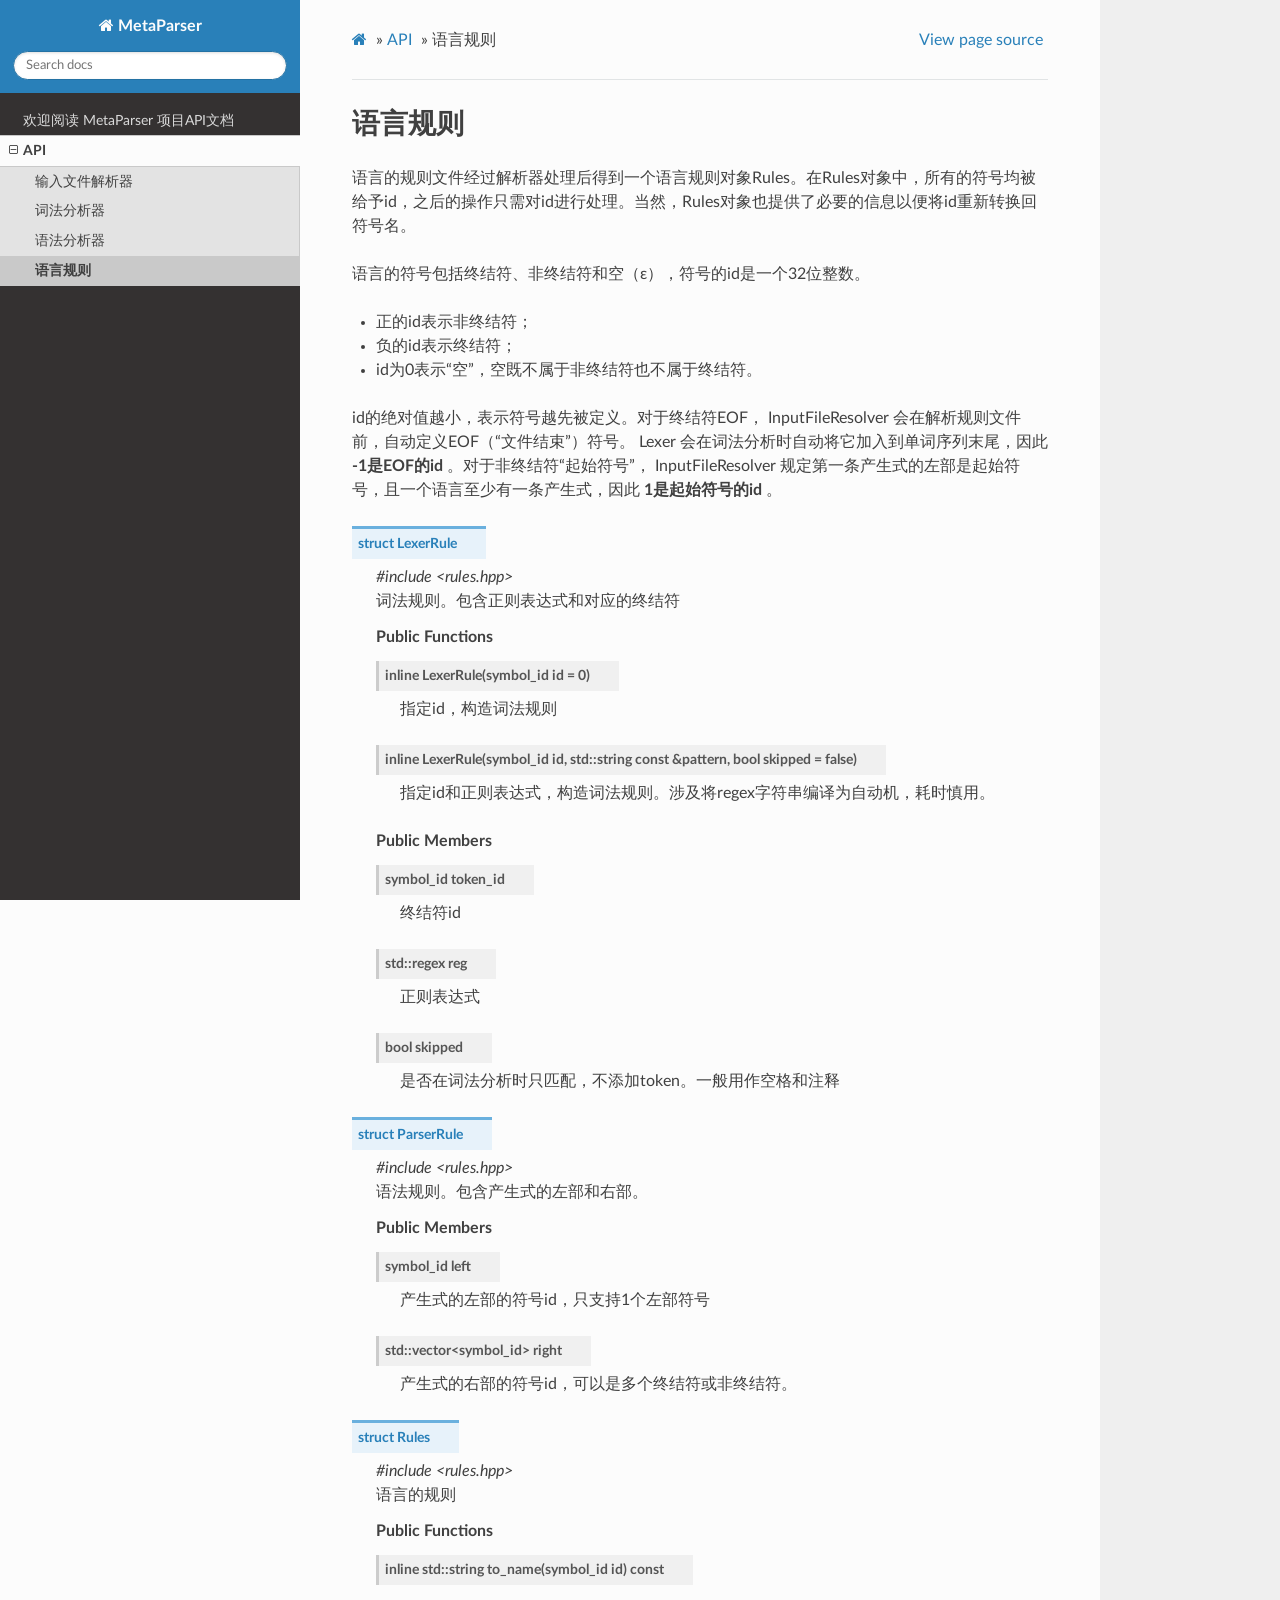
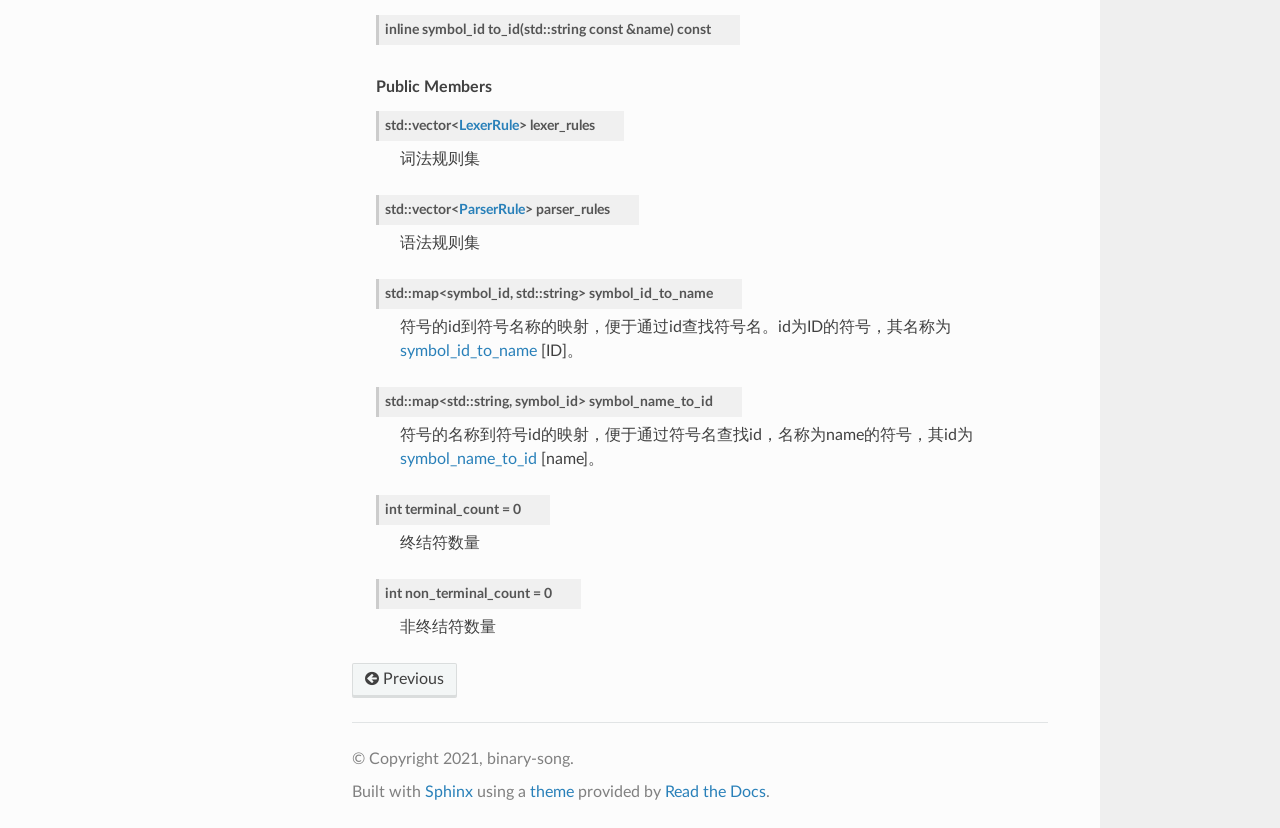
<file: api/rules.html>
<!DOCTYPE html>
<html class="writer-html5" lang="en" >
<head>
  <meta charset="utf-8" />
  
  <meta name="viewport" content="width=device-width, initial-scale=1.0" />
  
  <title>语言规则 &mdash; MetaParser  documentation</title>
  

  
  <link rel="stylesheet" href="../_static/css/theme.css" type="text/css" />
  <link rel="stylesheet" href="../_static/pygments.css" type="text/css" />
  <link rel="stylesheet" href="../_static/pygments.css" type="text/css" />
  <link rel="stylesheet" href="../_static/css/theme.css" type="text/css" />
  <link rel="stylesheet" href="../_static/graphviz.css" type="text/css" />
  <link rel="stylesheet" href="../_static/css/mycss.css" type="text/css" />

  
  

  
  

  

  
  <!--[if lt IE 9]>
    <script src="../_static/js/html5shiv.min.js"></script>
  <![endif]-->
  
    
      <script type="text/javascript" id="documentation_options" data-url_root="../" src="../_static/documentation_options.js"></script>
        <script data-url_root="../" id="documentation_options" src="../_static/documentation_options.js"></script>
        <script src="../_static/jquery.js"></script>
        <script src="../_static/underscore.js"></script>
        <script src="../_static/doctools.js"></script>
    
    <script type="text/javascript" src="../_static/js/theme.js"></script>

    
    <link rel="index" title="Index" href="../genindex.html" />
    <link rel="search" title="Search" href="../search.html" />
    <link rel="prev" title="语法分析器" href="parser.html" /> 
</head>

<body class="wy-body-for-nav">

   
  <div class="wy-grid-for-nav">
    
    <nav data-toggle="wy-nav-shift" class="wy-nav-side">
      <div class="wy-side-scroll">
        <div class="wy-side-nav-search" >
          

          
            <a href="../index.html" class="icon icon-home"> MetaParser
          

          
          </a>

          
            
            
          

          
<div role="search">
  <form id="rtd-search-form" class="wy-form" action="../search.html" method="get">
    <input type="text" name="q" placeholder="Search docs" />
    <input type="hidden" name="check_keywords" value="yes" />
    <input type="hidden" name="area" value="default" />
  </form>
</div>

          
        </div>

        
        <div class="wy-menu wy-menu-vertical" data-spy="affix" role="navigation" aria-label="main navigation">
          
            
            
              
            
            
              <ul class="current">
<li class="toctree-l1"><a class="reference internal" href="../index.html">欢迎阅读 MetaParser 项目API文档</a></li>
<li class="toctree-l1 current"><a class="reference internal" href="index.html">API</a><ul class="current">
<li class="toctree-l2"><a class="reference internal" href="inrslv.html">输入文件解析器</a></li>
<li class="toctree-l2"><a class="reference internal" href="lexer.html">词法分析器</a></li>
<li class="toctree-l2"><a class="reference internal" href="parser.html">语法分析器</a></li>
<li class="toctree-l2 current"><a class="current reference internal" href="#">语言规则</a></li>
</ul>
</li>
</ul>

            
          
        </div>
        
      </div>
    </nav>

    <section data-toggle="wy-nav-shift" class="wy-nav-content-wrap">

      
      <nav class="wy-nav-top" aria-label="top navigation">
        
          <i data-toggle="wy-nav-top" class="fa fa-bars"></i>
          <a href="../index.html">MetaParser</a>
        
      </nav>


      <div class="wy-nav-content">
        
        <div class="rst-content">
        
          

















<div role="navigation" aria-label="breadcrumbs navigation">

  <ul class="wy-breadcrumbs">
    
      <li><a href="../index.html" class="icon icon-home"></a> &raquo;</li>
        
          <li><a href="index.html">API</a> &raquo;</li>
        
      <li>语言规则</li>
    
    
      <li class="wy-breadcrumbs-aside">
        
          
            <a href="../_sources/api/rules.rst.txt" rel="nofollow"> View page source</a>
          
        
      </li>
    
  </ul>

  
  <hr/>
</div>
          <div role="main" class="document" itemscope="itemscope" itemtype="http://schema.org/Article">
           <div itemprop="articleBody">
            
  <div class="section" id="api-rules">
<span id="id1"></span><h1>语言规则<a class="headerlink" href="#api-rules" title="Permalink to this headline">¶</a></h1>
<p>语言的规则文件经过解析器处理后得到一个语言规则对象Rules。在Rules对象中，所有的符号均被给予id，之后的操作只需对id进行处理。当然，Rules对象也提供了必要的信息以便将id重新转换回符号名。</p>
<p>语言的符号包括终结符、非终结符和空（ε），符号的id是一个32位整数。</p>
<ul class="simple">
<li><p>正的id表示非终结符；</p></li>
<li><p>负的id表示终结符；</p></li>
<li><p>id为0表示“空”，空既不属于非终结符也不属于终结符。</p></li>
</ul>
<p>id的绝对值越小，表示符号越先被定义。对于终结符EOF， InputFileResolver 会在解析规则文件前，自动定义EOF（“文件结束”）符号。 Lexer 会在词法分析时自动将它加入到单词序列末尾，因此 <strong>-1是EOF的id</strong> 。对于非终结符“起始符号”， InputFileResolver 规定第一条产生式的左部是起始符号，且一个语言至少有一条产生式，因此 <strong>1是起始符号的id</strong> 。</p>
<dl class="cpp struct">
<dt class="sig sig-object cpp" id="_CPPv49LexerRule">
<span id="_CPPv39LexerRule"></span><span id="_CPPv29LexerRule"></span><span id="LexerRule"></span><span class="target" id="struct_lexer_rule"></span><span class="k"><span class="pre">struct</span></span><span class="w"> </span><span class="sig-name descname"><span class="n"><span class="pre">LexerRule</span></span></span><a class="headerlink" href="#_CPPv49LexerRule" title="Permalink to this definition">¶</a><br /></dt>
<dd><em>#include &lt;rules.hpp&gt;</em><p>词法规则。包含正则表达式和对应的终结符 </p>
<div class="breathe-sectiondef docutils container">
<p class="breathe-sectiondef-title rubric" id="breathe-section-title-public-functions">Public Functions</p>
<dl class="cpp function">
<dt class="sig sig-object cpp" id="_CPPv4N9LexerRule9LexerRuleE9symbol_id">
<span id="_CPPv3N9LexerRule9LexerRuleE9symbol_id"></span><span id="_CPPv2N9LexerRule9LexerRuleE9symbol_id"></span><span id="LexerRule::LexerRule__symbol_id"></span><span class="target" id="struct_lexer_rule_1abfad074ff90156969f66167519790943"></span><span class="k"><span class="pre">inline</span></span><span class="w"> </span><span class="sig-name descname"><span class="n"><span class="pre">LexerRule</span></span></span><span class="sig-paren">(</span><span class="n"><span class="pre">symbol_id</span></span><span class="w"> </span><span class="n sig-param"><span class="pre">id</span></span><span class="w"> </span><span class="p"><span class="pre">=</span></span><span class="w"> </span><span class="m"><span class="pre">0</span></span><span class="sig-paren">)</span><a class="headerlink" href="#_CPPv4N9LexerRule9LexerRuleE9symbol_id" title="Permalink to this definition">¶</a><br /></dt>
<dd><p>指定id，构造词法规则 </p>
</dd></dl>

<dl class="cpp function">
<dt class="sig sig-object cpp" id="_CPPv4N9LexerRule9LexerRuleE9symbol_idRKNSt6stringEb">
<span id="_CPPv3N9LexerRule9LexerRuleE9symbol_idRKNSt6stringEb"></span><span id="_CPPv2N9LexerRule9LexerRuleE9symbol_idRKNSt6stringEb"></span><span id="LexerRule::LexerRule__symbol_id.ssCR.b"></span><span class="target" id="struct_lexer_rule_1a491251329fdc8f4cbe933267d97f1339"></span><span class="k"><span class="pre">inline</span></span><span class="w"> </span><span class="sig-name descname"><span class="n"><span class="pre">LexerRule</span></span></span><span class="sig-paren">(</span><span class="n"><span class="pre">symbol_id</span></span><span class="w"> </span><span class="n sig-param"><span class="pre">id</span></span>, <span class="n"><span class="pre">std</span></span><span class="p"><span class="pre">::</span></span><span class="n"><span class="pre">string</span></span><span class="w"> </span><span class="k"><span class="pre">const</span></span><span class="w"> </span><span class="p"><span class="pre">&amp;</span></span><span class="n sig-param"><span class="pre">pattern</span></span>, <span class="kt"><span class="pre">bool</span></span><span class="w"> </span><span class="n sig-param"><span class="pre">skipped</span></span><span class="w"> </span><span class="p"><span class="pre">=</span></span><span class="w"> </span><span class="k"><span class="pre">false</span></span><span class="sig-paren">)</span><a class="headerlink" href="#_CPPv4N9LexerRule9LexerRuleE9symbol_idRKNSt6stringEb" title="Permalink to this definition">¶</a><br /></dt>
<dd><p>指定id和正则表达式，构造词法规则。涉及将regex字符串编译为自动机，耗时慎用。 </p>
</dd></dl>

</div>
<div class="breathe-sectiondef docutils container">
<p class="breathe-sectiondef-title rubric" id="breathe-section-title-public-members">Public Members</p>
<dl class="cpp var">
<dt class="sig sig-object cpp" id="_CPPv4N9LexerRule8token_idE">
<span id="_CPPv3N9LexerRule8token_idE"></span><span id="_CPPv2N9LexerRule8token_idE"></span><span id="LexerRule::token_id__symbol_id"></span><span class="target" id="struct_lexer_rule_1a221540697074571a1dab57d67391178d"></span><span class="n"><span class="pre">symbol_id</span></span><span class="w"> </span><span class="sig-name descname"><span class="n"><span class="pre">token_id</span></span></span><a class="headerlink" href="#_CPPv4N9LexerRule8token_idE" title="Permalink to this definition">¶</a><br /></dt>
<dd><p>终结符id </p>
</dd></dl>

<dl class="cpp var">
<dt class="sig sig-object cpp" id="_CPPv4N9LexerRule3regE">
<span id="_CPPv3N9LexerRule3regE"></span><span id="_CPPv2N9LexerRule3regE"></span><span id="LexerRule::reg__std::regex"></span><span class="target" id="struct_lexer_rule_1a63a8b183fb30b8a5e48a12ee91c53d18"></span><span class="n"><span class="pre">std</span></span><span class="p"><span class="pre">::</span></span><span class="n"><span class="pre">regex</span></span><span class="w"> </span><span class="sig-name descname"><span class="n"><span class="pre">reg</span></span></span><a class="headerlink" href="#_CPPv4N9LexerRule3regE" title="Permalink to this definition">¶</a><br /></dt>
<dd><p>正则表达式 </p>
</dd></dl>

<dl class="cpp var">
<dt class="sig sig-object cpp" id="_CPPv4N9LexerRule7skippedE">
<span id="_CPPv3N9LexerRule7skippedE"></span><span id="_CPPv2N9LexerRule7skippedE"></span><span id="LexerRule::skipped__b"></span><span class="target" id="struct_lexer_rule_1a0ffc5343e8838cbd9f7649fd789df0dd"></span><span class="kt"><span class="pre">bool</span></span><span class="w"> </span><span class="sig-name descname"><span class="n"><span class="pre">skipped</span></span></span><a class="headerlink" href="#_CPPv4N9LexerRule7skippedE" title="Permalink to this definition">¶</a><br /></dt>
<dd><p>是否在词法分析时只匹配，不添加token。一般用作空格和注释 </p>
</dd></dl>

</div>
</dd></dl>

<dl class="cpp struct">
<dt class="sig sig-object cpp" id="_CPPv410ParserRule">
<span id="_CPPv310ParserRule"></span><span id="_CPPv210ParserRule"></span><span id="ParserRule"></span><span class="target" id="struct_parser_rule"></span><span class="k"><span class="pre">struct</span></span><span class="w"> </span><span class="sig-name descname"><span class="n"><span class="pre">ParserRule</span></span></span><a class="headerlink" href="#_CPPv410ParserRule" title="Permalink to this definition">¶</a><br /></dt>
<dd><em>#include &lt;rules.hpp&gt;</em><p>语法规则。包含产生式的左部和右部。 </p>
<div class="breathe-sectiondef docutils container">
<p class="breathe-sectiondef-title rubric" id="breathe-section-title-public-members">Public Members</p>
<dl class="cpp var">
<dt class="sig sig-object cpp" id="_CPPv4N10ParserRule4leftE">
<span id="_CPPv3N10ParserRule4leftE"></span><span id="_CPPv2N10ParserRule4leftE"></span><span id="ParserRule::left__symbol_id"></span><span class="target" id="struct_parser_rule_1a6e2b1e221d88b2faba79dedbca7022c0"></span><span class="n"><span class="pre">symbol_id</span></span><span class="w"> </span><span class="sig-name descname"><span class="n"><span class="pre">left</span></span></span><a class="headerlink" href="#_CPPv4N10ParserRule4leftE" title="Permalink to this definition">¶</a><br /></dt>
<dd><p>产生式的左部的符号id，只支持1个左部符号 </p>
</dd></dl>

<dl class="cpp var">
<dt class="sig sig-object cpp" id="_CPPv4N10ParserRule5rightE">
<span id="_CPPv3N10ParserRule5rightE"></span><span id="_CPPv2N10ParserRule5rightE"></span><span id="ParserRule::right__std::vector:symbol_id:"></span><span class="target" id="struct_parser_rule_1a38080e244984a786992573c9b2e87943"></span><span class="n"><span class="pre">std</span></span><span class="p"><span class="pre">::</span></span><span class="n"><span class="pre">vector</span></span><span class="p"><span class="pre">&lt;</span></span><span class="n"><span class="pre">symbol_id</span></span><span class="p"><span class="pre">&gt;</span></span><span class="w"> </span><span class="sig-name descname"><span class="n"><span class="pre">right</span></span></span><a class="headerlink" href="#_CPPv4N10ParserRule5rightE" title="Permalink to this definition">¶</a><br /></dt>
<dd><p>产生式的右部的符号id，可以是多个终结符或非终结符。 </p>
</dd></dl>

</div>
</dd></dl>

<dl class="cpp struct">
<dt class="sig sig-object cpp" id="_CPPv45Rules">
<span id="_CPPv35Rules"></span><span id="_CPPv25Rules"></span><span id="Rules"></span><span class="target" id="struct_rules"></span><span class="k"><span class="pre">struct</span></span><span class="w"> </span><span class="sig-name descname"><span class="n"><span class="pre">Rules</span></span></span><a class="headerlink" href="#_CPPv45Rules" title="Permalink to this definition">¶</a><br /></dt>
<dd><em>#include &lt;rules.hpp&gt;</em><p>语言的规则 </p>
<div class="breathe-sectiondef docutils container">
<p class="breathe-sectiondef-title rubric" id="breathe-section-title-public-functions">Public Functions</p>
<dl class="cpp function">
<dt class="sig sig-object cpp" id="_CPPv4NK5Rules7to_nameE9symbol_id">
<span id="_CPPv3NK5Rules7to_nameE9symbol_id"></span><span id="_CPPv2NK5Rules7to_nameE9symbol_id"></span><span id="Rules::to_name__symbol_idC"></span><span class="target" id="struct_rules_1a1400cefcda4c7cd13cc4378a90cd8fad"></span><span class="k"><span class="pre">inline</span></span><span class="w"> </span><span class="n"><span class="pre">std</span></span><span class="p"><span class="pre">::</span></span><span class="n"><span class="pre">string</span></span><span class="w"> </span><span class="sig-name descname"><span class="n"><span class="pre">to_name</span></span></span><span class="sig-paren">(</span><span class="n"><span class="pre">symbol_id</span></span><span class="w"> </span><span class="n sig-param"><span class="pre">id</span></span><span class="sig-paren">)</span><span class="w"> </span><span class="k"><span class="pre">const</span></span><a class="headerlink" href="#_CPPv4NK5Rules7to_nameE9symbol_id" title="Permalink to this definition">¶</a><br /></dt>
<dd></dd></dl>

<dl class="cpp function">
<dt class="sig sig-object cpp" id="_CPPv4NK5Rules5to_idERKNSt6stringE">
<span id="_CPPv3NK5Rules5to_idERKNSt6stringE"></span><span id="_CPPv2NK5Rules5to_idERKNSt6stringE"></span><span id="Rules::to_id__ssCRC"></span><span class="target" id="struct_rules_1ad72a5b291fea131290d60377e1c80154"></span><span class="k"><span class="pre">inline</span></span><span class="w"> </span><span class="n"><span class="pre">symbol_id</span></span><span class="w"> </span><span class="sig-name descname"><span class="n"><span class="pre">to_id</span></span></span><span class="sig-paren">(</span><span class="n"><span class="pre">std</span></span><span class="p"><span class="pre">::</span></span><span class="n"><span class="pre">string</span></span><span class="w"> </span><span class="k"><span class="pre">const</span></span><span class="w"> </span><span class="p"><span class="pre">&amp;</span></span><span class="n sig-param"><span class="pre">name</span></span><span class="sig-paren">)</span><span class="w"> </span><span class="k"><span class="pre">const</span></span><a class="headerlink" href="#_CPPv4NK5Rules5to_idERKNSt6stringE" title="Permalink to this definition">¶</a><br /></dt>
<dd></dd></dl>

</div>
<div class="breathe-sectiondef docutils container">
<p class="breathe-sectiondef-title rubric" id="breathe-section-title-public-members">Public Members</p>
<dl class="cpp var">
<dt class="sig sig-object cpp" id="_CPPv4N5Rules11lexer_rulesE">
<span id="_CPPv3N5Rules11lexer_rulesE"></span><span id="_CPPv2N5Rules11lexer_rulesE"></span><span id="Rules::lexer_rules__std::vector:LexerRule:"></span><span class="target" id="struct_rules_1a06ad5cc2f0688224b08bcca23a6856fb"></span><span class="n"><span class="pre">std</span></span><span class="p"><span class="pre">::</span></span><span class="n"><span class="pre">vector</span></span><span class="p"><span class="pre">&lt;</span></span><a class="reference internal" href="#_CPPv49LexerRule" title="LexerRule"><span class="n"><span class="pre">LexerRule</span></span></a><span class="p"><span class="pre">&gt;</span></span><span class="w"> </span><span class="sig-name descname"><span class="n"><span class="pre">lexer_rules</span></span></span><a class="headerlink" href="#_CPPv4N5Rules11lexer_rulesE" title="Permalink to this definition">¶</a><br /></dt>
<dd><p>词法规则集 </p>
</dd></dl>

<dl class="cpp var">
<dt class="sig sig-object cpp" id="_CPPv4N5Rules12parser_rulesE">
<span id="_CPPv3N5Rules12parser_rulesE"></span><span id="_CPPv2N5Rules12parser_rulesE"></span><span id="Rules::parser_rules__std::vector:ParserRule:"></span><span class="target" id="struct_rules_1a35f5d7d4a460b06571a623f5b6da9e8c"></span><span class="n"><span class="pre">std</span></span><span class="p"><span class="pre">::</span></span><span class="n"><span class="pre">vector</span></span><span class="p"><span class="pre">&lt;</span></span><a class="reference internal" href="#_CPPv410ParserRule" title="ParserRule"><span class="n"><span class="pre">ParserRule</span></span></a><span class="p"><span class="pre">&gt;</span></span><span class="w"> </span><span class="sig-name descname"><span class="n"><span class="pre">parser_rules</span></span></span><a class="headerlink" href="#_CPPv4N5Rules12parser_rulesE" title="Permalink to this definition">¶</a><br /></dt>
<dd><p>语法规则集 </p>
</dd></dl>

<dl class="cpp var">
<dt class="sig sig-object cpp" id="_CPPv4N5Rules17symbol_id_to_nameE">
<span id="_CPPv3N5Rules17symbol_id_to_nameE"></span><span id="_CPPv2N5Rules17symbol_id_to_nameE"></span><span id="Rules::symbol_id_to_name__std::map:symbol_id.ss:"></span><span class="target" id="struct_rules_1addd62afefb90e678088a1f9eafc2c7b6"></span><span class="n"><span class="pre">std</span></span><span class="p"><span class="pre">::</span></span><span class="n"><span class="pre">map</span></span><span class="p"><span class="pre">&lt;</span></span><span class="n"><span class="pre">symbol_id</span></span><span class="p"><span class="pre">,</span></span><span class="w"> </span><span class="n"><span class="pre">std</span></span><span class="p"><span class="pre">::</span></span><span class="n"><span class="pre">string</span></span><span class="p"><span class="pre">&gt;</span></span><span class="w"> </span><span class="sig-name descname"><span class="n"><span class="pre">symbol_id_to_name</span></span></span><a class="headerlink" href="#_CPPv4N5Rules17symbol_id_to_nameE" title="Permalink to this definition">¶</a><br /></dt>
<dd><p>符号的id到符号名称的映射，便于通过id查找符号名。id为ID的符号，其名称为 <a class="reference internal" href="#struct_rules_1addd62afefb90e678088a1f9eafc2c7b6"><span class="std std-ref">symbol_id_to_name</span></a> [ID]。 </p>
</dd></dl>

<dl class="cpp var">
<dt class="sig sig-object cpp" id="_CPPv4N5Rules17symbol_name_to_idE">
<span id="_CPPv3N5Rules17symbol_name_to_idE"></span><span id="_CPPv2N5Rules17symbol_name_to_idE"></span><span id="Rules::symbol_name_to_id__std::map:ss.symbol_id:"></span><span class="target" id="struct_rules_1ae6542b3e8dc035e64411ae9432ea570d"></span><span class="n"><span class="pre">std</span></span><span class="p"><span class="pre">::</span></span><span class="n"><span class="pre">map</span></span><span class="p"><span class="pre">&lt;</span></span><span class="n"><span class="pre">std</span></span><span class="p"><span class="pre">::</span></span><span class="n"><span class="pre">string</span></span><span class="p"><span class="pre">,</span></span><span class="w"> </span><span class="n"><span class="pre">symbol_id</span></span><span class="p"><span class="pre">&gt;</span></span><span class="w"> </span><span class="sig-name descname"><span class="n"><span class="pre">symbol_name_to_id</span></span></span><a class="headerlink" href="#_CPPv4N5Rules17symbol_name_to_idE" title="Permalink to this definition">¶</a><br /></dt>
<dd><p>符号的名称到符号id的映射，便于通过符号名查找id，名称为name的符号，其id为 <a class="reference internal" href="#struct_rules_1ae6542b3e8dc035e64411ae9432ea570d"><span class="std std-ref">symbol_name_to_id</span></a> [name]。 </p>
</dd></dl>

<dl class="cpp var">
<dt class="sig sig-object cpp" id="_CPPv4N5Rules14terminal_countE">
<span id="_CPPv3N5Rules14terminal_countE"></span><span id="_CPPv2N5Rules14terminal_countE"></span><span id="Rules::terminal_count__i"></span><span class="target" id="struct_rules_1a0edbf7ca994ddefad3e15c2e97ff7769"></span><span class="kt"><span class="pre">int</span></span><span class="w"> </span><span class="sig-name descname"><span class="n"><span class="pre">terminal_count</span></span></span><span class="w"> </span><span class="p"><span class="pre">=</span></span><span class="w"> </span><span class="m"><span class="pre">0</span></span><a class="headerlink" href="#_CPPv4N5Rules14terminal_countE" title="Permalink to this definition">¶</a><br /></dt>
<dd><p>终结符数量 </p>
</dd></dl>

<dl class="cpp var">
<dt class="sig sig-object cpp" id="_CPPv4N5Rules18non_terminal_countE">
<span id="_CPPv3N5Rules18non_terminal_countE"></span><span id="_CPPv2N5Rules18non_terminal_countE"></span><span id="Rules::non_terminal_count__i"></span><span class="target" id="struct_rules_1a304b7f3947871246c6683548fe29c444"></span><span class="kt"><span class="pre">int</span></span><span class="w"> </span><span class="sig-name descname"><span class="n"><span class="pre">non_terminal_count</span></span></span><span class="w"> </span><span class="p"><span class="pre">=</span></span><span class="w"> </span><span class="m"><span class="pre">0</span></span><a class="headerlink" href="#_CPPv4N5Rules18non_terminal_countE" title="Permalink to this definition">¶</a><br /></dt>
<dd><p>非终结符数量 </p>
</dd></dl>

</div>
</dd></dl>

</div>


           </div>
           
          </div>
          <footer>
    <div class="rst-footer-buttons" role="navigation" aria-label="footer navigation">
        <a href="parser.html" class="btn btn-neutral float-left" title="语法分析器" accesskey="p" rel="prev"><span class="fa fa-arrow-circle-left" aria-hidden="true"></span> Previous</a>
    </div>

  <hr/>

  <div role="contentinfo">
    <p>
        &#169; Copyright 2021, binary-song.

    </p>
  </div>
    
    
    
    Built with <a href="https://www.sphinx-doc.org/">Sphinx</a> using a
    
    <a href="https://github.com/readthedocs/sphinx_rtd_theme">theme</a>
    
    provided by <a href="https://readthedocs.org">Read the Docs</a>. 

</footer>
        </div>
      </div>

    </section>

  </div>
  

  <script type="text/javascript">
      jQuery(function () {
          SphinxRtdTheme.Navigation.enable(true);
      });
  </script>

  
  
    
   

</body>
</html>
</file>
<file: _static/css/theme.css>
html{box-sizing:border-box}*,:after,:before{box-sizing:inherit}article,aside,details,figcaption,figure,footer,header,hgroup,nav,section{display:block}audio,canvas,video{display:inline-block;*display:inline;*zoom:1}[hidden],audio:not([controls]){display:none}*{-webkit-box-sizing:border-box;-moz-box-sizing:border-box;box-sizing:border-box}html{font-size:100%;-webkit-text-size-adjust:100%;-ms-text-size-adjust:100%}body{margin:0}a:active,a:hover{outline:0}abbr[title]{border-bottom:1px dotted}b,strong{font-weight:700}blockquote{margin:0}dfn{font-style:italic}ins{background:#ff9;text-decoration:none}ins,mark{color:#000}mark{background:#ff0;font-style:italic;font-weight:700}.rst-content code,.rst-content tt,code,kbd,pre,samp{font-family:monospace,serif;_font-family:courier new,monospace;font-size:1em}pre{white-space:pre}q{quotes:none}q:after,q:before{content:"";content:none}small{font-size:85%}sub,sup{font-size:75%;line-height:0;position:relative;vertical-align:baseline}sup{top:-.5em}sub{bottom:-.25em}dl,ol,ul{margin:0;padding:0;list-style:none;list-style-image:none}li{list-style:none}dd{margin:0}img{border:0;-ms-interpolation-mode:bicubic;vertical-align:middle;max-width:100%}svg:not(:root){overflow:hidden}figure,form{margin:0}label{cursor:pointer}button,input,select,textarea{font-size:100%;margin:0;vertical-align:baseline;*vertical-align:middle}button,input{line-height:normal}button,input[type=button],input[type=reset],input[type=submit]{cursor:pointer;-webkit-appearance:button;*overflow:visible}button[disabled],input[disabled]{cursor:default}input[type=search]{-webkit-appearance:textfield;-moz-box-sizing:content-box;-webkit-box-sizing:content-box;box-sizing:content-box}textarea{resize:vertical}table{border-collapse:collapse;border-spacing:0}td{vertical-align:top}.chromeframe{margin:.2em 0;background:#ccc;color:#000;padding:.2em 0}.ir{display:block;border:0;text-indent:-999em;overflow:hidden;background-color:transparent;background-repeat:no-repeat;text-align:left;direction:ltr;*line-height:0}.ir br{display:none}.hidden{display:none!important;visibility:hidden}.visuallyhidden{border:0;clip:rect(0 0 0 0);height:1px;margin:-1px;overflow:hidden;padding:0;position:absolute;width:1px}.visuallyhidden.focusable:active,.visuallyhidden.focusable:focus{clip:auto;height:auto;margin:0;overflow:visible;position:static;width:auto}.invisible{visibility:hidden}.relative{position:relative}big,small{font-size:100%}@media print{body,html,section{background:none!important}*{box-shadow:none!important;text-shadow:none!important;filter:none!important;-ms-filter:none!important}a,a:visited{text-decoration:underline}.ir a:after,a[href^="#"]:after,a[href^="javascript:"]:after{content:""}blockquote,pre{page-break-inside:avoid}thead{display:table-header-group}img,tr{page-break-inside:avoid}img{max-width:100%!important}@page{margin:.5cm}.rst-content .toctree-wrapper>p.caption,h2,h3,p{orphans:3;widows:3}.rst-content .toctree-wrapper>p.caption,h2,h3{page-break-after:avoid}}.btn,.fa:before,.icon:before,.rst-content .admonition,.rst-content .admonition-title:before,.rst-content .admonition-todo,.rst-content .attention,.rst-content .caution,.rst-content .code-block-caption .headerlink:before,.rst-content .danger,.rst-content .error,.rst-content .hint,.rst-content .important,.rst-content .note,.rst-content .seealso,.rst-content .tip,.rst-content .warning,.rst-content code.download span:first-child:before,.rst-content dl dt .headerlink:before,.rst-content h1 .headerlink:before,.rst-content h2 .headerlink:before,.rst-content h3 .headerlink:before,.rst-content h4 .headerlink:before,.rst-content h5 .headerlink:before,.rst-content h6 .headerlink:before,.rst-content p.caption .headerlink:before,.rst-content table>caption .headerlink:before,.rst-content tt.download span:first-child:before,.wy-alert,.wy-dropdown .caret:before,.wy-inline-validate.wy-inline-validate-danger .wy-input-context:before,.wy-inline-validate.wy-inline-validate-info .wy-input-context:before,.wy-inline-validate.wy-inline-validate-success .wy-input-context:before,.wy-inline-validate.wy-inline-validate-warning .wy-input-context:before,.wy-menu-vertical li.current>a,.wy-menu-vertical li.current>a span.toctree-expand:before,.wy-menu-vertical li.on a,.wy-menu-vertical li.on a span.toctree-expand:before,.wy-menu-vertical li span.toctree-expand:before,.wy-nav-top a,.wy-side-nav-search .wy-dropdown>a,.wy-side-nav-search>a,input[type=color],input[type=date],input[type=datetime-local],input[type=datetime],input[type=email],input[type=month],input[type=number],input[type=password],input[type=search],input[type=tel],input[type=text],input[type=time],input[type=url],input[type=week],select,textarea{-webkit-font-smoothing:antialiased}.clearfix{*zoom:1}.clearfix:after,.clearfix:before{display:table;content:""}.clearfix:after{clear:both}/*!
 *  Font Awesome 4.7.0 by @davegandy - http://fontawesome.io - @fontawesome
 *  License - http://fontawesome.io/license (Font: SIL OFL 1.1, CSS: MIT License)
 */@font-face{font-family:FontAwesome;src:url(fonts/fontawesome-webfont.eot?674f50d287a8c48dc19ba404d20fe713);src:url(fonts/fontawesome-webfont.eot?674f50d287a8c48dc19ba404d20fe713?#iefix&v=4.7.0) format("embedded-opentype"),url(fonts/fontawesome-webfont.woff2?af7ae505a9eed503f8b8e6982036873e) format("woff2"),url(fonts/fontawesome-webfont.woff?fee66e712a8a08eef5805a46892932ad) format("woff"),url(fonts/fontawesome-webfont.ttf?b06871f281fee6b241d60582ae9369b9) format("truetype"),url(fonts/fontawesome-webfont.svg?912ec66d7572ff821749319396470bde#fontawesomeregular) format("svg");font-weight:400;font-style:normal}.fa,.icon,.rst-content .admonition-title,.rst-content .code-block-caption .headerlink,.rst-content code.download span:first-child,.rst-content dl dt .headerlink,.rst-content h1 .headerlink,.rst-content h2 .headerlink,.rst-content h3 .headerlink,.rst-content h4 .headerlink,.rst-content h5 .headerlink,.rst-content h6 .headerlink,.rst-content p.caption .headerlink,.rst-content table>caption .headerlink,.rst-content tt.download span:first-child,.wy-menu-vertical li.current>a span.toctree-expand,.wy-menu-vertical li.on a span.toctree-expand,.wy-menu-vertical li span.toctree-expand{display:inline-block;font:normal normal normal 14px/1 FontAwesome;font-size:inherit;text-rendering:auto;-webkit-font-smoothing:antialiased;-moz-osx-font-smoothing:grayscale}.fa-lg{font-size:1.33333em;line-height:.75em;vertical-align:-15%}.fa-2x{font-size:2em}.fa-3x{font-size:3em}.fa-4x{font-size:4em}.fa-5x{font-size:5em}.fa-fw{width:1.28571em;text-align:center}.fa-ul{padding-left:0;margin-left:2.14286em;list-style-type:none}.fa-ul>li{position:relative}.fa-li{position:absolute;left:-2.14286em;width:2.14286em;top:.14286em;text-align:center}.fa-li.fa-lg{left:-1.85714em}.fa-border{padding:.2em .25em .15em;border:.08em solid #eee;border-radius:.1em}.fa-pull-left{float:left}.fa-pull-right{float:right}.fa-pull-left.icon,.fa.fa-pull-left,.rst-content .code-block-caption .fa-pull-left.headerlink,.rst-content .fa-pull-left.admonition-title,.rst-content code.download span.fa-pull-left:first-child,.rst-content dl dt .fa-pull-left.headerlink,.rst-content h1 .fa-pull-left.headerlink,.rst-content h2 .fa-pull-left.headerlink,.rst-content h3 .fa-pull-left.headerlink,.rst-content h4 .fa-pull-left.headerlink,.rst-content h5 .fa-pull-left.headerlink,.rst-content h6 .fa-pull-left.headerlink,.rst-content p.caption .fa-pull-left.headerlink,.rst-content table>caption .fa-pull-left.headerlink,.rst-content tt.download span.fa-pull-left:first-child,.wy-menu-vertical li.current>a span.fa-pull-left.toctree-expand,.wy-menu-vertical li.on a span.fa-pull-left.toctree-expand,.wy-menu-vertical li span.fa-pull-left.toctree-expand{margin-right:.3em}.fa-pull-right.icon,.fa.fa-pull-right,.rst-content .code-block-caption .fa-pull-right.headerlink,.rst-content .fa-pull-right.admonition-title,.rst-content code.download span.fa-pull-right:first-child,.rst-content dl dt .fa-pull-right.headerlink,.rst-content h1 .fa-pull-right.headerlink,.rst-content h2 .fa-pull-right.headerlink,.rst-content h3 .fa-pull-right.headerlink,.rst-content h4 .fa-pull-right.headerlink,.rst-content h5 .fa-pull-right.headerlink,.rst-content h6 .fa-pull-right.headerlink,.rst-content p.caption .fa-pull-right.headerlink,.rst-content table>caption .fa-pull-right.headerlink,.rst-content tt.download span.fa-pull-right:first-child,.wy-menu-vertical li.current>a span.fa-pull-right.toctree-expand,.wy-menu-vertical li.on a span.fa-pull-right.toctree-expand,.wy-menu-vertical li span.fa-pull-right.toctree-expand{margin-left:.3em}.pull-right{float:right}.pull-left{float:left}.fa.pull-left,.pull-left.icon,.rst-content .code-block-caption .pull-left.headerlink,.rst-content .pull-left.admonition-title,.rst-content code.download span.pull-left:first-child,.rst-content dl dt .pull-left.headerlink,.rst-content h1 .pull-left.headerlink,.rst-content h2 .pull-left.headerlink,.rst-content h3 .pull-left.headerlink,.rst-content h4 .pull-left.headerlink,.rst-content h5 .pull-left.headerlink,.rst-content h6 .pull-left.headerlink,.rst-content p.caption .pull-left.headerlink,.rst-content table>caption .pull-left.headerlink,.rst-content tt.download span.pull-left:first-child,.wy-menu-vertical li.current>a span.pull-left.toctree-expand,.wy-menu-vertical li.on a span.pull-left.toctree-expand,.wy-menu-vertical li span.pull-left.toctree-expand{margin-right:.3em}.fa.pull-right,.pull-right.icon,.rst-content .code-block-caption .pull-right.headerlink,.rst-content .pull-right.admonition-title,.rst-content code.download span.pull-right:first-child,.rst-content dl dt .pull-right.headerlink,.rst-content h1 .pull-right.headerlink,.rst-content h2 .pull-right.headerlink,.rst-content h3 .pull-right.headerlink,.rst-content h4 .pull-right.headerlink,.rst-content h5 .pull-right.headerlink,.rst-content h6 .pull-right.headerlink,.rst-content p.caption .pull-right.headerlink,.rst-content table>caption .pull-right.headerlink,.rst-content tt.download span.pull-right:first-child,.wy-menu-vertical li.current>a span.pull-right.toctree-expand,.wy-menu-vertical li.on a span.pull-right.toctree-expand,.wy-menu-vertical li span.pull-right.toctree-expand{margin-left:.3em}.fa-spin{-webkit-animation:fa-spin 2s linear infinite;animation:fa-spin 2s linear infinite}.fa-pulse{-webkit-animation:fa-spin 1s steps(8) infinite;animation:fa-spin 1s steps(8) infinite}@-webkit-keyframes fa-spin{0%{-webkit-transform:rotate(0deg);transform:rotate(0deg)}to{-webkit-transform:rotate(359deg);transform:rotate(359deg)}}@keyframes fa-spin{0%{-webkit-transform:rotate(0deg);transform:rotate(0deg)}to{-webkit-transform:rotate(359deg);transform:rotate(359deg)}}.fa-rotate-90{-ms-filter:"progid:DXImageTransform.Microsoft.BasicImage(rotation=1)";-webkit-transform:rotate(90deg);-ms-transform:rotate(90deg);transform:rotate(90deg)}.fa-rotate-180{-ms-filter:"progid:DXImageTransform.Microsoft.BasicImage(rotation=2)";-webkit-transform:rotate(180deg);-ms-transform:rotate(180deg);transform:rotate(180deg)}.fa-rotate-270{-ms-filter:"progid:DXImageTransform.Microsoft.BasicImage(rotation=3)";-webkit-transform:rotate(270deg);-ms-transform:rotate(270deg);transform:rotate(270deg)}.fa-flip-horizontal{-ms-filter:"progid:DXImageTransform.Microsoft.BasicImage(rotation=0, mirror=1)";-webkit-transform:scaleX(-1);-ms-transform:scaleX(-1);transform:scaleX(-1)}.fa-flip-vertical{-ms-filter:"progid:DXImageTransform.Microsoft.BasicImage(rotation=2, mirror=1)";-webkit-transform:scaleY(-1);-ms-transform:scaleY(-1);transform:scaleY(-1)}:root .fa-flip-horizontal,:root .fa-flip-vertical,:root .fa-rotate-90,:root .fa-rotate-180,:root .fa-rotate-270{filter:none}.fa-stack{position:relative;display:inline-block;width:2em;height:2em;line-height:2em;vertical-align:middle}.fa-stack-1x,.fa-stack-2x{position:absolute;left:0;width:100%;text-align:center}.fa-stack-1x{line-height:inherit}.fa-stack-2x{font-size:2em}.fa-inverse{color:#fff}.fa-glass:before{content:""}.fa-music:before{content:""}.fa-search:before,.icon-search:before{content:""}.fa-envelope-o:before{content:""}.fa-heart:before{content:""}.fa-star:before{content:""}.fa-star-o:before{content:""}.fa-user:before{content:""}.fa-film:before{content:""}.fa-th-large:before{content:""}.fa-th:before{content:""}.fa-th-list:before{content:""}.fa-check:before{content:""}.fa-close:before,.fa-remove:before,.fa-times:before{content:""}.fa-search-plus:before{content:""}.fa-search-minus:before{content:""}.fa-power-off:before{content:""}.fa-signal:before{content:""}.fa-cog:before,.fa-gear:before{content:""}.fa-trash-o:before{content:""}.fa-home:before,.icon-home:before{content:""}.fa-file-o:before{content:""}.fa-clock-o:before{content:""}.fa-road:before{content:""}.fa-download:before,.rst-content code.download span:first-child:before,.rst-content tt.download span:first-child:before{content:""}.fa-arrow-circle-o-down:before{content:""}.fa-arrow-circle-o-up:before{content:""}.fa-inbox:before{content:""}.fa-play-circle-o:before{content:""}.fa-repeat:before,.fa-rotate-right:before{content:""}.fa-refresh:before{content:""}.fa-list-alt:before{content:""}.fa-lock:before{content:""}.fa-flag:before{content:""}.fa-headphones:before{content:""}.fa-volume-off:before{content:""}.fa-volume-down:before{content:""}.fa-volume-up:before{content:""}.fa-qrcode:before{content:""}.fa-barcode:before{content:""}.fa-tag:before{content:""}.fa-tags:before{content:""}.fa-book:before,.icon-book:before{content:""}.fa-bookmark:before{content:""}.fa-print:before{content:""}.fa-camera:before{content:""}.fa-font:before{content:""}.fa-bold:before{content:""}.fa-italic:before{content:""}.fa-text-height:before{content:""}.fa-text-width:before{content:""}.fa-align-left:before{content:""}.fa-align-center:before{content:""}.fa-align-right:before{content:""}.fa-align-justify:before{content:""}.fa-list:before{content:""}.fa-dedent:before,.fa-outdent:before{content:""}.fa-indent:before{content:""}.fa-video-camera:before{content:""}.fa-image:before,.fa-photo:before,.fa-picture-o:before{content:""}.fa-pencil:before{content:""}.fa-map-marker:before{content:""}.fa-adjust:before{content:""}.fa-tint:before{content:""}.fa-edit:before,.fa-pencil-square-o:before{content:""}.fa-share-square-o:before{content:""}.fa-check-square-o:before{content:""}.fa-arrows:before{content:""}.fa-step-backward:before{content:""}.fa-fast-backward:before{content:""}.fa-backward:before{content:""}.fa-play:before{content:""}.fa-pause:before{content:""}.fa-stop:before{content:""}.fa-forward:before{content:""}.fa-fast-forward:before{content:""}.fa-step-forward:before{content:""}.fa-eject:before{content:""}.fa-chevron-left:before{content:""}.fa-chevron-right:before{content:""}.fa-plus-circle:before{content:""}.fa-minus-circle:before{content:""}.fa-times-circle:before,.wy-inline-validate.wy-inline-validate-danger .wy-input-context:before{content:""}.fa-check-circle:before,.wy-inline-validate.wy-inline-validate-success .wy-input-context:before{content:""}.fa-question-circle:before{content:""}.fa-info-circle:before{content:""}.fa-crosshairs:before{content:""}.fa-times-circle-o:before{content:""}.fa-check-circle-o:before{content:""}.fa-ban:before{content:""}.fa-arrow-left:before{content:""}.fa-arrow-right:before{content:""}.fa-arrow-up:before{content:""}.fa-arrow-down:before{content:""}.fa-mail-forward:before,.fa-share:before{content:""}.fa-expand:before{content:""}.fa-compress:before{content:""}.fa-plus:before{content:""}.fa-minus:before{content:""}.fa-asterisk:before{content:""}.fa-exclamation-circle:before,.rst-content .admonition-title:before,.wy-inline-validate.wy-inline-validate-info .wy-input-context:before,.wy-inline-validate.wy-inline-validate-warning .wy-input-context:before{content:""}.fa-gift:before{content:""}.fa-leaf:before{content:""}.fa-fire:before,.icon-fire:before{content:""}.fa-eye:before{content:""}.fa-eye-slash:before{content:""}.fa-exclamation-triangle:before,.fa-warning:before{content:""}.fa-plane:before{content:""}.fa-calendar:before{content:""}.fa-random:before{content:""}.fa-comment:before{content:""}.fa-magnet:before{content:""}.fa-chevron-up:before{content:""}.fa-chevron-down:before{content:""}.fa-retweet:before{content:""}.fa-shopping-cart:before{content:""}.fa-folder:before{content:""}.fa-folder-open:before{content:""}.fa-arrows-v:before{content:""}.fa-arrows-h:before{content:""}.fa-bar-chart-o:before,.fa-bar-chart:before{content:""}.fa-twitter-square:before{content:""}.fa-facebook-square:before{content:""}.fa-camera-retro:before{content:""}.fa-key:before{content:""}.fa-cogs:before,.fa-gears:before{content:""}.fa-comments:before{content:""}.fa-thumbs-o-up:before{content:""}.fa-thumbs-o-down:before{content:""}.fa-star-half:before{content:""}.fa-heart-o:before{content:""}.fa-sign-out:before{content:""}.fa-linkedin-square:before{content:""}.fa-thumb-tack:before{content:""}.fa-external-link:before{content:""}.fa-sign-in:before{content:""}.fa-trophy:before{content:""}.fa-github-square:before{content:""}.fa-upload:before{content:""}.fa-lemon-o:before{content:""}.fa-phone:before{content:""}.fa-square-o:before{content:""}.fa-bookmark-o:before{content:""}.fa-phone-square:before{content:""}.fa-twitter:before{content:""}.fa-facebook-f:before,.fa-facebook:before{content:""}.fa-github:before,.icon-github:before{content:""}.fa-unlock:before{content:""}.fa-credit-card:before{content:""}.fa-feed:before,.fa-rss:before{content:""}.fa-hdd-o:before{content:""}.fa-bullhorn:before{content:""}.fa-bell:before{content:""}.fa-certificate:before{content:""}.fa-hand-o-right:before{content:""}.fa-hand-o-left:before{content:""}.fa-hand-o-up:before{content:""}.fa-hand-o-down:before{content:""}.fa-arrow-circle-left:before,.icon-circle-arrow-left:before{content:""}.fa-arrow-circle-right:before,.icon-circle-arrow-right:before{content:""}.fa-arrow-circle-up:before{content:""}.fa-arrow-circle-down:before{content:""}.fa-globe:before{content:""}.fa-wrench:before{content:""}.fa-tasks:before{content:""}.fa-filter:before{content:""}.fa-briefcase:before{content:""}.fa-arrows-alt:before{content:""}.fa-group:before,.fa-users:before{content:""}.fa-chain:before,.fa-link:before,.icon-link:before{content:""}.fa-cloud:before{content:""}.fa-flask:before{content:""}.fa-cut:before,.fa-scissors:before{content:""}.fa-copy:before,.fa-files-o:before{content:""}.fa-paperclip:before{content:""}.fa-floppy-o:before,.fa-save:before{content:""}.fa-square:before{content:""}.fa-bars:before,.fa-navicon:before,.fa-reorder:before{content:""}.fa-list-ul:before{content:""}.fa-list-ol:before{content:""}.fa-strikethrough:before{content:""}.fa-underline:before{content:""}.fa-table:before{content:""}.fa-magic:before{content:""}.fa-truck:before{content:""}.fa-pinterest:before{content:""}.fa-pinterest-square:before{content:""}.fa-google-plus-square:before{content:""}.fa-google-plus:before{content:""}.fa-money:before{content:""}.fa-caret-down:before,.icon-caret-down:before,.wy-dropdown .caret:before{content:""}.fa-caret-up:before{content:""}.fa-caret-left:before{content:""}.fa-caret-right:before{content:""}.fa-columns:before{content:""}.fa-sort:before,.fa-unsorted:before{content:""}.fa-sort-desc:before,.fa-sort-down:before{content:""}.fa-sort-asc:before,.fa-sort-up:before{content:""}.fa-envelope:before{content:""}.fa-linkedin:before{content:""}.fa-rotate-left:before,.fa-undo:before{content:""}.fa-gavel:before,.fa-legal:before{content:""}.fa-dashboard:before,.fa-tachometer:before{content:""}.fa-comment-o:before{content:""}.fa-comments-o:before{content:""}.fa-bolt:before,.fa-flash:before{content:""}.fa-sitemap:before{content:""}.fa-umbrella:before{content:""}.fa-clipboard:before,.fa-paste:before{content:""}.fa-lightbulb-o:before{content:""}.fa-exchange:before{content:""}.fa-cloud-download:before{content:""}.fa-cloud-upload:before{content:""}.fa-user-md:before{content:""}.fa-stethoscope:before{content:""}.fa-suitcase:before{content:""}.fa-bell-o:before{content:""}.fa-coffee:before{content:""}.fa-cutlery:before{content:""}.fa-file-text-o:before{content:""}.fa-building-o:before{content:""}.fa-hospital-o:before{content:""}.fa-ambulance:before{content:""}.fa-medkit:before{content:""}.fa-fighter-jet:before{content:""}.fa-beer:before{content:""}.fa-h-square:before{content:""}.fa-plus-square:before{content:""}.fa-angle-double-left:before{content:""}.fa-angle-double-right:before{content:""}.fa-angle-double-up:before{content:""}.fa-angle-double-down:before{content:""}.fa-angle-left:before{content:""}.fa-angle-right:before{content:""}.fa-angle-up:before{content:""}.fa-angle-down:before{content:""}.fa-desktop:before{content:""}.fa-laptop:before{content:""}.fa-tablet:before{content:""}.fa-mobile-phone:before,.fa-mobile:before{content:""}.fa-circle-o:before{content:""}.fa-quote-left:before{content:""}.fa-quote-right:before{content:""}.fa-spinner:before{content:""}.fa-circle:before{content:""}.fa-mail-reply:before,.fa-reply:before{content:""}.fa-github-alt:before{content:""}.fa-folder-o:before{content:""}.fa-folder-open-o:before{content:""}.fa-smile-o:before{content:""}.fa-frown-o:before{content:""}.fa-meh-o:before{content:""}.fa-gamepad:before{content:""}.fa-keyboard-o:before{content:""}.fa-flag-o:before{content:""}.fa-flag-checkered:before{content:""}.fa-terminal:before{content:""}.fa-code:before{content:""}.fa-mail-reply-all:before,.fa-reply-all:before{content:""}.fa-star-half-empty:before,.fa-star-half-full:before,.fa-star-half-o:before{content:""}.fa-location-arrow:before{content:""}.fa-crop:before{content:""}.fa-code-fork:before{content:""}.fa-chain-broken:before,.fa-unlink:before{content:""}.fa-question:before{content:""}.fa-info:before{content:""}.fa-exclamation:before{content:""}.fa-superscript:before{content:""}.fa-subscript:before{content:""}.fa-eraser:before{content:""}.fa-puzzle-piece:before{content:""}.fa-microphone:before{content:""}.fa-microphone-slash:before{content:""}.fa-shield:before{content:""}.fa-calendar-o:before{content:""}.fa-fire-extinguisher:before{content:""}.fa-rocket:before{content:""}.fa-maxcdn:before{content:""}.fa-chevron-circle-left:before{content:""}.fa-chevron-circle-right:before{content:""}.fa-chevron-circle-up:before{content:""}.fa-chevron-circle-down:before{content:""}.fa-html5:before{content:""}.fa-css3:before{content:""}.fa-anchor:before{content:""}.fa-unlock-alt:before{content:""}.fa-bullseye:before{content:""}.fa-ellipsis-h:before{content:""}.fa-ellipsis-v:before{content:""}.fa-rss-square:before{content:""}.fa-play-circle:before{content:""}.fa-ticket:before{content:""}.fa-minus-square:before{content:""}.fa-minus-square-o:before,.wy-menu-vertical li.current>a span.toctree-expand:before,.wy-menu-vertical li.on a span.toctree-expand:before{content:""}.fa-level-up:before{content:""}.fa-level-down:before{content:""}.fa-check-square:before{content:""}.fa-pencil-square:before{content:""}.fa-external-link-square:before{content:""}.fa-share-square:before{content:""}.fa-compass:before{content:""}.fa-caret-square-o-down:before,.fa-toggle-down:before{content:""}.fa-caret-square-o-up:before,.fa-toggle-up:before{content:""}.fa-caret-square-o-right:before,.fa-toggle-right:before{content:""}.fa-eur:before,.fa-euro:before{content:""}.fa-gbp:before{content:""}.fa-dollar:before,.fa-usd:before{content:""}.fa-inr:before,.fa-rupee:before{content:""}.fa-cny:before,.fa-jpy:before,.fa-rmb:before,.fa-yen:before{content:""}.fa-rouble:before,.fa-rub:before,.fa-ruble:before{content:""}.fa-krw:before,.fa-won:before{content:""}.fa-bitcoin:before,.fa-btc:before{content:""}.fa-file:before{content:""}.fa-file-text:before{content:""}.fa-sort-alpha-asc:before{content:""}.fa-sort-alpha-desc:before{content:""}.fa-sort-amount-asc:before{content:""}.fa-sort-amount-desc:before{content:""}.fa-sort-numeric-asc:before{content:""}.fa-sort-numeric-desc:before{content:""}.fa-thumbs-up:before{content:""}.fa-thumbs-down:before{content:""}.fa-youtube-square:before{content:""}.fa-youtube:before{content:""}.fa-xing:before{content:""}.fa-xing-square:before{content:""}.fa-youtube-play:before{content:""}.fa-dropbox:before{content:""}.fa-stack-overflow:before{content:""}.fa-instagram:before{content:""}.fa-flickr:before{content:""}.fa-adn:before{content:""}.fa-bitbucket:before,.icon-bitbucket:before{content:""}.fa-bitbucket-square:before{content:""}.fa-tumblr:before{content:""}.fa-tumblr-square:before{content:""}.fa-long-arrow-down:before{content:""}.fa-long-arrow-up:before{content:""}.fa-long-arrow-left:before{content:""}.fa-long-arrow-right:before{content:""}.fa-apple:before{content:""}.fa-windows:before{content:""}.fa-android:before{content:""}.fa-linux:before{content:""}.fa-dribbble:before{content:""}.fa-skype:before{content:""}.fa-foursquare:before{content:""}.fa-trello:before{content:""}.fa-female:before{content:""}.fa-male:before{content:""}.fa-gittip:before,.fa-gratipay:before{content:""}.fa-sun-o:before{content:""}.fa-moon-o:before{content:""}.fa-archive:before{content:""}.fa-bug:before{content:""}.fa-vk:before{content:""}.fa-weibo:before{content:""}.fa-renren:before{content:""}.fa-pagelines:before{content:""}.fa-stack-exchange:before{content:""}.fa-arrow-circle-o-right:before{content:""}.fa-arrow-circle-o-left:before{content:""}.fa-caret-square-o-left:before,.fa-toggle-left:before{content:""}.fa-dot-circle-o:before{content:""}.fa-wheelchair:before{content:""}.fa-vimeo-square:before{content:""}.fa-try:before,.fa-turkish-lira:before{content:""}.fa-plus-square-o:before,.wy-menu-vertical li span.toctree-expand:before{content:""}.fa-space-shuttle:before{content:""}.fa-slack:before{content:""}.fa-envelope-square:before{content:""}.fa-wordpress:before{content:""}.fa-openid:before{content:""}.fa-bank:before,.fa-institution:before,.fa-university:before{content:""}.fa-graduation-cap:before,.fa-mortar-board:before{content:""}.fa-yahoo:before{content:""}.fa-google:before{content:""}.fa-reddit:before{content:""}.fa-reddit-square:before{content:""}.fa-stumbleupon-circle:before{content:""}.fa-stumbleupon:before{content:""}.fa-delicious:before{content:""}.fa-digg:before{content:""}.fa-pied-piper-pp:before{content:""}.fa-pied-piper-alt:before{content:""}.fa-drupal:before{content:""}.fa-joomla:before{content:""}.fa-language:before{content:""}.fa-fax:before{content:""}.fa-building:before{content:""}.fa-child:before{content:""}.fa-paw:before{content:""}.fa-spoon:before{content:""}.fa-cube:before{content:""}.fa-cubes:before{content:""}.fa-behance:before{content:""}.fa-behance-square:before{content:""}.fa-steam:before{content:""}.fa-steam-square:before{content:""}.fa-recycle:before{content:""}.fa-automobile:before,.fa-car:before{content:""}.fa-cab:before,.fa-taxi:before{content:""}.fa-tree:before{content:""}.fa-spotify:before{content:""}.fa-deviantart:before{content:""}.fa-soundcloud:before{content:""}.fa-database:before{content:""}.fa-file-pdf-o:before{content:""}.fa-file-word-o:before{content:""}.fa-file-excel-o:before{content:""}.fa-file-powerpoint-o:before{content:""}.fa-file-image-o:before,.fa-file-photo-o:before,.fa-file-picture-o:before{content:""}.fa-file-archive-o:before,.fa-file-zip-o:before{content:""}.fa-file-audio-o:before,.fa-file-sound-o:before{content:""}.fa-file-movie-o:before,.fa-file-video-o:before{content:""}.fa-file-code-o:before{content:""}.fa-vine:before{content:""}.fa-codepen:before{content:""}.fa-jsfiddle:before{content:""}.fa-life-bouy:before,.fa-life-buoy:before,.fa-life-ring:before,.fa-life-saver:before,.fa-support:before{content:""}.fa-circle-o-notch:before{content:""}.fa-ra:before,.fa-rebel:before,.fa-resistance:before{content:""}.fa-empire:before,.fa-ge:before{content:""}.fa-git-square:before{content:""}.fa-git:before{content:""}.fa-hacker-news:before,.fa-y-combinator-square:before,.fa-yc-square:before{content:""}.fa-tencent-weibo:before{content:""}.fa-qq:before{content:""}.fa-wechat:before,.fa-weixin:before{content:""}.fa-paper-plane:before,.fa-send:before{content:""}.fa-paper-plane-o:before,.fa-send-o:before{content:""}.fa-history:before{content:""}.fa-circle-thin:before{content:""}.fa-header:before{content:""}.fa-paragraph:before{content:""}.fa-sliders:before{content:""}.fa-share-alt:before{content:""}.fa-share-alt-square:before{content:""}.fa-bomb:before{content:""}.fa-futbol-o:before,.fa-soccer-ball-o:before{content:""}.fa-tty:before{content:""}.fa-binoculars:before{content:""}.fa-plug:before{content:""}.fa-slideshare:before{content:""}.fa-twitch:before{content:""}.fa-yelp:before{content:""}.fa-newspaper-o:before{content:""}.fa-wifi:before{content:""}.fa-calculator:before{content:""}.fa-paypal:before{content:""}.fa-google-wallet:before{content:""}.fa-cc-visa:before{content:""}.fa-cc-mastercard:before{content:""}.fa-cc-discover:before{content:""}.fa-cc-amex:before{content:""}.fa-cc-paypal:before{content:""}.fa-cc-stripe:before{content:""}.fa-bell-slash:before{content:""}.fa-bell-slash-o:before{content:""}.fa-trash:before{content:""}.fa-copyright:before{content:""}.fa-at:before{content:""}.fa-eyedropper:before{content:""}.fa-paint-brush:before{content:""}.fa-birthday-cake:before{content:""}.fa-area-chart:before{content:""}.fa-pie-chart:before{content:""}.fa-line-chart:before{content:""}.fa-lastfm:before{content:""}.fa-lastfm-square:before{content:""}.fa-toggle-off:before{content:""}.fa-toggle-on:before{content:""}.fa-bicycle:before{content:""}.fa-bus:before{content:""}.fa-ioxhost:before{content:""}.fa-angellist:before{content:""}.fa-cc:before{content:""}.fa-ils:before,.fa-shekel:before,.fa-sheqel:before{content:""}.fa-meanpath:before{content:""}.fa-buysellads:before{content:""}.fa-connectdevelop:before{content:""}.fa-dashcube:before{content:""}.fa-forumbee:before{content:""}.fa-leanpub:before{content:""}.fa-sellsy:before{content:""}.fa-shirtsinbulk:before{content:""}.fa-simplybuilt:before{content:""}.fa-skyatlas:before{content:""}.fa-cart-plus:before{content:""}.fa-cart-arrow-down:before{content:""}.fa-diamond:before{content:""}.fa-ship:before{content:""}.fa-user-secret:before{content:""}.fa-motorcycle:before{content:""}.fa-street-view:before{content:""}.fa-heartbeat:before{content:""}.fa-venus:before{content:""}.fa-mars:before{content:""}.fa-mercury:before{content:""}.fa-intersex:before,.fa-transgender:before{content:""}.fa-transgender-alt:before{content:""}.fa-venus-double:before{content:""}.fa-mars-double:before{content:""}.fa-venus-mars:before{content:""}.fa-mars-stroke:before{content:""}.fa-mars-stroke-v:before{content:""}.fa-mars-stroke-h:before{content:""}.fa-neuter:before{content:""}.fa-genderless:before{content:""}.fa-facebook-official:before{content:""}.fa-pinterest-p:before{content:""}.fa-whatsapp:before{content:""}.fa-server:before{content:""}.fa-user-plus:before{content:""}.fa-user-times:before{content:""}.fa-bed:before,.fa-hotel:before{content:""}.fa-viacoin:before{content:""}.fa-train:before{content:""}.fa-subway:before{content:""}.fa-medium:before{content:""}.fa-y-combinator:before,.fa-yc:before{content:""}.fa-optin-monster:before{content:""}.fa-opencart:before{content:""}.fa-expeditedssl:before{content:""}.fa-battery-4:before,.fa-battery-full:before,.fa-battery:before{content:""}.fa-battery-3:before,.fa-battery-three-quarters:before{content:""}.fa-battery-2:before,.fa-battery-half:before{content:""}.fa-battery-1:before,.fa-battery-quarter:before{content:""}.fa-battery-0:before,.fa-battery-empty:before{content:""}.fa-mouse-pointer:before{content:""}.fa-i-cursor:before{content:""}.fa-object-group:before{content:""}.fa-object-ungroup:before{content:""}.fa-sticky-note:before{content:""}.fa-sticky-note-o:before{content:""}.fa-cc-jcb:before{content:""}.fa-cc-diners-club:before{content:""}.fa-clone:before{content:""}.fa-balance-scale:before{content:""}.fa-hourglass-o:before{content:""}.fa-hourglass-1:before,.fa-hourglass-start:before{content:""}.fa-hourglass-2:before,.fa-hourglass-half:before{content:""}.fa-hourglass-3:before,.fa-hourglass-end:before{content:""}.fa-hourglass:before{content:""}.fa-hand-grab-o:before,.fa-hand-rock-o:before{content:""}.fa-hand-paper-o:before,.fa-hand-stop-o:before{content:""}.fa-hand-scissors-o:before{content:""}.fa-hand-lizard-o:before{content:""}.fa-hand-spock-o:before{content:""}.fa-hand-pointer-o:before{content:""}.fa-hand-peace-o:before{content:""}.fa-trademark:before{content:""}.fa-registered:before{content:""}.fa-creative-commons:before{content:""}.fa-gg:before{content:""}.fa-gg-circle:before{content:""}.fa-tripadvisor:before{content:""}.fa-odnoklassniki:before{content:""}.fa-odnoklassniki-square:before{content:""}.fa-get-pocket:before{content:""}.fa-wikipedia-w:before{content:""}.fa-safari:before{content:""}.fa-chrome:before{content:""}.fa-firefox:before{content:""}.fa-opera:before{content:""}.fa-internet-explorer:before{content:""}.fa-television:before,.fa-tv:before{content:""}.fa-contao:before{content:""}.fa-500px:before{content:""}.fa-amazon:before{content:""}.fa-calendar-plus-o:before{content:""}.fa-calendar-minus-o:before{content:""}.fa-calendar-times-o:before{content:""}.fa-calendar-check-o:before{content:""}.fa-industry:before{content:""}.fa-map-pin:before{content:""}.fa-map-signs:before{content:""}.fa-map-o:before{content:""}.fa-map:before{content:""}.fa-commenting:before{content:""}.fa-commenting-o:before{content:""}.fa-houzz:before{content:""}.fa-vimeo:before{content:""}.fa-black-tie:before{content:""}.fa-fonticons:before{content:""}.fa-reddit-alien:before{content:""}.fa-edge:before{content:""}.fa-credit-card-alt:before{content:""}.fa-codiepie:before{content:""}.fa-modx:before{content:""}.fa-fort-awesome:before{content:""}.fa-usb:before{content:""}.fa-product-hunt:before{content:""}.fa-mixcloud:before{content:""}.fa-scribd:before{content:""}.fa-pause-circle:before{content:""}.fa-pause-circle-o:before{content:""}.fa-stop-circle:before{content:""}.fa-stop-circle-o:before{content:""}.fa-shopping-bag:before{content:""}.fa-shopping-basket:before{content:""}.fa-hashtag:before{content:""}.fa-bluetooth:before{content:""}.fa-bluetooth-b:before{content:""}.fa-percent:before{content:""}.fa-gitlab:before,.icon-gitlab:before{content:""}.fa-wpbeginner:before{content:""}.fa-wpforms:before{content:""}.fa-envira:before{content:""}.fa-universal-access:before{content:""}.fa-wheelchair-alt:before{content:""}.fa-question-circle-o:before{content:""}.fa-blind:before{content:""}.fa-audio-description:before{content:""}.fa-volume-control-phone:before{content:""}.fa-braille:before{content:""}.fa-assistive-listening-systems:before{content:""}.fa-american-sign-language-interpreting:before,.fa-asl-interpreting:before{content:""}.fa-deaf:before,.fa-deafness:before,.fa-hard-of-hearing:before{content:""}.fa-glide:before{content:""}.fa-glide-g:before{content:""}.fa-sign-language:before,.fa-signing:before{content:""}.fa-low-vision:before{content:""}.fa-viadeo:before{content:""}.fa-viadeo-square:before{content:""}.fa-snapchat:before{content:""}.fa-snapchat-ghost:before{content:""}.fa-snapchat-square:before{content:""}.fa-pied-piper:before{content:""}.fa-first-order:before{content:""}.fa-yoast:before{content:""}.fa-themeisle:before{content:""}.fa-google-plus-circle:before,.fa-google-plus-official:before{content:""}.fa-fa:before,.fa-font-awesome:before{content:""}.fa-handshake-o:before{content:""}.fa-envelope-open:before{content:""}.fa-envelope-open-o:before{content:""}.fa-linode:before{content:""}.fa-address-book:before{content:""}.fa-address-book-o:before{content:""}.fa-address-card:before,.fa-vcard:before{content:""}.fa-address-card-o:before,.fa-vcard-o:before{content:""}.fa-user-circle:before{content:""}.fa-user-circle-o:before{content:""}.fa-user-o:before{content:""}.fa-id-badge:before{content:""}.fa-drivers-license:before,.fa-id-card:before{content:""}.fa-drivers-license-o:before,.fa-id-card-o:before{content:""}.fa-quora:before{content:""}.fa-free-code-camp:before{content:""}.fa-telegram:before{content:""}.fa-thermometer-4:before,.fa-thermometer-full:before,.fa-thermometer:before{content:""}.fa-thermometer-3:before,.fa-thermometer-three-quarters:before{content:""}.fa-thermometer-2:before,.fa-thermometer-half:before{content:""}.fa-thermometer-1:before,.fa-thermometer-quarter:before{content:""}.fa-thermometer-0:before,.fa-thermometer-empty:before{content:""}.fa-shower:before{content:""}.fa-bath:before,.fa-bathtub:before,.fa-s15:before{content:""}.fa-podcast:before{content:""}.fa-window-maximize:before{content:""}.fa-window-minimize:before{content:""}.fa-window-restore:before{content:""}.fa-times-rectangle:before,.fa-window-close:before{content:""}.fa-times-rectangle-o:before,.fa-window-close-o:before{content:""}.fa-bandcamp:before{content:""}.fa-grav:before{content:""}.fa-etsy:before{content:""}.fa-imdb:before{content:""}.fa-ravelry:before{content:""}.fa-eercast:before{content:""}.fa-microchip:before{content:""}.fa-snowflake-o:before{content:""}.fa-superpowers:before{content:""}.fa-wpexplorer:before{content:""}.fa-meetup:before{content:""}.sr-only{position:absolute;width:1px;height:1px;padding:0;margin:-1px;overflow:hidden;clip:rect(0,0,0,0);border:0}.sr-only-focusable:active,.sr-only-focusable:focus{position:static;width:auto;height:auto;margin:0;overflow:visible;clip:auto}.fa,.icon,.rst-content .admonition-title,.rst-content .code-block-caption .headerlink,.rst-content code.download span:first-child,.rst-content dl dt .headerlink,.rst-content h1 .headerlink,.rst-content h2 .headerlink,.rst-content h3 .headerlink,.rst-content h4 .headerlink,.rst-content h5 .headerlink,.rst-content h6 .headerlink,.rst-content p.caption .headerlink,.rst-content table>caption .headerlink,.rst-content tt.download span:first-child,.wy-dropdown .caret,.wy-inline-validate.wy-inline-validate-danger .wy-input-context,.wy-inline-validate.wy-inline-validate-info .wy-input-context,.wy-inline-validate.wy-inline-validate-success .wy-input-context,.wy-inline-validate.wy-inline-validate-warning .wy-input-context,.wy-menu-vertical li.current>a span.toctree-expand,.wy-menu-vertical li.on a span.toctree-expand,.wy-menu-vertical li span.toctree-expand{font-family:inherit}.fa:before,.icon:before,.rst-content .admonition-title:before,.rst-content .code-block-caption .headerlink:before,.rst-content code.download span:first-child:before,.rst-content dl dt .headerlink:before,.rst-content h1 .headerlink:before,.rst-content h2 .headerlink:before,.rst-content h3 .headerlink:before,.rst-content h4 .headerlink:before,.rst-content h5 .headerlink:before,.rst-content h6 .headerlink:before,.rst-content p.caption .headerlink:before,.rst-content table>caption .headerlink:before,.rst-content tt.download span:first-child:before,.wy-dropdown .caret:before,.wy-inline-validate.wy-inline-validate-danger .wy-input-context:before,.wy-inline-validate.wy-inline-validate-info .wy-input-context:before,.wy-inline-validate.wy-inline-validate-success .wy-input-context:before,.wy-inline-validate.wy-inline-validate-warning .wy-input-context:before,.wy-menu-vertical li.current>a span.toctree-expand:before,.wy-menu-vertical li.on a span.toctree-expand:before,.wy-menu-vertical li span.toctree-expand:before{font-family:FontAwesome;display:inline-block;font-style:normal;font-weight:400;line-height:1;text-decoration:inherit}.rst-content .code-block-caption a .headerlink,.rst-content a .admonition-title,.rst-content code.download a span:first-child,.rst-content dl dt a .headerlink,.rst-content h1 a .headerlink,.rst-content h2 a .headerlink,.rst-content h3 a .headerlink,.rst-content h4 a .headerlink,.rst-content h5 a .headerlink,.rst-content h6 a .headerlink,.rst-content p.caption a .headerlink,.rst-content table>caption a .headerlink,.rst-content tt.download a span:first-child,.wy-menu-vertical li.current>a span.toctree-expand,.wy-menu-vertical li.on a span.toctree-expand,.wy-menu-vertical li a span.toctree-expand,a .fa,a .icon,a .rst-content .admonition-title,a .rst-content .code-block-caption .headerlink,a .rst-content code.download span:first-child,a .rst-content dl dt .headerlink,a .rst-content h1 .headerlink,a .rst-content h2 .headerlink,a .rst-content h3 .headerlink,a .rst-content h4 .headerlink,a .rst-content h5 .headerlink,a .rst-content h6 .headerlink,a .rst-content p.caption .headerlink,a .rst-content table>caption .headerlink,a .rst-content tt.download span:first-child,a .wy-menu-vertical li span.toctree-expand{display:inline-block;text-decoration:inherit}.btn .fa,.btn .icon,.btn .rst-content .admonition-title,.btn .rst-content .code-block-caption .headerlink,.btn .rst-content code.download span:first-child,.btn .rst-content dl dt .headerlink,.btn .rst-content h1 .headerlink,.btn .rst-content h2 .headerlink,.btn .rst-content h3 .headerlink,.btn .rst-content h4 .headerlink,.btn .rst-content h5 .headerlink,.btn .rst-content h6 .headerlink,.btn .rst-content p.caption .headerlink,.btn .rst-content table>caption .headerlink,.btn .rst-content tt.download span:first-child,.btn .wy-menu-vertical li.current>a span.toctree-expand,.btn .wy-menu-vertical li.on a span.toctree-expand,.btn .wy-menu-vertical li span.toctree-expand,.nav .fa,.nav .icon,.nav .rst-content .admonition-title,.nav .rst-content .code-block-caption .headerlink,.nav .rst-content code.download span:first-child,.nav .rst-content dl dt .headerlink,.nav .rst-content h1 .headerlink,.nav .rst-content h2 .headerlink,.nav .rst-content h3 .headerlink,.nav .rst-content h4 .headerlink,.nav .rst-content h5 .headerlink,.nav .rst-content h6 .headerlink,.nav .rst-content p.caption .headerlink,.nav .rst-content table>caption .headerlink,.nav .rst-content tt.download span:first-child,.nav .wy-menu-vertical li.current>a span.toctree-expand,.nav .wy-menu-vertical li.on a span.toctree-expand,.nav .wy-menu-vertical li span.toctree-expand,.rst-content .btn .admonition-title,.rst-content .code-block-caption .btn .headerlink,.rst-content .code-block-caption .nav .headerlink,.rst-content .nav .admonition-title,.rst-content code.download .btn span:first-child,.rst-content code.download .nav span:first-child,.rst-content dl dt .btn .headerlink,.rst-content dl dt .nav .headerlink,.rst-content h1 .btn .headerlink,.rst-content h1 .nav .headerlink,.rst-content h2 .btn .headerlink,.rst-content h2 .nav .headerlink,.rst-content h3 .btn .headerlink,.rst-content h3 .nav .headerlink,.rst-content h4 .btn .headerlink,.rst-content h4 .nav .headerlink,.rst-content h5 .btn .headerlink,.rst-content h5 .nav .headerlink,.rst-content h6 .btn .headerlink,.rst-content h6 .nav .headerlink,.rst-content p.caption .btn .headerlink,.rst-content p.caption .nav .headerlink,.rst-content table>caption .btn .headerlink,.rst-content table>caption .nav .headerlink,.rst-content tt.download .btn span:first-child,.rst-content tt.download .nav span:first-child,.wy-menu-vertical li .btn span.toctree-expand,.wy-menu-vertical li.current>a .btn span.toctree-expand,.wy-menu-vertical li.current>a .nav span.toctree-expand,.wy-menu-vertical li .nav span.toctree-expand,.wy-menu-vertical li.on a .btn span.toctree-expand,.wy-menu-vertical li.on a .nav span.toctree-expand{display:inline}.btn .fa-large.icon,.btn .fa.fa-large,.btn .rst-content .code-block-caption .fa-large.headerlink,.btn .rst-content .fa-large.admonition-title,.btn .rst-content code.download span.fa-large:first-child,.btn .rst-content dl dt .fa-large.headerlink,.btn .rst-content h1 .fa-large.headerlink,.btn .rst-content h2 .fa-large.headerlink,.btn .rst-content h3 .fa-large.headerlink,.btn .rst-content h4 .fa-large.headerlink,.btn .rst-content h5 .fa-large.headerlink,.btn .rst-content h6 .fa-large.headerlink,.btn .rst-content p.caption .fa-large.headerlink,.btn .rst-content table>caption .fa-large.headerlink,.btn .rst-content tt.download span.fa-large:first-child,.btn .wy-menu-vertical li span.fa-large.toctree-expand,.nav .fa-large.icon,.nav .fa.fa-large,.nav .rst-content .code-block-caption .fa-large.headerlink,.nav .rst-content .fa-large.admonition-title,.nav .rst-content code.download span.fa-large:first-child,.nav .rst-content dl dt .fa-large.headerlink,.nav .rst-content h1 .fa-large.headerlink,.nav .rst-content h2 .fa-large.headerlink,.nav .rst-content h3 .fa-large.headerlink,.nav .rst-content h4 .fa-large.headerlink,.nav .rst-content h5 .fa-large.headerlink,.nav .rst-content h6 .fa-large.headerlink,.nav .rst-content p.caption .fa-large.headerlink,.nav .rst-content table>caption .fa-large.headerlink,.nav .rst-content tt.download span.fa-large:first-child,.nav .wy-menu-vertical li span.fa-large.toctree-expand,.rst-content .btn .fa-large.admonition-title,.rst-content .code-block-caption .btn .fa-large.headerlink,.rst-content .code-block-caption .nav .fa-large.headerlink,.rst-content .nav .fa-large.admonition-title,.rst-content code.download .btn span.fa-large:first-child,.rst-content code.download .nav span.fa-large:first-child,.rst-content dl dt .btn .fa-large.headerlink,.rst-content dl dt .nav .fa-large.headerlink,.rst-content h1 .btn .fa-large.headerlink,.rst-content h1 .nav .fa-large.headerlink,.rst-content h2 .btn .fa-large.headerlink,.rst-content h2 .nav .fa-large.headerlink,.rst-content h3 .btn .fa-large.headerlink,.rst-content h3 .nav .fa-large.headerlink,.rst-content h4 .btn .fa-large.headerlink,.rst-content h4 .nav .fa-large.headerlink,.rst-content h5 .btn .fa-large.headerlink,.rst-content h5 .nav .fa-large.headerlink,.rst-content h6 .btn .fa-large.headerlink,.rst-content h6 .nav .fa-large.headerlink,.rst-content p.caption .btn .fa-large.headerlink,.rst-content p.caption .nav .fa-large.headerlink,.rst-content table>caption .btn .fa-large.headerlink,.rst-content table>caption .nav .fa-large.headerlink,.rst-content tt.download .btn span.fa-large:first-child,.rst-content tt.download .nav span.fa-large:first-child,.wy-menu-vertical li .btn span.fa-large.toctree-expand,.wy-menu-vertical li .nav span.fa-large.toctree-expand{line-height:.9em}.btn .fa-spin.icon,.btn .fa.fa-spin,.btn .rst-content .code-block-caption .fa-spin.headerlink,.btn .rst-content .fa-spin.admonition-title,.btn .rst-content code.download span.fa-spin:first-child,.btn .rst-content dl dt .fa-spin.headerlink,.btn .rst-content h1 .fa-spin.headerlink,.btn .rst-content h2 .fa-spin.headerlink,.btn .rst-content h3 .fa-spin.headerlink,.btn .rst-content h4 .fa-spin.headerlink,.btn .rst-content h5 .fa-spin.headerlink,.btn .rst-content h6 .fa-spin.headerlink,.btn .rst-content p.caption .fa-spin.headerlink,.btn .rst-content table>caption .fa-spin.headerlink,.btn .rst-content tt.download span.fa-spin:first-child,.btn .wy-menu-vertical li span.fa-spin.toctree-expand,.nav .fa-spin.icon,.nav .fa.fa-spin,.nav .rst-content .code-block-caption .fa-spin.headerlink,.nav .rst-content .fa-spin.admonition-title,.nav .rst-content code.download span.fa-spin:first-child,.nav .rst-content dl dt .fa-spin.headerlink,.nav .rst-content h1 .fa-spin.headerlink,.nav .rst-content h2 .fa-spin.headerlink,.nav .rst-content h3 .fa-spin.headerlink,.nav .rst-content h4 .fa-spin.headerlink,.nav .rst-content h5 .fa-spin.headerlink,.nav .rst-content h6 .fa-spin.headerlink,.nav .rst-content p.caption .fa-spin.headerlink,.nav .rst-content table>caption .fa-spin.headerlink,.nav .rst-content tt.download span.fa-spin:first-child,.nav .wy-menu-vertical li span.fa-spin.toctree-expand,.rst-content .btn .fa-spin.admonition-title,.rst-content .code-block-caption .btn .fa-spin.headerlink,.rst-content .code-block-caption .nav .fa-spin.headerlink,.rst-content .nav .fa-spin.admonition-title,.rst-content code.download .btn span.fa-spin:first-child,.rst-content code.download .nav span.fa-spin:first-child,.rst-content dl dt .btn .fa-spin.headerlink,.rst-content dl dt .nav .fa-spin.headerlink,.rst-content h1 .btn .fa-spin.headerlink,.rst-content h1 .nav .fa-spin.headerlink,.rst-content h2 .btn .fa-spin.headerlink,.rst-content h2 .nav .fa-spin.headerlink,.rst-content h3 .btn .fa-spin.headerlink,.rst-content h3 .nav .fa-spin.headerlink,.rst-content h4 .btn .fa-spin.headerlink,.rst-content h4 .nav .fa-spin.headerlink,.rst-content h5 .btn .fa-spin.headerlink,.rst-content h5 .nav .fa-spin.headerlink,.rst-content h6 .btn .fa-spin.headerlink,.rst-content h6 .nav .fa-spin.headerlink,.rst-content p.caption .btn .fa-spin.headerlink,.rst-content p.caption .nav .fa-spin.headerlink,.rst-content table>caption .btn .fa-spin.headerlink,.rst-content table>caption .nav .fa-spin.headerlink,.rst-content tt.download .btn span.fa-spin:first-child,.rst-content tt.download .nav span.fa-spin:first-child,.wy-menu-vertical li .btn span.fa-spin.toctree-expand,.wy-menu-vertical li .nav span.fa-spin.toctree-expand{display:inline-block}.btn.fa:before,.btn.icon:before,.rst-content .btn.admonition-title:before,.rst-content .code-block-caption .btn.headerlink:before,.rst-content code.download span.btn:first-child:before,.rst-content dl dt .btn.headerlink:before,.rst-content h1 .btn.headerlink:before,.rst-content h2 .btn.headerlink:before,.rst-content h3 .btn.headerlink:before,.rst-content h4 .btn.headerlink:before,.rst-content h5 .btn.headerlink:before,.rst-content h6 .btn.headerlink:before,.rst-content p.caption .btn.headerlink:before,.rst-content table>caption .btn.headerlink:before,.rst-content tt.download span.btn:first-child:before,.wy-menu-vertical li span.btn.toctree-expand:before{opacity:.5;-webkit-transition:opacity .05s ease-in;-moz-transition:opacity .05s ease-in;transition:opacity .05s ease-in}.btn.fa:hover:before,.btn.icon:hover:before,.rst-content .btn.admonition-title:hover:before,.rst-content .code-block-caption .btn.headerlink:hover:before,.rst-content code.download span.btn:first-child:hover:before,.rst-content dl dt .btn.headerlink:hover:before,.rst-content h1 .btn.headerlink:hover:before,.rst-content h2 .btn.headerlink:hover:before,.rst-content h3 .btn.headerlink:hover:before,.rst-content h4 .btn.headerlink:hover:before,.rst-content h5 .btn.headerlink:hover:before,.rst-content h6 .btn.headerlink:hover:before,.rst-content p.caption .btn.headerlink:hover:before,.rst-content table>caption .btn.headerlink:hover:before,.rst-content tt.download span.btn:first-child:hover:before,.wy-menu-vertical li span.btn.toctree-expand:hover:before{opacity:1}.btn-mini .fa:before,.btn-mini .icon:before,.btn-mini .rst-content .admonition-title:before,.btn-mini .rst-content .code-block-caption .headerlink:before,.btn-mini .rst-content code.download span:first-child:before,.btn-mini .rst-content dl dt .headerlink:before,.btn-mini .rst-content h1 .headerlink:before,.btn-mini .rst-content h2 .headerlink:before,.btn-mini .rst-content h3 .headerlink:before,.btn-mini .rst-content h4 .headerlink:before,.btn-mini .rst-content h5 .headerlink:before,.btn-mini .rst-content h6 .headerlink:before,.btn-mini .rst-content p.caption .headerlink:before,.btn-mini .rst-content table>caption .headerlink:before,.btn-mini .rst-content tt.download span:first-child:before,.btn-mini .wy-menu-vertical li span.toctree-expand:before,.rst-content .btn-mini .admonition-title:before,.rst-content .code-block-caption .btn-mini .headerlink:before,.rst-content code.download .btn-mini span:first-child:before,.rst-content dl dt .btn-mini .headerlink:before,.rst-content h1 .btn-mini .headerlink:before,.rst-content h2 .btn-mini .headerlink:before,.rst-content h3 .btn-mini .headerlink:before,.rst-content h4 .btn-mini .headerlink:before,.rst-content h5 .btn-mini .headerlink:before,.rst-content h6 .btn-mini .headerlink:before,.rst-content p.caption .btn-mini .headerlink:before,.rst-content table>caption .btn-mini .headerlink:before,.rst-content tt.download .btn-mini span:first-child:before,.wy-menu-vertical li .btn-mini span.toctree-expand:before{font-size:14px;vertical-align:-15%}.rst-content .admonition,.rst-content .admonition-todo,.rst-content .attention,.rst-content .caution,.rst-content .danger,.rst-content .error,.rst-content .hint,.rst-content .important,.rst-content .note,.rst-content .seealso,.rst-content .tip,.rst-content .warning,.wy-alert{padding:12px;line-height:24px;margin-bottom:24px;background:#e7f2fa}.rst-content .admonition-title,.wy-alert-title{font-weight:700;display:block;color:#fff;background:#6ab0de;padding:6px 12px;margin:-12px -12px 12px}.rst-content .danger,.rst-content .error,.rst-content .wy-alert-danger.admonition,.rst-content .wy-alert-danger.admonition-todo,.rst-content .wy-alert-danger.attention,.rst-content .wy-alert-danger.caution,.rst-content .wy-alert-danger.hint,.rst-content .wy-alert-danger.important,.rst-content .wy-alert-danger.note,.rst-content .wy-alert-danger.seealso,.rst-content .wy-alert-danger.tip,.rst-content .wy-alert-danger.warning,.wy-alert.wy-alert-danger{background:#fdf3f2}.rst-content .danger .admonition-title,.rst-content .danger .wy-alert-title,.rst-content .error .admonition-title,.rst-content .error .wy-alert-title,.rst-content .wy-alert-danger.admonition-todo .admonition-title,.rst-content .wy-alert-danger.admonition-todo .wy-alert-title,.rst-content .wy-alert-danger.admonition .admonition-title,.rst-content .wy-alert-danger.admonition .wy-alert-title,.rst-content .wy-alert-danger.attention .admonition-title,.rst-content .wy-alert-danger.attention .wy-alert-title,.rst-content .wy-alert-danger.caution .admonition-title,.rst-content .wy-alert-danger.caution .wy-alert-title,.rst-content .wy-alert-danger.hint .admonition-title,.rst-content .wy-alert-danger.hint .wy-alert-title,.rst-content .wy-alert-danger.important .admonition-title,.rst-content .wy-alert-danger.important .wy-alert-title,.rst-content .wy-alert-danger.note .admonition-title,.rst-content .wy-alert-danger.note .wy-alert-title,.rst-content .wy-alert-danger.seealso .admonition-title,.rst-content .wy-alert-danger.seealso .wy-alert-title,.rst-content .wy-alert-danger.tip .admonition-title,.rst-content .wy-alert-danger.tip .wy-alert-title,.rst-content .wy-alert-danger.warning .admonition-title,.rst-content .wy-alert-danger.warning .wy-alert-title,.rst-content .wy-alert.wy-alert-danger .admonition-title,.wy-alert.wy-alert-danger .rst-content .admonition-title,.wy-alert.wy-alert-danger .wy-alert-title{background:#f29f97}.rst-content .admonition-todo,.rst-content .attention,.rst-content .caution,.rst-content .warning,.rst-content .wy-alert-warning.admonition,.rst-content .wy-alert-warning.danger,.rst-content .wy-alert-warning.error,.rst-content .wy-alert-warning.hint,.rst-content .wy-alert-warning.important,.rst-content .wy-alert-warning.note,.rst-content .wy-alert-warning.seealso,.rst-content .wy-alert-warning.tip,.wy-alert.wy-alert-warning{background:#ffedcc}.rst-content .admonition-todo .admonition-title,.rst-content .admonition-todo .wy-alert-title,.rst-content .attention .admonition-title,.rst-content .attention .wy-alert-title,.rst-content .caution .admonition-title,.rst-content .caution .wy-alert-title,.rst-content .warning .admonition-title,.rst-content .warning .wy-alert-title,.rst-content .wy-alert-warning.admonition .admonition-title,.rst-content .wy-alert-warning.admonition .wy-alert-title,.rst-content .wy-alert-warning.danger .admonition-title,.rst-content .wy-alert-warning.danger .wy-alert-title,.rst-content .wy-alert-warning.error .admonition-title,.rst-content .wy-alert-warning.error .wy-alert-title,.rst-content .wy-alert-warning.hint .admonition-title,.rst-content .wy-alert-warning.hint .wy-alert-title,.rst-content .wy-alert-warning.important .admonition-title,.rst-content .wy-alert-warning.important .wy-alert-title,.rst-content .wy-alert-warning.note .admonition-title,.rst-content .wy-alert-warning.note .wy-alert-title,.rst-content .wy-alert-warning.seealso .admonition-title,.rst-content .wy-alert-warning.seealso .wy-alert-title,.rst-content .wy-alert-warning.tip .admonition-title,.rst-content .wy-alert-warning.tip .wy-alert-title,.rst-content .wy-alert.wy-alert-warning .admonition-title,.wy-alert.wy-alert-warning .rst-content .admonition-title,.wy-alert.wy-alert-warning .wy-alert-title{background:#f0b37e}.rst-content .note,.rst-content .seealso,.rst-content .wy-alert-info.admonition,.rst-content .wy-alert-info.admonition-todo,.rst-content .wy-alert-info.attention,.rst-content .wy-alert-info.caution,.rst-content .wy-alert-info.danger,.rst-content .wy-alert-info.error,.rst-content .wy-alert-info.hint,.rst-content .wy-alert-info.important,.rst-content .wy-alert-info.tip,.rst-content .wy-alert-info.warning,.wy-alert.wy-alert-info{background:#e7f2fa}.rst-content .note .admonition-title,.rst-content .note .wy-alert-title,.rst-content .seealso .admonition-title,.rst-content .seealso .wy-alert-title,.rst-content .wy-alert-info.admonition-todo .admonition-title,.rst-content .wy-alert-info.admonition-todo .wy-alert-title,.rst-content .wy-alert-info.admonition .admonition-title,.rst-content .wy-alert-info.admonition .wy-alert-title,.rst-content .wy-alert-info.attention .admonition-title,.rst-content .wy-alert-info.attention .wy-alert-title,.rst-content .wy-alert-info.caution .admonition-title,.rst-content .wy-alert-info.caution .wy-alert-title,.rst-content .wy-alert-info.danger .admonition-title,.rst-content .wy-alert-info.danger .wy-alert-title,.rst-content .wy-alert-info.error .admonition-title,.rst-content .wy-alert-info.error .wy-alert-title,.rst-content .wy-alert-info.hint .admonition-title,.rst-content .wy-alert-info.hint .wy-alert-title,.rst-content .wy-alert-info.important .admonition-title,.rst-content .wy-alert-info.important .wy-alert-title,.rst-content .wy-alert-info.tip .admonition-title,.rst-content .wy-alert-info.tip .wy-alert-title,.rst-content .wy-alert-info.warning .admonition-title,.rst-content .wy-alert-info.warning .wy-alert-title,.rst-content .wy-alert.wy-alert-info .admonition-title,.wy-alert.wy-alert-info .rst-content .admonition-title,.wy-alert.wy-alert-info .wy-alert-title{background:#6ab0de}.rst-content .hint,.rst-content .important,.rst-content .tip,.rst-content .wy-alert-success.admonition,.rst-content .wy-alert-success.admonition-todo,.rst-content .wy-alert-success.attention,.rst-content .wy-alert-success.caution,.rst-content .wy-alert-success.danger,.rst-content .wy-alert-success.error,.rst-content .wy-alert-success.note,.rst-content .wy-alert-success.seealso,.rst-content .wy-alert-success.warning,.wy-alert.wy-alert-success{background:#dbfaf4}.rst-content .hint .admonition-title,.rst-content .hint .wy-alert-title,.rst-content .important .admonition-title,.rst-content .important .wy-alert-title,.rst-content .tip .admonition-title,.rst-content .tip .wy-alert-title,.rst-content .wy-alert-success.admonition-todo .admonition-title,.rst-content .wy-alert-success.admonition-todo .wy-alert-title,.rst-content .wy-alert-success.admonition .admonition-title,.rst-content .wy-alert-success.admonition .wy-alert-title,.rst-content .wy-alert-success.attention .admonition-title,.rst-content .wy-alert-success.attention .wy-alert-title,.rst-content .wy-alert-success.caution .admonition-title,.rst-content .wy-alert-success.caution .wy-alert-title,.rst-content .wy-alert-success.danger .admonition-title,.rst-content .wy-alert-success.danger .wy-alert-title,.rst-content .wy-alert-success.error .admonition-title,.rst-content .wy-alert-success.error .wy-alert-title,.rst-content .wy-alert-success.note .admonition-title,.rst-content .wy-alert-success.note .wy-alert-title,.rst-content .wy-alert-success.seealso .admonition-title,.rst-content .wy-alert-success.seealso .wy-alert-title,.rst-content .wy-alert-success.warning .admonition-title,.rst-content .wy-alert-success.warning .wy-alert-title,.rst-content .wy-alert.wy-alert-success .admonition-title,.wy-alert.wy-alert-success .rst-content .admonition-title,.wy-alert.wy-alert-success .wy-alert-title{background:#1abc9c}.rst-content .wy-alert-neutral.admonition,.rst-content .wy-alert-neutral.admonition-todo,.rst-content .wy-alert-neutral.attention,.rst-content .wy-alert-neutral.caution,.rst-content .wy-alert-neutral.danger,.rst-content .wy-alert-neutral.error,.rst-content .wy-alert-neutral.hint,.rst-content .wy-alert-neutral.important,.rst-content .wy-alert-neutral.note,.rst-content .wy-alert-neutral.seealso,.rst-content .wy-alert-neutral.tip,.rst-content .wy-alert-neutral.warning,.wy-alert.wy-alert-neutral{background:#f3f6f6}.rst-content .wy-alert-neutral.admonition-todo .admonition-title,.rst-content .wy-alert-neutral.admonition-todo .wy-alert-title,.rst-content .wy-alert-neutral.admonition .admonition-title,.rst-content .wy-alert-neutral.admonition .wy-alert-title,.rst-content .wy-alert-neutral.attention .admonition-title,.rst-content .wy-alert-neutral.attention .wy-alert-title,.rst-content .wy-alert-neutral.caution .admonition-title,.rst-content .wy-alert-neutral.caution .wy-alert-title,.rst-content .wy-alert-neutral.danger .admonition-title,.rst-content .wy-alert-neutral.danger .wy-alert-title,.rst-content .wy-alert-neutral.error .admonition-title,.rst-content .wy-alert-neutral.error .wy-alert-title,.rst-content .wy-alert-neutral.hint .admonition-title,.rst-content .wy-alert-neutral.hint .wy-alert-title,.rst-content .wy-alert-neutral.important .admonition-title,.rst-content .wy-alert-neutral.important .wy-alert-title,.rst-content .wy-alert-neutral.note .admonition-title,.rst-content .wy-alert-neutral.note .wy-alert-title,.rst-content .wy-alert-neutral.seealso .admonition-title,.rst-content .wy-alert-neutral.seealso .wy-alert-title,.rst-content .wy-alert-neutral.tip .admonition-title,.rst-content .wy-alert-neutral.tip .wy-alert-title,.rst-content .wy-alert-neutral.warning .admonition-title,.rst-content .wy-alert-neutral.warning .wy-alert-title,.rst-content .wy-alert.wy-alert-neutral .admonition-title,.wy-alert.wy-alert-neutral .rst-content .admonition-title,.wy-alert.wy-alert-neutral .wy-alert-title{color:#404040;background:#e1e4e5}.rst-content .wy-alert-neutral.admonition-todo a,.rst-content .wy-alert-neutral.admonition a,.rst-content .wy-alert-neutral.attention a,.rst-content .wy-alert-neutral.caution a,.rst-content .wy-alert-neutral.danger a,.rst-content .wy-alert-neutral.error a,.rst-content .wy-alert-neutral.hint a,.rst-content .wy-alert-neutral.important a,.rst-content .wy-alert-neutral.note a,.rst-content .wy-alert-neutral.seealso a,.rst-content .wy-alert-neutral.tip a,.rst-content .wy-alert-neutral.warning a,.wy-alert.wy-alert-neutral a{color:#2980b9}.rst-content .admonition-todo p:last-child,.rst-content .admonition p:last-child,.rst-content .attention p:last-child,.rst-content .caution p:last-child,.rst-content .danger p:last-child,.rst-content .error p:last-child,.rst-content .hint p:last-child,.rst-content .important p:last-child,.rst-content .note p:last-child,.rst-content .seealso p:last-child,.rst-content .tip p:last-child,.rst-content .warning p:last-child,.wy-alert p:last-child{margin-bottom:0}.wy-tray-container{position:fixed;bottom:0;left:0;z-index:600}.wy-tray-container li{display:block;width:300px;background:transparent;color:#fff;text-align:center;box-shadow:0 5px 5px 0 rgba(0,0,0,.1);padding:0 24px;min-width:20%;opacity:0;height:0;line-height:56px;overflow:hidden;-webkit-transition:all .3s ease-in;-moz-transition:all .3s ease-in;transition:all .3s ease-in}.wy-tray-container li.wy-tray-item-success{background:#27ae60}.wy-tray-container li.wy-tray-item-info{background:#2980b9}.wy-tray-container li.wy-tray-item-warning{background:#e67e22}.wy-tray-container li.wy-tray-item-danger{background:#e74c3c}.wy-tray-container li.on{opacity:1;height:56px}@media screen and (max-width:768px){.wy-tray-container{bottom:auto;top:0;width:100%}.wy-tray-container li{width:100%}}button{font-size:100%;margin:0;vertical-align:baseline;*vertical-align:middle;cursor:pointer;line-height:normal;-webkit-appearance:button;*overflow:visible}button::-moz-focus-inner,input::-moz-focus-inner{border:0;padding:0}button[disabled]{cursor:default}.btn{display:inline-block;border-radius:2px;line-height:normal;white-space:nowrap;text-align:center;cursor:pointer;font-size:100%;padding:6px 12px 8px;color:#fff;border:1px solid rgba(0,0,0,.1);background-color:#27ae60;text-decoration:none;font-weight:400;font-family:Lato,proxima-nova,Helvetica Neue,Arial,sans-serif;box-shadow:inset 0 1px 2px -1px hsla(0,0%,100%,.5),inset 0 -2px 0 0 rgba(0,0,0,.1);outline-none:false;vertical-align:middle;*display:inline;zoom:1;-webkit-user-drag:none;-webkit-user-select:none;-moz-user-select:none;-ms-user-select:none;user-select:none;-webkit-transition:all .1s linear;-moz-transition:all .1s linear;transition:all .1s linear}.btn-hover{background:#2e8ece;color:#fff}.btn:hover{background:#2cc36b;color:#fff}.btn:focus{background:#2cc36b;outline:0}.btn:active{box-shadow:inset 0 -1px 0 0 rgba(0,0,0,.05),inset 0 2px 0 0 rgba(0,0,0,.1);padding:8px 12px 6px}.btn:visited{color:#fff}.btn-disabled,.btn-disabled:active,.btn-disabled:focus,.btn-disabled:hover,.btn:disabled{background-image:none;filter:progid:DXImageTransform.Microsoft.gradient(enabled = false);filter:alpha(opacity=40);opacity:.4;cursor:not-allowed;box-shadow:none}.btn::-moz-focus-inner{padding:0;border:0}.btn-small{font-size:80%}.btn-info{background-color:#2980b9!important}.btn-info:hover{background-color:#2e8ece!important}.btn-neutral{background-color:#f3f6f6!important;color:#404040!important}.btn-neutral:hover{background-color:#e5ebeb!important;color:#404040}.btn-neutral:visited{color:#404040!important}.btn-success{background-color:#27ae60!important}.btn-success:hover{background-color:#295!important}.btn-danger{background-color:#e74c3c!important}.btn-danger:hover{background-color:#ea6153!important}.btn-warning{background-color:#e67e22!important}.btn-warning:hover{background-color:#e98b39!important}.btn-invert{background-color:#222}.btn-invert:hover{background-color:#2f2f2f!important}.btn-link{background-color:transparent!important;color:#2980b9;box-shadow:none;border-color:transparent!important}.btn-link:active,.btn-link:hover{background-color:transparent!important;color:#409ad5!important;box-shadow:none}.btn-link:visited{color:#9b59b6}.wy-btn-group .btn,.wy-control .btn{vertical-align:middle}.wy-btn-group{margin-bottom:24px;*zoom:1}.wy-btn-group:after,.wy-btn-group:before{display:table;content:""}.wy-btn-group:after{clear:both}.wy-dropdown{position:relative;display:inline-block}.wy-dropdown-active .wy-dropdown-menu{display:block}.wy-dropdown-menu{position:absolute;left:0;display:none;float:left;top:100%;min-width:100%;background:#fcfcfc;z-index:100;border:1px solid #cfd7dd;box-shadow:0 2px 2px 0 rgba(0,0,0,.1);padding:12px}.wy-dropdown-menu>dd>a{display:block;clear:both;color:#404040;white-space:nowrap;font-size:90%;padding:0 12px;cursor:pointer}.wy-dropdown-menu>dd>a:hover{background:#2980b9;color:#fff}.wy-dropdown-menu>dd.divider{border-top:1px solid #cfd7dd;margin:6px 0}.wy-dropdown-menu>dd.search{padding-bottom:12px}.wy-dropdown-menu>dd.search input[type=search]{width:100%}.wy-dropdown-menu>dd.call-to-action{background:#e3e3e3;text-transform:uppercase;font-weight:500;font-size:80%}.wy-dropdown-menu>dd.call-to-action:hover{background:#e3e3e3}.wy-dropdown-menu>dd.call-to-action .btn{color:#fff}.wy-dropdown.wy-dropdown-up .wy-dropdown-menu{bottom:100%;top:auto;left:auto;right:0}.wy-dropdown.wy-dropdown-bubble .wy-dropdown-menu{background:#fcfcfc;margin-top:2px}.wy-dropdown.wy-dropdown-bubble .wy-dropdown-menu a{padding:6px 12px}.wy-dropdown.wy-dropdown-bubble .wy-dropdown-menu a:hover{background:#2980b9;color:#fff}.wy-dropdown.wy-dropdown-left .wy-dropdown-menu{right:0;left:auto;text-align:right}.wy-dropdown-arrow:before{content:" ";border-bottom:5px solid #f5f5f5;border-left:5px solid transparent;border-right:5px solid transparent;position:absolute;display:block;top:-4px;left:50%;margin-left:-3px}.wy-dropdown-arrow.wy-dropdown-arrow-left:before{left:11px}.wy-form-stacked select{display:block}.wy-form-aligned .wy-help-inline,.wy-form-aligned input,.wy-form-aligned label,.wy-form-aligned select,.wy-form-aligned textarea{display:inline-block;*display:inline;*zoom:1;vertical-align:middle}.wy-form-aligned .wy-control-group>label{display:inline-block;vertical-align:middle;width:10em;margin:6px 12px 0 0;float:left}.wy-form-aligned .wy-control{float:left}.wy-form-aligned .wy-control label{display:block}.wy-form-aligned .wy-control select{margin-top:6px}fieldset{margin:0}fieldset,legend{border:0;padding:0}legend{width:100%;white-space:normal;margin-bottom:24px;font-size:150%;*margin-left:-7px}label,legend{display:block}label{margin:0 0 .3125em;color:#333;font-size:90%}input,select,textarea{font-size:100%;margin:0;vertical-align:baseline;*vertical-align:middle}.wy-control-group{margin-bottom:24px;max-width:1200px;margin-left:auto;margin-right:auto;*zoom:1}.wy-control-group:after,.wy-control-group:before{display:table;content:""}.wy-control-group:after{clear:both}.wy-control-group.wy-control-group-required>label:after{content:" *";color:#e74c3c}.wy-control-group .wy-form-full,.wy-control-group .wy-form-halves,.wy-control-group .wy-form-thirds{padding-bottom:12px}.wy-control-group .wy-form-full input[type=color],.wy-control-group .wy-form-full input[type=date],.wy-control-group .wy-form-full input[type=datetime-local],.wy-control-group .wy-form-full input[type=datetime],.wy-control-group .wy-form-full input[type=email],.wy-control-group .wy-form-full input[type=month],.wy-control-group .wy-form-full input[type=number],.wy-control-group .wy-form-full input[type=password],.wy-control-group .wy-form-full input[type=search],.wy-control-group .wy-form-full input[type=tel],.wy-control-group .wy-form-full input[type=text],.wy-control-group .wy-form-full input[type=time],.wy-control-group .wy-form-full input[type=url],.wy-control-group .wy-form-full input[type=week],.wy-control-group .wy-form-full select,.wy-control-group .wy-form-halves input[type=color],.wy-control-group .wy-form-halves input[type=date],.wy-control-group .wy-form-halves input[type=datetime-local],.wy-control-group .wy-form-halves input[type=datetime],.wy-control-group .wy-form-halves input[type=email],.wy-control-group .wy-form-halves input[type=month],.wy-control-group .wy-form-halves input[type=number],.wy-control-group .wy-form-halves input[type=password],.wy-control-group .wy-form-halves input[type=search],.wy-control-group .wy-form-halves input[type=tel],.wy-control-group .wy-form-halves input[type=text],.wy-control-group .wy-form-halves input[type=time],.wy-control-group .wy-form-halves input[type=url],.wy-control-group .wy-form-halves input[type=week],.wy-control-group .wy-form-halves select,.wy-control-group .wy-form-thirds input[type=color],.wy-control-group .wy-form-thirds input[type=date],.wy-control-group .wy-form-thirds input[type=datetime-local],.wy-control-group .wy-form-thirds input[type=datetime],.wy-control-group .wy-form-thirds input[type=email],.wy-control-group .wy-form-thirds input[type=month],.wy-control-group .wy-form-thirds input[type=number],.wy-control-group .wy-form-thirds input[type=password],.wy-control-group .wy-form-thirds input[type=search],.wy-control-group .wy-form-thirds input[type=tel],.wy-control-group .wy-form-thirds input[type=text],.wy-control-group .wy-form-thirds input[type=time],.wy-control-group .wy-form-thirds input[type=url],.wy-control-group .wy-form-thirds input[type=week],.wy-control-group .wy-form-thirds select{width:100%}.wy-control-group .wy-form-full{float:left;display:block;width:100%;margin-right:0}.wy-control-group .wy-form-full:last-child{margin-right:0}.wy-control-group .wy-form-halves{float:left;display:block;margin-right:2.35765%;width:48.82117%}.wy-control-group .wy-form-halves:last-child,.wy-control-group .wy-form-halves:nth-of-type(2n){margin-right:0}.wy-control-group .wy-form-halves:nth-of-type(odd){clear:left}.wy-control-group .wy-form-thirds{float:left;display:block;margin-right:2.35765%;width:31.76157%}.wy-control-group .wy-form-thirds:last-child,.wy-control-group .wy-form-thirds:nth-of-type(3n){margin-right:0}.wy-control-group .wy-form-thirds:nth-of-type(3n+1){clear:left}.wy-control-group.wy-control-group-no-input .wy-control,.wy-control-no-input{margin:6px 0 0;font-size:90%}.wy-control-no-input{display:inline-block}.wy-control-group.fluid-input input[type=color],.wy-control-group.fluid-input input[type=date],.wy-control-group.fluid-input input[type=datetime-local],.wy-control-group.fluid-input input[type=datetime],.wy-control-group.fluid-input input[type=email],.wy-control-group.fluid-input input[type=month],.wy-control-group.fluid-input input[type=number],.wy-control-group.fluid-input input[type=password],.wy-control-group.fluid-input input[type=search],.wy-control-group.fluid-input input[type=tel],.wy-control-group.fluid-input input[type=text],.wy-control-group.fluid-input input[type=time],.wy-control-group.fluid-input input[type=url],.wy-control-group.fluid-input input[type=week]{width:100%}.wy-form-message-inline{padding-left:.3em;color:#666;font-size:90%}.wy-form-message{display:block;color:#999;font-size:70%;margin-top:.3125em;font-style:italic}.wy-form-message p{font-size:inherit;font-style:italic;margin-bottom:6px}.wy-form-message p:last-child{margin-bottom:0}input{line-height:normal}input[type=button],input[type=reset],input[type=submit]{-webkit-appearance:button;cursor:pointer;font-family:Lato,proxima-nova,Helvetica Neue,Arial,sans-serif;*overflow:visible}input[type=color],input[type=date],input[type=datetime-local],input[type=datetime],input[type=email],input[type=month],input[type=number],input[type=password],input[type=search],input[type=tel],input[type=text],input[type=time],input[type=url],input[type=week]{-webkit-appearance:none;padding:6px;display:inline-block;border:1px solid #ccc;font-size:80%;font-family:Lato,proxima-nova,Helvetica Neue,Arial,sans-serif;box-shadow:inset 0 1px 3px #ddd;border-radius:0;-webkit-transition:border .3s linear;-moz-transition:border .3s linear;transition:border .3s linear}input[type=datetime-local]{padding:.34375em .625em}input[disabled]{cursor:default}input[type=checkbox],input[type=radio]{padding:0;margin-right:.3125em;*height:13px;*width:13px}input[type=checkbox],input[type=radio],input[type=search]{-webkit-box-sizing:border-box;-moz-box-sizing:border-box;box-sizing:border-box}input[type=search]::-webkit-search-cancel-button,input[type=search]::-webkit-search-decoration{-webkit-appearance:none}input[type=color]:focus,input[type=date]:focus,input[type=datetime-local]:focus,input[type=datetime]:focus,input[type=email]:focus,input[type=month]:focus,input[type=number]:focus,input[type=password]:focus,input[type=search]:focus,input[type=tel]:focus,input[type=text]:focus,input[type=time]:focus,input[type=url]:focus,input[type=week]:focus{outline:0;outline:thin dotted\9;border-color:#333}input.no-focus:focus{border-color:#ccc!important}input[type=checkbox]:focus,input[type=file]:focus,input[type=radio]:focus{outline:thin dotted #333;outline:1px auto #129fea}input[type=color][disabled],input[type=date][disabled],input[type=datetime-local][disabled],input[type=datetime][disabled],input[type=email][disabled],input[type=month][disabled],input[type=number][disabled],input[type=password][disabled],input[type=search][disabled],input[type=tel][disabled],input[type=text][disabled],input[type=time][disabled],input[type=url][disabled],input[type=week][disabled]{cursor:not-allowed;background-color:#fafafa}input:focus:invalid,select:focus:invalid,textarea:focus:invalid{color:#e74c3c;border:1px solid #e74c3c}input:focus:invalid:focus,select:focus:invalid:focus,textarea:focus:invalid:focus{border-color:#e74c3c}input[type=checkbox]:focus:invalid:focus,input[type=file]:focus:invalid:focus,input[type=radio]:focus:invalid:focus{outline-color:#e74c3c}input.wy-input-large{padding:12px;font-size:100%}textarea{overflow:auto;vertical-align:top;width:100%;font-family:Lato,proxima-nova,Helvetica Neue,Arial,sans-serif}select,textarea{padding:.5em .625em;display:inline-block;border:1px solid #ccc;font-size:80%;box-shadow:inset 0 1px 3px #ddd;-webkit-transition:border .3s linear;-moz-transition:border .3s linear;transition:border .3s linear}select{border:1px solid #ccc;background-color:#fff}select[multiple]{height:auto}select:focus,textarea:focus{outline:0}input[readonly],select[disabled],select[readonly],textarea[disabled],textarea[readonly]{cursor:not-allowed;background-color:#fafafa}input[type=checkbox][disabled],input[type=radio][disabled]{cursor:not-allowed}.wy-checkbox,.wy-radio{margin:6px 0;color:#404040;display:block}.wy-checkbox input,.wy-radio input{vertical-align:baseline}.wy-form-message-inline{display:inline-block;*display:inline;*zoom:1;vertical-align:middle}.wy-input-prefix,.wy-input-suffix{white-space:nowrap;padding:6px}.wy-input-prefix .wy-input-context,.wy-input-suffix .wy-input-context{line-height:27px;padding:0 8px;display:inline-block;font-size:80%;background-color:#f3f6f6;border:1px solid #ccc;color:#999}.wy-input-suffix .wy-input-context{border-left:0}.wy-input-prefix .wy-input-context{border-right:0}.wy-switch{position:relative;display:block;height:24px;margin-top:12px;cursor:pointer}.wy-switch:before{left:0;top:0;width:36px;height:12px;background:#ccc}.wy-switch:after,.wy-switch:before{position:absolute;content:"";display:block;border-radius:4px;-webkit-transition:all .2s ease-in-out;-moz-transition:all .2s ease-in-out;transition:all .2s ease-in-out}.wy-switch:after{width:18px;height:18px;background:#999;left:-3px;top:-3px}.wy-switch span{position:absolute;left:48px;display:block;font-size:12px;color:#ccc;line-height:1}.wy-switch.active:before{background:#1e8449}.wy-switch.active:after{left:24px;background:#27ae60}.wy-switch.disabled{cursor:not-allowed;opacity:.8}.wy-control-group.wy-control-group-error .wy-form-message,.wy-control-group.wy-control-group-error>label{color:#e74c3c}.wy-control-group.wy-control-group-error input[type=color],.wy-control-group.wy-control-group-error input[type=date],.wy-control-group.wy-control-group-error input[type=datetime-local],.wy-control-group.wy-control-group-error input[type=datetime],.wy-control-group.wy-control-group-error input[type=email],.wy-control-group.wy-control-group-error input[type=month],.wy-control-group.wy-control-group-error input[type=number],.wy-control-group.wy-control-group-error input[type=password],.wy-control-group.wy-control-group-error input[type=search],.wy-control-group.wy-control-group-error input[type=tel],.wy-control-group.wy-control-group-error input[type=text],.wy-control-group.wy-control-group-error input[type=time],.wy-control-group.wy-control-group-error input[type=url],.wy-control-group.wy-control-group-error input[type=week],.wy-control-group.wy-control-group-error textarea{border:1px solid #e74c3c}.wy-inline-validate{white-space:nowrap}.wy-inline-validate .wy-input-context{padding:.5em .625em;display:inline-block;font-size:80%}.wy-inline-validate.wy-inline-validate-success .wy-input-context{color:#27ae60}.wy-inline-validate.wy-inline-validate-danger .wy-input-context{color:#e74c3c}.wy-inline-validate.wy-inline-validate-warning .wy-input-context{color:#e67e22}.wy-inline-validate.wy-inline-validate-info .wy-input-context{color:#2980b9}.rotate-90{-webkit-transform:rotate(90deg);-moz-transform:rotate(90deg);-ms-transform:rotate(90deg);-o-transform:rotate(90deg);transform:rotate(90deg)}.rotate-180{-webkit-transform:rotate(180deg);-moz-transform:rotate(180deg);-ms-transform:rotate(180deg);-o-transform:rotate(180deg);transform:rotate(180deg)}.rotate-270{-webkit-transform:rotate(270deg);-moz-transform:rotate(270deg);-ms-transform:rotate(270deg);-o-transform:rotate(270deg);transform:rotate(270deg)}.mirror{-webkit-transform:scaleX(-1);-moz-transform:scaleX(-1);-ms-transform:scaleX(-1);-o-transform:scaleX(-1);transform:scaleX(-1)}.mirror.rotate-90{-webkit-transform:scaleX(-1) rotate(90deg);-moz-transform:scaleX(-1) rotate(90deg);-ms-transform:scaleX(-1) rotate(90deg);-o-transform:scaleX(-1) rotate(90deg);transform:scaleX(-1) rotate(90deg)}.mirror.rotate-180{-webkit-transform:scaleX(-1) rotate(180deg);-moz-transform:scaleX(-1) rotate(180deg);-ms-transform:scaleX(-1) rotate(180deg);-o-transform:scaleX(-1) rotate(180deg);transform:scaleX(-1) rotate(180deg)}.mirror.rotate-270{-webkit-transform:scaleX(-1) rotate(270deg);-moz-transform:scaleX(-1) rotate(270deg);-ms-transform:scaleX(-1) rotate(270deg);-o-transform:scaleX(-1) rotate(270deg);transform:scaleX(-1) rotate(270deg)}@media only screen and (max-width:480px){.wy-form button[type=submit]{margin:.7em 0 0}.wy-form input[type=color],.wy-form input[type=date],.wy-form input[type=datetime-local],.wy-form input[type=datetime],.wy-form input[type=email],.wy-form input[type=month],.wy-form input[type=number],.wy-form input[type=password],.wy-form input[type=search],.wy-form input[type=tel],.wy-form input[type=text],.wy-form input[type=time],.wy-form input[type=url],.wy-form input[type=week],.wy-form label{margin-bottom:.3em;display:block}.wy-form input[type=color],.wy-form input[type=date],.wy-form input[type=datetime-local],.wy-form input[type=datetime],.wy-form input[type=email],.wy-form input[type=month],.wy-form input[type=number],.wy-form input[type=password],.wy-form input[type=search],.wy-form input[type=tel],.wy-form input[type=time],.wy-form input[type=url],.wy-form input[type=week]{margin-bottom:0}.wy-form-aligned .wy-control-group label{margin-bottom:.3em;text-align:left;display:block;width:100%}.wy-form-aligned .wy-control{margin:1.5em 0 0}.wy-form-message,.wy-form-message-inline,.wy-form .wy-help-inline{display:block;font-size:80%;padding:6px 0}}@media screen and (max-width:768px){.tablet-hide{display:none}}@media screen and (max-width:480px){.mobile-hide{display:none}}.float-left{float:left}.float-right{float:right}.full-width{width:100%}.rst-content table.docutils,.rst-content table.field-list,.wy-table{border-collapse:collapse;border-spacing:0;empty-cells:show;margin-bottom:24px}.rst-content table.docutils caption,.rst-content table.field-list caption,.wy-table caption{color:#000;font:italic 85%/1 arial,sans-serif;padding:1em 0;text-align:center}.rst-content table.docutils td,.rst-content table.docutils th,.rst-content table.field-list td,.rst-content table.field-list th,.wy-table td,.wy-table th{font-size:90%;margin:0;overflow:visible;padding:8px 16px}.rst-content table.docutils td:first-child,.rst-content table.docutils th:first-child,.rst-content table.field-list td:first-child,.rst-content table.field-list th:first-child,.wy-table td:first-child,.wy-table th:first-child{border-left-width:0}.rst-content table.docutils thead,.rst-content table.field-list thead,.wy-table thead{color:#000;text-align:left;vertical-align:bottom;white-space:nowrap}.rst-content table.docutils thead th,.rst-content table.field-list thead th,.wy-table thead th{font-weight:700;border-bottom:2px solid #e1e4e5}.rst-content table.docutils td,.rst-content table.field-list td,.wy-table td{background-color:transparent;vertical-align:middle}.rst-content table.docutils td p,.rst-content table.field-list td p,.wy-table td p{line-height:18px}.rst-content table.docutils td p:last-child,.rst-content table.field-list td p:last-child,.wy-table td p:last-child{margin-bottom:0}.rst-content table.docutils .wy-table-cell-min,.rst-content table.field-list .wy-table-cell-min,.wy-table .wy-table-cell-min{width:1%;padding-right:0}.rst-content table.docutils .wy-table-cell-min input[type=checkbox],.rst-content table.field-list .wy-table-cell-min input[type=checkbox],.wy-table .wy-table-cell-min input[type=checkbox]{margin:0}.wy-table-secondary{color:grey;font-size:90%}.wy-table-tertiary{color:grey;font-size:80%}.rst-content table.docutils:not(.field-list) tr:nth-child(2n-1) td,.wy-table-backed,.wy-table-odd td,.wy-table-striped tr:nth-child(2n-1) td{background-color:#f3f6f6}.rst-content table.docutils,.wy-table-bordered-all{border:1px solid #e1e4e5}.rst-content table.docutils td,.wy-table-bordered-all td{border-bottom:1px solid #e1e4e5;border-left:1px solid #e1e4e5}.rst-content table.docutils tbody>tr:last-child td,.wy-table-bordered-all tbody>tr:last-child td{border-bottom-width:0}.wy-table-bordered{border:1px solid #e1e4e5}.wy-table-bordered-rows td{border-bottom:1px solid #e1e4e5}.wy-table-bordered-rows tbody>tr:last-child td{border-bottom-width:0}.wy-table-horizontal td,.wy-table-horizontal th{border-width:0 0 1px;border-bottom:1px solid #e1e4e5}.wy-table-horizontal tbody>tr:last-child td{border-bottom-width:0}.wy-table-responsive{margin-bottom:24px;max-width:100%;overflow:auto}.wy-table-responsive table{margin-bottom:0!important}.wy-table-responsive table td,.wy-table-responsive table th{white-space:nowrap}a{color:#2980b9;text-decoration:none;cursor:pointer}a:hover{color:#3091d1}a:visited{color:#9b59b6}html{height:100%}body,html{overflow-x:hidden}body{font-family:Lato,proxima-nova,Helvetica Neue,Arial,sans-serif;font-weight:400;color:#404040;min-height:100%;background:#edf0f2}.wy-text-left{text-align:left}.wy-text-center{text-align:center}.wy-text-right{text-align:right}.wy-text-large{font-size:120%}.wy-text-normal{font-size:100%}.wy-text-small,small{font-size:80%}.wy-text-strike{text-decoration:line-through}.wy-text-warning{color:#e67e22!important}a.wy-text-warning:hover{color:#eb9950!important}.wy-text-info{color:#2980b9!important}a.wy-text-info:hover{color:#409ad5!important}.wy-text-success{color:#27ae60!important}a.wy-text-success:hover{color:#36d278!important}.wy-text-danger{color:#e74c3c!important}a.wy-text-danger:hover{color:#ed7669!important}.wy-text-neutral{color:#404040!important}a.wy-text-neutral:hover{color:#595959!important}.rst-content .toctree-wrapper>p.caption,h1,h2,h3,h4,h5,h6,legend{margin-top:0;font-weight:700;font-family:Roboto Slab,ff-tisa-web-pro,Georgia,Arial,sans-serif}p{line-height:24px;font-size:16px;margin:0 0 24px}h1{font-size:175%}.rst-content .toctree-wrapper>p.caption,h2{font-size:150%}h3{font-size:125%}h4{font-size:115%}h5{font-size:110%}h6{font-size:100%}hr{display:block;height:1px;border:0;border-top:1px solid #e1e4e5;margin:24px 0;padding:0}.rst-content code,.rst-content tt,code{white-space:nowrap;max-width:100%;background:#fff;border:1px solid #e1e4e5;font-size:75%;padding:0 5px;font-family:SFMono-Regular,Menlo,Monaco,Consolas,Liberation Mono,Courier New,Courier,monospace;color:#e74c3c;overflow-x:auto}.rst-content tt.code-large,code.code-large{font-size:90%}.rst-content .section ul,.rst-content .toctree-wrapper ul,.wy-plain-list-disc,article ul{list-style:disc;line-height:24px;margin-bottom:24px}.rst-content .section ul li,.rst-content .toctree-wrapper ul li,.wy-plain-list-disc li,article ul li{list-style:disc;margin-left:24px}.rst-content .section ul li p:last-child,.rst-content .section ul li ul,.rst-content .toctree-wrapper ul li p:last-child,.rst-content .toctree-wrapper ul li ul,.wy-plain-list-disc li p:last-child,.wy-plain-list-disc li ul,article ul li p:last-child,article ul li ul{margin-bottom:0}.rst-content .section ul li li,.rst-content .toctree-wrapper ul li li,.wy-plain-list-disc li li,article ul li li{list-style:circle}.rst-content .section ul li li li,.rst-content .toctree-wrapper ul li li li,.wy-plain-list-disc li li li,article ul li li li{list-style:square}.rst-content .section ul li ol li,.rst-content .toctree-wrapper ul li ol li,.wy-plain-list-disc li ol li,article ul li ol li{list-style:decimal}.rst-content .section ol,.rst-content ol.arabic,.wy-plain-list-decimal,article ol{list-style:decimal;line-height:24px;margin-bottom:24px}.rst-content .section ol li,.rst-content ol.arabic li,.wy-plain-list-decimal li,article ol li{list-style:decimal;margin-left:24px}.rst-content .section ol li p:last-child,.rst-content .section ol li ul,.rst-content ol.arabic li p:last-child,.rst-content ol.arabic li ul,.wy-plain-list-decimal li p:last-child,.wy-plain-list-decimal li ul,article ol li p:last-child,article ol li ul{margin-bottom:0}.rst-content .section ol li ul li,.rst-content ol.arabic li ul li,.wy-plain-list-decimal li ul li,article ol li ul li{list-style:disc}.wy-breadcrumbs{*zoom:1}.wy-breadcrumbs:after,.wy-breadcrumbs:before{display:table;content:""}.wy-breadcrumbs:after{clear:both}.wy-breadcrumbs li{display:inline-block}.wy-breadcrumbs li.wy-breadcrumbs-aside{float:right}.wy-breadcrumbs li a{display:inline-block;padding:5px}.wy-breadcrumbs li a:first-child{padding-left:0}.rst-content .wy-breadcrumbs li tt,.wy-breadcrumbs li .rst-content tt,.wy-breadcrumbs li code{padding:5px;border:none;background:none}.rst-content .wy-breadcrumbs li tt.literal,.wy-breadcrumbs li .rst-content tt.literal,.wy-breadcrumbs li code.literal{color:#404040}.wy-breadcrumbs-extra{margin-bottom:0;color:#b3b3b3;font-size:80%;display:inline-block}@media screen and (max-width:480px){.wy-breadcrumbs-extra,.wy-breadcrumbs li.wy-breadcrumbs-aside{display:none}}@media print{.wy-breadcrumbs li.wy-breadcrumbs-aside{display:none}}html{font-size:16px}.wy-affix{position:fixed;top:1.618em}.wy-menu a:hover{text-decoration:none}.wy-menu-horiz{*zoom:1}.wy-menu-horiz:after,.wy-menu-horiz:before{display:table;content:""}.wy-menu-horiz:after{clear:both}.wy-menu-horiz li,.wy-menu-horiz ul{display:inline-block}.wy-menu-horiz li:hover{background:hsla(0,0%,100%,.1)}.wy-menu-horiz li.divide-left{border-left:1px solid #404040}.wy-menu-horiz li.divide-right{border-right:1px solid #404040}.wy-menu-horiz a{height:32px;display:inline-block;line-height:32px;padding:0 16px}.wy-menu-vertical{width:300px}.wy-menu-vertical header,.wy-menu-vertical p.caption{color:#55a5d9;height:32px;line-height:32px;padding:0 1.618em;margin:12px 0 0;display:block;font-weight:700;text-transform:uppercase;font-size:85%;white-space:nowrap}.wy-menu-vertical ul{margin-bottom:0}.wy-menu-vertical li.divide-top{border-top:1px solid #404040}.wy-menu-vertical li.divide-bottom{border-bottom:1px solid #404040}.wy-menu-vertical li.current{background:#e3e3e3}.wy-menu-vertical li.current a{color:grey;border-right:1px solid #c9c9c9;padding:.4045em 2.427em}.wy-menu-vertical li.current a:hover{background:#d6d6d6}.rst-content .wy-menu-vertical li tt,.wy-menu-vertical li .rst-content tt,.wy-menu-vertical li code{border:none;background:inherit;color:inherit;padding-left:0;padding-right:0}.wy-menu-vertical li span.toctree-expand{display:block;float:left;margin-left:-1.2em;font-size:.8em;line-height:1.6em;color:#4d4d4d}.wy-menu-vertical li.current>a,.wy-menu-vertical li.on a{color:#404040;font-weight:700;position:relative;background:#fcfcfc;border:none;padding:.4045em 1.618em}.wy-menu-vertical li.current>a:hover,.wy-menu-vertical li.on a:hover{background:#fcfcfc}.wy-menu-vertical li.current>a:hover span.toctree-expand,.wy-menu-vertical li.on a:hover span.toctree-expand{color:grey}.wy-menu-vertical li.current>a span.toctree-expand,.wy-menu-vertical li.on a span.toctree-expand{display:block;font-size:.8em;line-height:1.6em;color:#333}.wy-menu-vertical li.toctree-l1.current>a{border-bottom:1px solid #c9c9c9;border-top:1px solid #c9c9c9}.wy-menu-vertical .toctree-l1.current .toctree-l2>ul,.wy-menu-vertical .toctree-l2.current .toctree-l3>ul,.wy-menu-vertical .toctree-l3.current .toctree-l4>ul,.wy-menu-vertical .toctree-l4.current .toctree-l5>ul,.wy-menu-vertical .toctree-l5.current .toctree-l6>ul,.wy-menu-vertical .toctree-l6.current .toctree-l7>ul,.wy-menu-vertical .toctree-l7.current .toctree-l8>ul,.wy-menu-vertical .toctree-l8.current .toctree-l9>ul,.wy-menu-vertical .toctree-l9.current .toctree-l10>ul,.wy-menu-vertical .toctree-l10.current .toctree-l11>ul{display:none}.wy-menu-vertical .toctree-l1.current .current.toctree-l2>ul,.wy-menu-vertical .toctree-l2.current .current.toctree-l3>ul,.wy-menu-vertical .toctree-l3.current .current.toctree-l4>ul,.wy-menu-vertical .toctree-l4.current .current.toctree-l5>ul,.wy-menu-vertical .toctree-l5.current .current.toctree-l6>ul,.wy-menu-vertical .toctree-l6.current .current.toctree-l7>ul,.wy-menu-vertical .toctree-l7.current .current.toctree-l8>ul,.wy-menu-vertical .toctree-l8.current .current.toctree-l9>ul,.wy-menu-vertical .toctree-l9.current .current.toctree-l10>ul,.wy-menu-vertical .toctree-l10.current .current.toctree-l11>ul{display:block}.wy-menu-vertical li.toctree-l3,.wy-menu-vertical li.toctree-l4{font-size:.9em}.wy-menu-vertical li.toctree-l2 a,.wy-menu-vertical li.toctree-l3 a,.wy-menu-vertical li.toctree-l4 a,.wy-menu-vertical li.toctree-l5 a,.wy-menu-vertical li.toctree-l6 a,.wy-menu-vertical li.toctree-l7 a,.wy-menu-vertical li.toctree-l8 a,.wy-menu-vertical li.toctree-l9 a,.wy-menu-vertical li.toctree-l10 a{color:#404040}.wy-menu-vertical li.toctree-l2 a:hover span.toctree-expand,.wy-menu-vertical li.toctree-l3 a:hover span.toctree-expand,.wy-menu-vertical li.toctree-l4 a:hover span.toctree-expand,.wy-menu-vertical li.toctree-l5 a:hover span.toctree-expand,.wy-menu-vertical li.toctree-l6 a:hover span.toctree-expand,.wy-menu-vertical li.toctree-l7 a:hover span.toctree-expand,.wy-menu-vertical li.toctree-l8 a:hover span.toctree-expand,.wy-menu-vertical li.toctree-l9 a:hover span.toctree-expand,.wy-menu-vertical li.toctree-l10 a:hover span.toctree-expand{color:grey}.wy-menu-vertical li.toctree-l2.current li.toctree-l3>a,.wy-menu-vertical li.toctree-l3.current li.toctree-l4>a,.wy-menu-vertical li.toctree-l4.current li.toctree-l5>a,.wy-menu-vertical li.toctree-l5.current li.toctree-l6>a,.wy-menu-vertical li.toctree-l6.current li.toctree-l7>a,.wy-menu-vertical li.toctree-l7.current li.toctree-l8>a,.wy-menu-vertical li.toctree-l8.current li.toctree-l9>a,.wy-menu-vertical li.toctree-l9.current li.toctree-l10>a,.wy-menu-vertical li.toctree-l10.current li.toctree-l11>a{display:block}.wy-menu-vertical li.toctree-l2.current>a{padding:.4045em 2.427em}.wy-menu-vertical li.toctree-l2.current li.toctree-l3>a,.wy-menu-vertical li.toctree-l3.current>a{padding:.4045em 4.045em}.wy-menu-vertical li.toctree-l3.current li.toctree-l4>a,.wy-menu-vertical li.toctree-l4.current>a{padding:.4045em 5.663em}.wy-menu-vertical li.toctree-l4.current li.toctree-l5>a,.wy-menu-vertical li.toctree-l5.current>a{padding:.4045em 7.281em}.wy-menu-vertical li.toctree-l5.current li.toctree-l6>a,.wy-menu-vertical li.toctree-l6.current>a{padding:.4045em 8.899em}.wy-menu-vertical li.toctree-l6.current li.toctree-l7>a,.wy-menu-vertical li.toctree-l7.current>a{padding:.4045em 10.517em}.wy-menu-vertical li.toctree-l7.current li.toctree-l8>a,.wy-menu-vertical li.toctree-l8.current>a{padding:.4045em 12.135em}.wy-menu-vertical li.toctree-l8.current li.toctree-l9>a,.wy-menu-vertical li.toctree-l9.current>a{padding:.4045em 13.753em}.wy-menu-vertical li.toctree-l9.current li.toctree-l10>a,.wy-menu-vertical li.toctree-l10.current>a{padding:.4045em 15.371em}.wy-menu-vertical li.toctree-l10.current li.toctree-l11>a{padding:.4045em 16.989em}.wy-menu-vertical li.toctree-l2.current>a,.wy-menu-vertical li.toctree-l2.current li.toctree-l3>a{background:#c9c9c9}.wy-menu-vertical li.toctree-l2 span.toctree-expand{color:#a3a3a3}.wy-menu-vertical li.toctree-l3.current>a,.wy-menu-vertical li.toctree-l3.current li.toctree-l4>a{background:#bdbdbd}.wy-menu-vertical li.toctree-l3 span.toctree-expand{color:#969696}.wy-menu-vertical li.current ul{display:block}.wy-menu-vertical li ul{margin-bottom:0;display:none}.wy-menu-vertical li ul li a{margin-bottom:0;color:#d9d9d9;font-weight:400}.wy-menu-vertical a{line-height:18px;padding:.4045em 1.618em;display:block;position:relative;font-size:90%;color:#d9d9d9}.wy-menu-vertical a:hover{background-color:#4e4a4a;cursor:pointer}.wy-menu-vertical a:hover span.toctree-expand{color:#d9d9d9}.wy-menu-vertical a:active{background-color:#2980b9;cursor:pointer;color:#fff}.wy-menu-vertical a:active span.toctree-expand{color:#fff}.wy-side-nav-search{display:block;width:300px;padding:.809em;margin-bottom:.809em;z-index:200;background-color:#2980b9;text-align:center;color:#fcfcfc}.wy-side-nav-search input[type=text]{width:100%;border-radius:50px;padding:6px 12px;border-color:#2472a4}.wy-side-nav-search img{display:block;margin:auto auto .809em;height:45px;width:45px;background-color:#2980b9;padding:5px;border-radius:100%}.wy-side-nav-search .wy-dropdown>a,.wy-side-nav-search>a{color:#fcfcfc;font-size:100%;font-weight:700;display:inline-block;padding:4px 6px;margin-bottom:.809em}.wy-side-nav-search .wy-dropdown>a:hover,.wy-side-nav-search>a:hover{background:hsla(0,0%,100%,.1)}.wy-side-nav-search .wy-dropdown>a img.logo,.wy-side-nav-search>a img.logo{display:block;margin:0 auto;height:auto;width:auto;border-radius:0;max-width:100%;background:transparent}.wy-side-nav-search .wy-dropdown>a.icon img.logo,.wy-side-nav-search>a.icon img.logo{margin-top:.85em}.wy-side-nav-search>div.version{margin-top:-.4045em;margin-bottom:.809em;font-weight:400;color:hsla(0,0%,100%,.3)}.wy-nav .wy-menu-vertical header{color:#2980b9}.wy-nav .wy-menu-vertical a{color:#b3b3b3}.wy-nav .wy-menu-vertical a:hover{background-color:#2980b9;color:#fff}[data-menu-wrap]{-webkit-transition:all .2s ease-in;-moz-transition:all .2s ease-in;transition:all .2s ease-in;position:absolute;opacity:1;width:100%;opacity:0}[data-menu-wrap].move-center{left:0;right:auto;opacity:1}[data-menu-wrap].move-left{right:auto;left:-100%;opacity:0}[data-menu-wrap].move-right{right:-100%;left:auto;opacity:0}.wy-body-for-nav{background:#fcfcfc}.wy-grid-for-nav{position:absolute;width:100%;height:100%}.wy-nav-side{position:fixed;top:0;bottom:0;left:0;padding-bottom:2em;width:300px;overflow-x:hidden;overflow-y:hidden;min-height:100%;color:#9b9b9b;background:#343131;z-index:200}.wy-side-scroll{width:320px;position:relative;overflow-x:hidden;overflow-y:scroll;height:100%}.wy-nav-top{display:none;background:#2980b9;color:#fff;padding:.4045em .809em;position:relative;line-height:50px;text-align:center;font-size:100%;*zoom:1}.wy-nav-top:after,.wy-nav-top:before{display:table;content:""}.wy-nav-top:after{clear:both}.wy-nav-top a{color:#fff;font-weight:700}.wy-nav-top img{margin-right:12px;height:45px;width:45px;background-color:#2980b9;padding:5px;border-radius:100%}.wy-nav-top i{font-size:30px;float:left;cursor:pointer;padding-top:inherit}.wy-nav-content-wrap{margin-left:300px;background:#fcfcfc;min-height:100%}.wy-nav-content{padding:1.618em 3.236em;height:100%;max-width:800px;margin:auto}.wy-body-mask{position:fixed;width:100%;height:100%;background:rgba(0,0,0,.2);display:none;z-index:499}.wy-body-mask.on{display:block}footer{color:grey}footer p{margin-bottom:12px}.rst-content footer span.commit tt,footer span.commit .rst-content tt,footer span.commit code{padding:0;font-family:SFMono-Regular,Menlo,Monaco,Consolas,Liberation Mono,Courier New,Courier,monospace;font-size:1em;background:none;border:none;color:grey}.rst-footer-buttons{*zoom:1}.rst-footer-buttons:after,.rst-footer-buttons:before{width:100%;display:table;content:""}.rst-footer-buttons:after{clear:both}.rst-breadcrumbs-buttons{margin-top:12px;*zoom:1}.rst-breadcrumbs-buttons:after,.rst-breadcrumbs-buttons:before{display:table;content:""}.rst-breadcrumbs-buttons:after{clear:both}#search-results .search li{margin-bottom:24px;border-bottom:1px solid #e1e4e5;padding-bottom:24px}#search-results .search li:first-child{border-top:1px solid #e1e4e5;padding-top:24px}#search-results .search li a{font-size:120%;margin-bottom:12px;display:inline-block}#search-results .context{color:grey;font-size:90%}.genindextable li>ul{margin-left:24px}@media screen and (max-width:768px){.wy-body-for-nav{background:#fcfcfc}.wy-nav-top{display:block}.wy-nav-side{left:-300px}.wy-nav-side.shift{width:85%;left:0}.wy-menu.wy-menu-vertical,.wy-side-nav-search,.wy-side-scroll{width:auto}.wy-nav-content-wrap{margin-left:0}.wy-nav-content-wrap .wy-nav-content{padding:1.618em}.wy-nav-content-wrap.shift{position:fixed;min-width:100%;left:85%;top:0;height:100%;overflow:hidden}}@media screen and (min-width:1100px){.wy-nav-content-wrap{background:rgba(0,0,0,.05)}.wy-nav-content{margin:0;background:#fcfcfc}}@media print{.rst-versions,.wy-nav-side,footer{display:none}.wy-nav-content-wrap{margin-left:0}}.rst-versions{position:fixed;bottom:0;left:0;width:300px;color:#fcfcfc;background:#1f1d1d;font-family:Lato,proxima-nova,Helvetica Neue,Arial,sans-serif;z-index:400}.rst-versions a{color:#2980b9;text-decoration:none}.rst-versions .rst-badge-small{display:none}.rst-versions .rst-current-version{padding:12px;background-color:#272525;display:block;text-align:right;font-size:90%;cursor:pointer;color:#27ae60;*zoom:1}.rst-versions .rst-current-version:after,.rst-versions .rst-current-version:before{display:table;content:""}.rst-versions .rst-current-version:after{clear:both}.rst-content .code-block-caption .rst-versions .rst-current-version .headerlink,.rst-content .rst-versions .rst-current-version .admonition-title,.rst-content code.download .rst-versions .rst-current-version span:first-child,.rst-content dl dt .rst-versions .rst-current-version .headerlink,.rst-content h1 .rst-versions .rst-current-version .headerlink,.rst-content h2 .rst-versions .rst-current-version .headerlink,.rst-content h3 .rst-versions .rst-current-version .headerlink,.rst-content h4 .rst-versions .rst-current-version .headerlink,.rst-content h5 .rst-versions .rst-current-version .headerlink,.rst-content h6 .rst-versions .rst-current-version .headerlink,.rst-content p.caption .rst-versions .rst-current-version .headerlink,.rst-content table>caption .rst-versions .rst-current-version .headerlink,.rst-content tt.download .rst-versions .rst-current-version span:first-child,.rst-versions .rst-current-version .fa,.rst-versions .rst-current-version .icon,.rst-versions .rst-current-version .rst-content .admonition-title,.rst-versions .rst-current-version .rst-content .code-block-caption .headerlink,.rst-versions .rst-current-version .rst-content code.download span:first-child,.rst-versions .rst-current-version .rst-content dl dt .headerlink,.rst-versions .rst-current-version .rst-content h1 .headerlink,.rst-versions .rst-current-version .rst-content h2 .headerlink,.rst-versions .rst-current-version .rst-content h3 .headerlink,.rst-versions .rst-current-version .rst-content h4 .headerlink,.rst-versions .rst-current-version .rst-content h5 .headerlink,.rst-versions .rst-current-version .rst-content h6 .headerlink,.rst-versions .rst-current-version .rst-content p.caption .headerlink,.rst-versions .rst-current-version .rst-content table>caption .headerlink,.rst-versions .rst-current-version .rst-content tt.download span:first-child,.rst-versions .rst-current-version .wy-menu-vertical li span.toctree-expand,.wy-menu-vertical li .rst-versions .rst-current-version span.toctree-expand{color:#fcfcfc}.rst-versions .rst-current-version .fa-book,.rst-versions .rst-current-version .icon-book{float:left}.rst-versions .rst-current-version.rst-out-of-date{background-color:#e74c3c;color:#fff}.rst-versions .rst-current-version.rst-active-old-version{background-color:#f1c40f;color:#000}.rst-versions.shift-up{height:auto;max-height:100%;overflow-y:scroll}.rst-versions.shift-up .rst-other-versions{display:block}.rst-versions .rst-other-versions{font-size:90%;padding:12px;color:grey;display:none}.rst-versions .rst-other-versions hr{display:block;height:1px;border:0;margin:20px 0;padding:0;border-top:1px solid #413d3d}.rst-versions .rst-other-versions dd{display:inline-block;margin:0}.rst-versions .rst-other-versions dd a{display:inline-block;padding:6px;color:#fcfcfc}.rst-versions.rst-badge{width:auto;bottom:20px;right:20px;left:auto;border:none;max-width:300px;max-height:90%}.rst-versions.rst-badge .fa-book,.rst-versions.rst-badge .icon-book{float:none;line-height:30px}.rst-versions.rst-badge.shift-up .rst-current-version{text-align:right}.rst-versions.rst-badge.shift-up .rst-current-version .fa-book,.rst-versions.rst-badge.shift-up .rst-current-version .icon-book{float:left}.rst-versions.rst-badge>.rst-current-version{width:auto;height:30px;line-height:30px;padding:0 6px;display:block;text-align:center}@media screen and (max-width:768px){.rst-versions{width:85%;display:none}.rst-versions.shift{display:block}}.rst-content img{max-width:100%;height:auto}.rst-content div.figure{margin-bottom:24px}.rst-content div.figure p.caption{font-style:italic}.rst-content div.figure p:last-child.caption{margin-bottom:0}.rst-content div.figure.align-center{text-align:center}.rst-content .section>a>img,.rst-content .section>img{margin-bottom:24px}.rst-content abbr[title]{text-decoration:none}.rst-content.style-external-links a.reference.external:after{font-family:FontAwesome;content:"\f08e";color:#b3b3b3;vertical-align:super;font-size:60%;margin:0 .2em}.rst-content blockquote{margin-left:24px;line-height:24px;margin-bottom:24px}.rst-content pre.literal-block{white-space:pre;margin:0;padding:12px;font-family:SFMono-Regular,Menlo,Monaco,Consolas,Liberation Mono,Courier New,Courier,monospace;display:block;overflow:auto}.rst-content div[class^=highlight],.rst-content pre.literal-block{border:1px solid #e1e4e5;overflow-x:auto;margin:1px 0 24px}.rst-content div[class^=highlight] div[class^=highlight],.rst-content pre.literal-block div[class^=highlight]{padding:0;border:none;margin:0}.rst-content div[class^=highlight] td.code{width:100%}.rst-content .linenodiv pre{border-right:1px solid #e6e9ea;margin:0;padding:12px;font-family:SFMono-Regular,Menlo,Monaco,Consolas,Liberation Mono,Courier New,Courier,monospace;user-select:none;pointer-events:none}.rst-content div[class^=highlight] pre{white-space:pre;margin:0;padding:12px;display:block;overflow:auto}.rst-content div[class^=highlight] pre .hll{display:block;margin:0 -12px;padding:0 12px}.rst-content .linenodiv pre,.rst-content div[class^=highlight] pre,.rst-content pre.literal-block{font-family:SFMono-Regular,Menlo,Monaco,Consolas,Liberation Mono,Courier New,Courier,monospace;font-size:12px;line-height:1.4}.rst-content div.highlight .gp{user-select:none;pointer-events:none}.rst-content .code-block-caption{font-style:italic;font-size:85%;line-height:1;padding:1em 0;text-align:center}@media print{.rst-content .codeblock,.rst-content div[class^=highlight],.rst-content div[class^=highlight] pre{white-space:pre-wrap}}.rst-content .admonition,.rst-content .admonition-todo,.rst-content .attention,.rst-content .caution,.rst-content .danger,.rst-content .error,.rst-content .hint,.rst-content .important,.rst-content .note,.rst-content .seealso,.rst-content .tip,.rst-content .warning{clear:both}.rst-content .admonition-todo .last,.rst-content .admonition-todo>:last-child,.rst-content .admonition .last,.rst-content .admonition>:last-child,.rst-content .attention .last,.rst-content .attention>:last-child,.rst-content .caution .last,.rst-content .caution>:last-child,.rst-content .danger .last,.rst-content .danger>:last-child,.rst-content .error .last,.rst-content .error>:last-child,.rst-content .hint .last,.rst-content .hint>:last-child,.rst-content .important .last,.rst-content .important>:last-child,.rst-content .note .last,.rst-content .note>:last-child,.rst-content .seealso .last,.rst-content .seealso>:last-child,.rst-content .tip .last,.rst-content .tip>:last-child,.rst-content .warning .last,.rst-content .warning>:last-child{margin-bottom:0}.rst-content .admonition-title:before{margin-right:4px}.rst-content .admonition table{border-color:rgba(0,0,0,.1)}.rst-content .admonition table td,.rst-content .admonition table th{background:transparent!important;border-color:rgba(0,0,0,.1)!important}.rst-content .section ol.loweralpha,.rst-content .section ol.loweralpha>li{list-style:lower-alpha}.rst-content .section ol.upperalpha,.rst-content .section ol.upperalpha>li{list-style:upper-alpha}.rst-content .section ol li>*,.rst-content .section ul li>*{margin-top:12px;margin-bottom:12px}.rst-content .section ol li>:first-child,.rst-content .section ul li>:first-child{margin-top:0}.rst-content .section ol li>p,.rst-content .section ol li>p:last-child,.rst-content .section ul li>p,.rst-content .section ul li>p:last-child{margin-bottom:12px}.rst-content .section ol li>p:only-child,.rst-content .section ol li>p:only-child:last-child,.rst-content .section ul li>p:only-child,.rst-content .section ul li>p:only-child:last-child{margin-bottom:0}.rst-content .section ol li>ol,.rst-content .section ol li>ul,.rst-content .section ul li>ol,.rst-content .section ul li>ul{margin-bottom:12px}.rst-content .section ol.simple li>*,.rst-content .section ol.simple li ol,.rst-content .section ol.simple li ul,.rst-content .section ul.simple li>*,.rst-content .section ul.simple li ol,.rst-content .section ul.simple li ul{margin-top:0;margin-bottom:0}.rst-content .line-block{margin-left:0;margin-bottom:24px;line-height:24px}.rst-content .line-block .line-block{margin-left:24px;margin-bottom:0}.rst-content .topic-title{font-weight:700;margin-bottom:12px}.rst-content .toc-backref{color:#404040}.rst-content .align-right{float:right;margin:0 0 24px 24px}.rst-content .align-left{float:left;margin:0 24px 24px 0}.rst-content .align-center{margin:auto}.rst-content .align-center:not(table){display:block}.rst-content .code-block-caption .headerlink,.rst-content .toctree-wrapper>p.caption .headerlink,.rst-content dl dt .headerlink,.rst-content h1 .headerlink,.rst-content h2 .headerlink,.rst-content h3 .headerlink,.rst-content h4 .headerlink,.rst-content h5 .headerlink,.rst-content h6 .headerlink,.rst-content p.caption .headerlink,.rst-content table>caption .headerlink{visibility:hidden;font-size:14px}.rst-content .code-block-caption .headerlink:after,.rst-content .toctree-wrapper>p.caption .headerlink:after,.rst-content dl dt .headerlink:after,.rst-content h1 .headerlink:after,.rst-content h2 .headerlink:after,.rst-content h3 .headerlink:after,.rst-content h4 .headerlink:after,.rst-content h5 .headerlink:after,.rst-content h6 .headerlink:after,.rst-content p.caption .headerlink:after,.rst-content table>caption .headerlink:after{content:"\f0c1";font-family:FontAwesome}.rst-content .code-block-caption:hover .headerlink:after,.rst-content .toctree-wrapper>p.caption:hover .headerlink:after,.rst-content dl dt:hover .headerlink:after,.rst-content h1:hover .headerlink:after,.rst-content h2:hover .headerlink:after,.rst-content h3:hover .headerlink:after,.rst-content h4:hover .headerlink:after,.rst-content h5:hover .headerlink:after,.rst-content h6:hover .headerlink:after,.rst-content p.caption:hover .headerlink:after,.rst-content table>caption:hover .headerlink:after{visibility:visible}.rst-content table>caption .headerlink:after{font-size:12px}.rst-content .centered{text-align:center}.rst-content .sidebar{float:right;width:40%;display:block;margin:0 0 24px 24px;padding:24px;background:#f3f6f6;border:1px solid #e1e4e5}.rst-content .sidebar dl,.rst-content .sidebar p,.rst-content .sidebar ul{font-size:90%}.rst-content .sidebar .last,.rst-content .sidebar>:last-child{margin-bottom:0}.rst-content .sidebar .sidebar-title{display:block;font-family:Roboto Slab,ff-tisa-web-pro,Georgia,Arial,sans-serif;font-weight:700;background:#e1e4e5;padding:6px 12px;margin:-24px -24px 24px;font-size:100%}.rst-content .highlighted{background:#f1c40f;box-shadow:0 0 0 2px #f1c40f;display:inline;font-weight:700}.rst-content .citation-reference,.rst-content .footnote-reference{vertical-align:baseline;position:relative;top:-.4em;line-height:0;font-size:90%}.rst-content .hlist{width:100%}html.writer-html4 .rst-content table.docutils.citation,html.writer-html4 .rst-content table.docutils.footnote{background:none;border:none}html.writer-html4 .rst-content table.docutils.citation td,html.writer-html4 .rst-content table.docutils.citation tr,html.writer-html4 .rst-content table.docutils.footnote td,html.writer-html4 .rst-content table.docutils.footnote tr{border:none;background-color:transparent!important;white-space:normal}html.writer-html4 .rst-content table.docutils.citation td.label,html.writer-html4 .rst-content table.docutils.footnote td.label{padding-left:0;padding-right:0;vertical-align:top}html.writer-html5 .rst-content dl dt span.classifier:before{content:" : "}html.writer-html5 .rst-content dl.field-list,html.writer-html5 .rst-content dl.footnote{display:grid;grid-template-columns:max-content auto}html.writer-html5 .rst-content dl.field-list>dt,html.writer-html5 .rst-content dl.footnote>dt{padding-left:1rem}html.writer-html5 .rst-content dl.field-list>dt:after,html.writer-html5 .rst-content dl.footnote>dt:after{content:":"}html.writer-html5 .rst-content dl.field-list>dd,html.writer-html5 .rst-content dl.field-list>dt,html.writer-html5 .rst-content dl.footnote>dd,html.writer-html5 .rst-content dl.footnote>dt{margin-bottom:0}html.writer-html5 .rst-content dl.footnote{font-size:.9rem}html.writer-html5 .rst-content dl.footnote>dt{margin:0 .5rem .5rem 0;line-height:1.2rem;word-break:break-all;font-weight:400}html.writer-html5 .rst-content dl.footnote>dt>span.brackets{margin-right:.5rem}html.writer-html5 .rst-content dl.footnote>dt>span.brackets:before{content:"["}html.writer-html5 .rst-content dl.footnote>dt>span.brackets:after{content:"]"}html.writer-html5 .rst-content dl.footnote>dt>span.fn-backref{font-style:italic}html.writer-html5 .rst-content dl.footnote>dd{margin:0 0 .5rem;line-height:1.2rem}html.writer-html5 .rst-content dl.footnote>dd p,html.writer-html5 .rst-content dl.option-list kbd{font-size:.9rem}.rst-content table.docutils.footnote,html.writer-html4 .rst-content table.docutils.citation,html.writer-html5 .rst-content dl.footnote{color:grey}.rst-content table.docutils.footnote code,.rst-content table.docutils.footnote tt,html.writer-html4 .rst-content table.docutils.citation code,html.writer-html4 .rst-content table.docutils.citation tt,html.writer-html5 .rst-content dl.footnote code,html.writer-html5 .rst-content dl.footnote tt{color:#555}.rst-content .wy-table-responsive.citation,.rst-content .wy-table-responsive.footnote{margin-bottom:0}.rst-content .wy-table-responsive.citation+:not(.citation),.rst-content .wy-table-responsive.footnote+:not(.footnote){margin-top:24px}.rst-content .wy-table-responsive.citation:last-child,.rst-content .wy-table-responsive.footnote:last-child{margin-bottom:24px}.rst-content table.docutils th{border-color:#e1e4e5}html.writer-html5 .rst-content table.docutils th{border:1px solid #e1e4e5}html.writer-html5 .rst-content table.docutils td>p,html.writer-html5 .rst-content table.docutils th>p{line-height:1rem;margin-bottom:0;font-size:.9rem}.rst-content table.docutils td .last,.rst-content table.docutils td .last>:last-child{margin-bottom:0}.rst-content table.field-list,.rst-content table.field-list td{border:none}.rst-content table.field-list td p{font-size:inherit;line-height:inherit}.rst-content table.field-list td>strong{display:inline-block}.rst-content table.field-list .field-name{padding-right:10px;text-align:left;white-space:nowrap}.rst-content table.field-list .field-body{text-align:left}.rst-content code,.rst-content tt{color:#000;font-family:SFMono-Regular,Menlo,Monaco,Consolas,Liberation Mono,Courier New,Courier,monospace;padding:2px 5px}.rst-content code big,.rst-content code em,.rst-content tt big,.rst-content tt em{font-size:100%!important;line-height:normal}.rst-content code.literal,.rst-content tt.literal{color:#e74c3c}.rst-content code.xref,.rst-content tt.xref,a .rst-content code,a .rst-content tt{font-weight:700;color:#404040}.rst-content kbd,.rst-content pre,.rst-content samp{font-family:SFMono-Regular,Menlo,Monaco,Consolas,Liberation Mono,Courier New,Courier,monospace}.rst-content a code,.rst-content a tt{color:#2980b9}.rst-content dl{margin-bottom:24px}.rst-content dl dt{font-weight:700;margin-bottom:12px}.rst-content dl ol,.rst-content dl p,.rst-content dl table,.rst-content dl ul{margin-bottom:12px}.rst-content dl dd{margin:0 0 12px 24px;line-height:24px}html.writer-html4 .rst-content dl:not(.docutils),html.writer-html5 .rst-content dl[class]:not(.option-list):not(.field-list):not(.footnote):not(.glossary):not(.simple){margin-bottom:24px}html.writer-html4 .rst-content dl:not(.docutils)>dt,html.writer-html5 .rst-content dl[class]:not(.option-list):not(.field-list):not(.footnote):not(.glossary):not(.simple)>dt{display:table;margin:6px 0;font-size:90%;line-height:normal;background:#e7f2fa;color:#2980b9;border-top:3px solid #6ab0de;padding:6px;position:relative}html.writer-html4 .rst-content dl:not(.docutils)>dt:before,html.writer-html5 .rst-content dl[class]:not(.option-list):not(.field-list):not(.footnote):not(.glossary):not(.simple)>dt:before{color:#6ab0de}html.writer-html4 .rst-content dl:not(.docutils)>dt .headerlink,html.writer-html5 .rst-content dl[class]:not(.option-list):not(.field-list):not(.footnote):not(.glossary):not(.simple)>dt .headerlink{color:#404040;font-size:100%!important}html.writer-html4 .rst-content dl:not(.docutils) dl:not(.field-list)>dt,html.writer-html5 .rst-content dl[class]:not(.option-list):not(.field-list):not(.footnote):not(.glossary):not(.simple) dl:not(.field-list)>dt{margin-bottom:6px;border:none;border-left:3px solid #ccc;background:#f0f0f0;color:#555}html.writer-html4 .rst-content dl:not(.docutils) dl:not(.field-list)>dt .headerlink,html.writer-html5 .rst-content dl[class]:not(.option-list):not(.field-list):not(.footnote):not(.glossary):not(.simple) dl:not(.field-list)>dt .headerlink{color:#404040;font-size:100%!important}html.writer-html4 .rst-content dl:not(.docutils)>dt:first-child,html.writer-html5 .rst-content dl[class]:not(.option-list):not(.field-list):not(.footnote):not(.glossary):not(.simple)>dt:first-child{margin-top:0}html.writer-html4 .rst-content dl:not(.docutils) code,html.writer-html4 .rst-content dl:not(.docutils) tt,html.writer-html5 .rst-content dl[class]:not(.option-list):not(.field-list):not(.footnote):not(.glossary):not(.simple) code,html.writer-html5 .rst-content dl[class]:not(.option-list):not(.field-list):not(.footnote):not(.glossary):not(.simple) tt{font-weight:700}html.writer-html4 .rst-content dl:not(.docutils) code.descclassname,html.writer-html4 .rst-content dl:not(.docutils) code.descname,html.writer-html4 .rst-content dl:not(.docutils) tt.descclassname,html.writer-html4 .rst-content dl:not(.docutils) tt.descname,html.writer-html5 .rst-content dl[class]:not(.option-list):not(.field-list):not(.footnote):not(.glossary):not(.simple) code.descclassname,html.writer-html5 .rst-content dl[class]:not(.option-list):not(.field-list):not(.footnote):not(.glossary):not(.simple) code.descname,html.writer-html5 .rst-content dl[class]:not(.option-list):not(.field-list):not(.footnote):not(.glossary):not(.simple) tt.descclassname,html.writer-html5 .rst-content dl[class]:not(.option-list):not(.field-list):not(.footnote):not(.glossary):not(.simple) tt.descname{background-color:transparent;border:none;padding:0;font-size:100%!important}html.writer-html4 .rst-content dl:not(.docutils) code.descname,html.writer-html4 .rst-content dl:not(.docutils) tt.descname,html.writer-html5 .rst-content dl[class]:not(.option-list):not(.field-list):not(.footnote):not(.glossary):not(.simple) code.descname,html.writer-html5 .rst-content dl[class]:not(.option-list):not(.field-list):not(.footnote):not(.glossary):not(.simple) tt.descname{font-weight:700}html.writer-html4 .rst-content dl:not(.docutils) .optional,html.writer-html5 .rst-content dl[class]:not(.option-list):not(.field-list):not(.footnote):not(.glossary):not(.simple) .optional{display:inline-block;padding:0 4px;color:#000;font-weight:700}html.writer-html4 .rst-content dl:not(.docutils) .property,html.writer-html5 .rst-content dl[class]:not(.option-list):not(.field-list):not(.footnote):not(.glossary):not(.simple) .property{display:inline-block;padding-right:8px}.rst-content .viewcode-back,.rst-content .viewcode-link{display:inline-block;color:#27ae60;font-size:80%;padding-left:24px}.rst-content .viewcode-back{display:block;float:right}.rst-content p.rubric{margin-bottom:12px;font-weight:700}.rst-content code.download,.rst-content tt.download{background:inherit;padding:inherit;font-weight:400;font-family:inherit;font-size:inherit;color:inherit;border:inherit;white-space:inherit}.rst-content code.download span:first-child,.rst-content tt.download span:first-child{-webkit-font-smoothing:subpixel-antialiased}.rst-content code.download span:first-child:before,.rst-content tt.download span:first-child:before{margin-right:4px}.rst-content .guilabel{border:1px solid #7fbbe3;background:#e7f2fa;font-size:80%;font-weight:700;border-radius:4px;padding:2.4px 6px;margin:auto 2px}.rst-content .versionmodified{font-style:italic}@media screen and (max-width:480px){.rst-content .sidebar{width:100%}}span[id*=MathJax-Span]{color:#404040}.math{text-align:center}@font-face{font-family:Lato;src:url(fonts/lato-normal.woff2?bd03a2cc277bbbc338d464e679fe9942) format("woff2"),url(fonts/lato-normal.woff?27bd77b9162d388cb8d4c4217c7c5e2a) format("woff");font-weight:400;font-style:normal;font-display:block}@font-face{font-family:Lato;src:url(fonts/lato-bold.woff2?cccb897485813c7c256901dbca54ecf2) format("woff2"),url(fonts/lato-bold.woff?d878b6c29b10beca227e9eef4246111b) format("woff");font-weight:700;font-style:normal;font-display:block}@font-face{font-family:Lato;src:url(fonts/lato-bold-italic.woff2?0b6bb6725576b072c5d0b02ecdd1900d) format("woff2"),url(fonts/lato-bold-italic.woff?9c7e4e9eb485b4a121c760e61bc3707c) format("woff");font-weight:700;font-style:italic;font-display:block}@font-face{font-family:Lato;src:url(fonts/lato-normal-italic.woff2?4eb103b4d12be57cb1d040ed5e162e9d) format("woff2"),url(fonts/lato-normal-italic.woff?f28f2d6482446544ef1ea1ccc6dd5892) format("woff");font-weight:400;font-style:italic;font-display:block}@font-face{font-family:Roboto Slab;font-style:normal;font-weight:400;src:url(fonts/Roboto-Slab-Regular.woff2?7abf5b8d04d26a2cafea937019bca958) format("woff2"),url(fonts/Roboto-Slab-Regular.woff?c1be9284088d487c5e3ff0a10a92e58c) format("woff");font-display:block}@font-face{font-family:Roboto Slab;font-style:normal;font-weight:700;src:url(fonts/Roboto-Slab-Bold.woff2?9984f4a9bda09be08e83f2506954adbe) format("woff2"),url(fonts/Roboto-Slab-Bold.woff?bed5564a116b05148e3b3bea6fb1162a) format("woff");font-display:block}
</file>
<file: _static/pygments.css>
pre { line-height: 125%; }
td.linenos .normal { color: inherit; background-color: transparent; padding-left: 5px; padding-right: 5px; }
span.linenos { color: inherit; background-color: transparent; padding-left: 5px; padding-right: 5px; }
td.linenos .special { color: #000000; background-color: #ffffc0; padding-left: 5px; padding-right: 5px; }
span.linenos.special { color: #000000; background-color: #ffffc0; padding-left: 5px; padding-right: 5px; }
.highlight .hll { background-color: #ffffcc }
.highlight { background: #f8f8f8; }
.highlight .c { color: #408080; font-style: italic } /* Comment */
.highlight .err { border: 1px solid #FF0000 } /* Error */
.highlight .k { color: #008000; font-weight: bold } /* Keyword */
.highlight .o { color: #666666 } /* Operator */
.highlight .ch { color: #408080; font-style: italic } /* Comment.Hashbang */
.highlight .cm { color: #408080; font-style: italic } /* Comment.Multiline */
.highlight .cp { color: #BC7A00 } /* Comment.Preproc */
.highlight .cpf { color: #408080; font-style: italic } /* Comment.PreprocFile */
.highlight .c1 { color: #408080; font-style: italic } /* Comment.Single */
.highlight .cs { color: #408080; font-style: italic } /* Comment.Special */
.highlight .gd { color: #A00000 } /* Generic.Deleted */
.highlight .ge { font-style: italic } /* Generic.Emph */
.highlight .gr { color: #FF0000 } /* Generic.Error */
.highlight .gh { color: #000080; font-weight: bold } /* Generic.Heading */
.highlight .gi { color: #00A000 } /* Generic.Inserted */
.highlight .go { color: #888888 } /* Generic.Output */
.highlight .gp { color: #000080; font-weight: bold } /* Generic.Prompt */
.highlight .gs { font-weight: bold } /* Generic.Strong */
.highlight .gu { color: #800080; font-weight: bold } /* Generic.Subheading */
.highlight .gt { color: #0044DD } /* Generic.Traceback */
.highlight .kc { color: #008000; font-weight: bold } /* Keyword.Constant */
.highlight .kd { color: #008000; font-weight: bold } /* Keyword.Declaration */
.highlight .kn { color: #008000; font-weight: bold } /* Keyword.Namespace */
.highlight .kp { color: #008000 } /* Keyword.Pseudo */
.highlight .kr { color: #008000; font-weight: bold } /* Keyword.Reserved */
.highlight .kt { color: #B00040 } /* Keyword.Type */
.highlight .m { color: #666666 } /* Literal.Number */
.highlight .s { color: #BA2121 } /* Literal.String */
.highlight .na { color: #7D9029 } /* Name.Attribute */
.highlight .nb { color: #008000 } /* Name.Builtin */
.highlight .nc { color: #0000FF; font-weight: bold } /* Name.Class */
.highlight .no { color: #880000 } /* Name.Constant */
.highlight .nd { color: #AA22FF } /* Name.Decorator */
.highlight .ni { color: #999999; font-weight: bold } /* Name.Entity */
.highlight .ne { color: #D2413A; font-weight: bold } /* Name.Exception */
.highlight .nf { color: #0000FF } /* Name.Function */
.highlight .nl { color: #A0A000 } /* Name.Label */
.highlight .nn { color: #0000FF; font-weight: bold } /* Name.Namespace */
.highlight .nt { color: #008000; font-weight: bold } /* Name.Tag */
.highlight .nv { color: #19177C } /* Name.Variable */
.highlight .ow { color: #AA22FF; font-weight: bold } /* Operator.Word */
.highlight .w { color: #bbbbbb } /* Text.Whitespace */
.highlight .mb { color: #666666 } /* Literal.Number.Bin */
.highlight .mf { color: #666666 } /* Literal.Number.Float */
.highlight .mh { color: #666666 } /* Literal.Number.Hex */
.highlight .mi { color: #666666 } /* Literal.Number.Integer */
.highlight .mo { color: #666666 } /* Literal.Number.Oct */
.highlight .sa { color: #BA2121 } /* Literal.String.Affix */
.highlight .sb { color: #BA2121 } /* Literal.String.Backtick */
.highlight .sc { color: #BA2121 } /* Literal.String.Char */
.highlight .dl { color: #BA2121 } /* Literal.String.Delimiter */
.highlight .sd { color: #BA2121; font-style: italic } /* Literal.String.Doc */
.highlight .s2 { color: #BA2121 } /* Literal.String.Double */
.highlight .se { color: #BB6622; font-weight: bold } /* Literal.String.Escape */
.highlight .sh { color: #BA2121 } /* Literal.String.Heredoc */
.highlight .si { color: #BB6688; font-weight: bold } /* Literal.String.Interpol */
.highlight .sx { color: #008000 } /* Literal.String.Other */
.highlight .sr { color: #BB6688 } /* Literal.String.Regex */
.highlight .s1 { color: #BA2121 } /* Literal.String.Single */
.highlight .ss { color: #19177C } /* Literal.String.Symbol */
.highlight .bp { color: #008000 } /* Name.Builtin.Pseudo */
.highlight .fm { color: #0000FF } /* Name.Function.Magic */
.highlight .vc { color: #19177C } /* Name.Variable.Class */
.highlight .vg { color: #19177C } /* Name.Variable.Global */
.highlight .vi { color: #19177C } /* Name.Variable.Instance */
.highlight .vm { color: #19177C } /* Name.Variable.Magic */
.highlight .il { color: #666666 } /* Literal.Number.Integer.Long */
</file>
<file: _static/graphviz.css>
/*
 * graphviz.css
 * ~~~~~~~~~~~~
 *
 * Sphinx stylesheet -- graphviz extension.
 *
 * :copyright: Copyright 2007-2021 by the Sphinx team, see AUTHORS.
 * :license: BSD, see LICENSE for details.
 *
 */

img.graphviz {
    border: 0;
    max-width: 100%;
}

object.graphviz {
    max-width: 100%;
}
</file>
<file: _static/css/mycss.css>
dt {
    display: inline-block !important;
}
</file>
